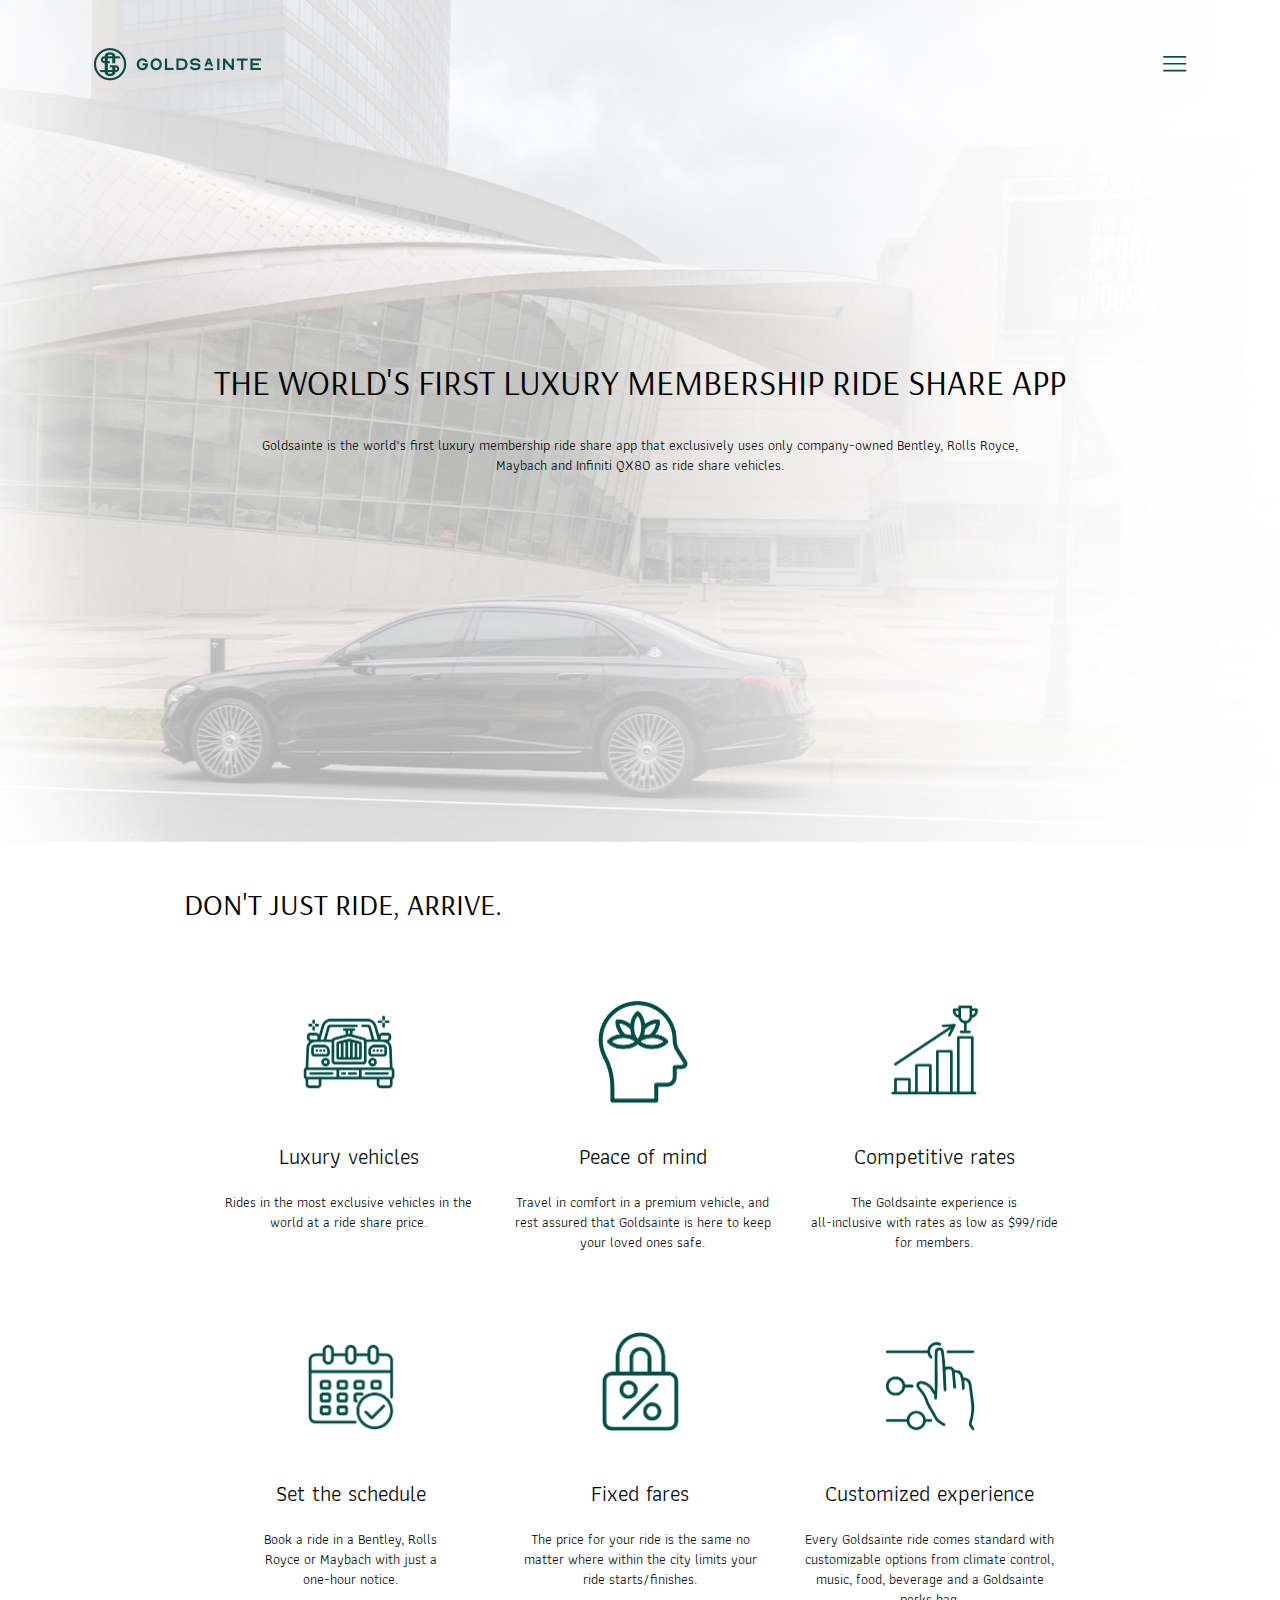
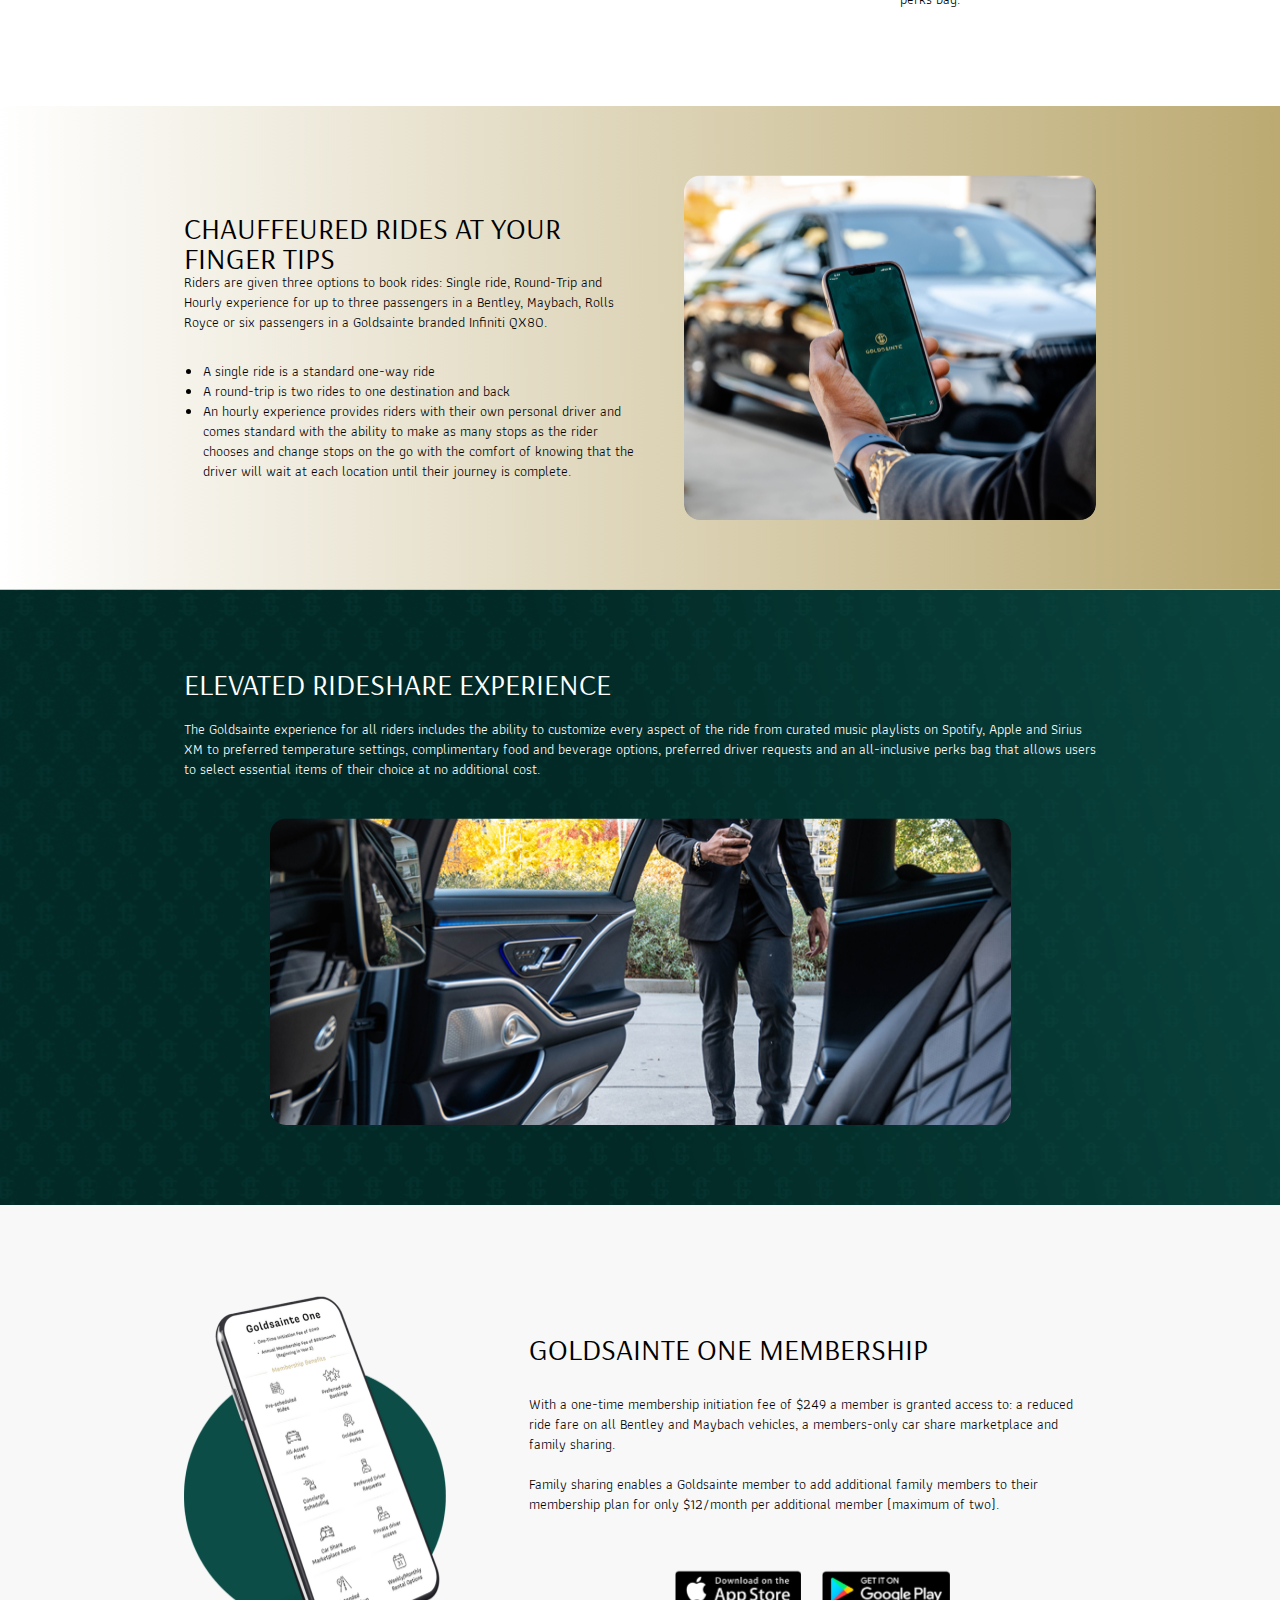
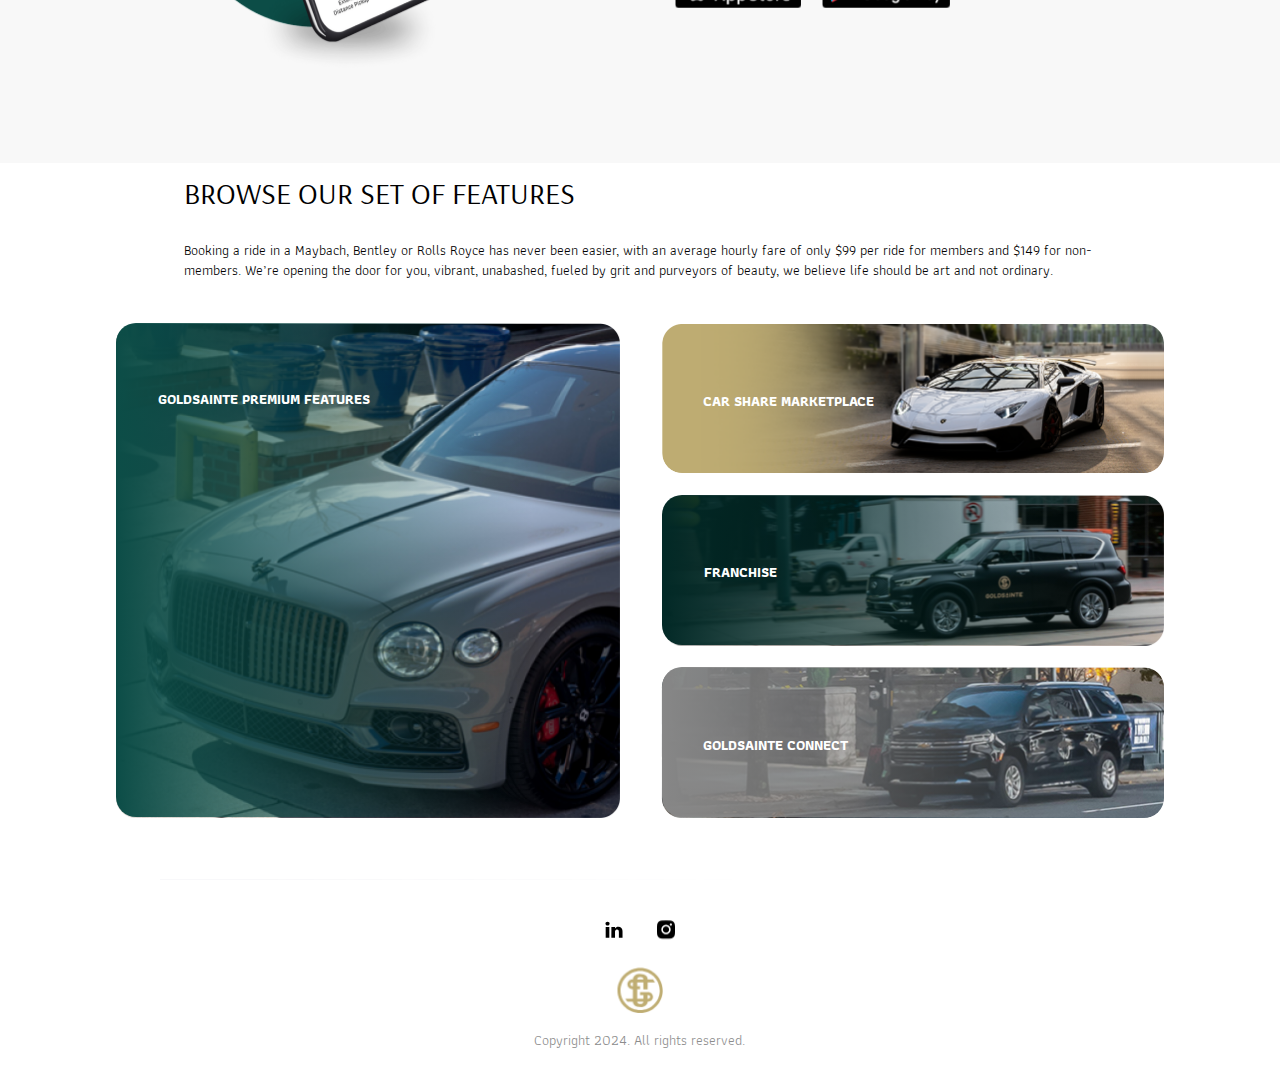
<file: index.html>
<!DOCTYPE html>
<html>
  <head>
    <meta charset="utf-8" />
    <meta name="viewport" content="initial-scale=1, width=device-width" />

    <link rel="stylesheet" href="./global.css" />
    <link rel="stylesheet" href="./index.css" />
    <link
      rel="stylesheet"
      href="https://fonts.googleapis.com/css2?family=Arsenal:wght@400;700&display=swap"
    />
    <link
      rel="stylesheet"
      href="https://fonts.googleapis.com/css2?family=Athiti:wght@400;500;600;700&display=swap"
    />
    <link
      rel="stylesheet"
      href="https://fonts.googleapis.com/css2?family=DM Sans:wght@400&display=swap"
    />

    <style>
      @font-face {
        :font-family: "Covik Sans";
        src: url("/public/Covik-Sans-Regular.otf");
        font-weight: 400;
      }
      @font-face {
        :font-family: "Covik Sans";
        src: url("/public/Covik-Sans-Bold.otf");
        font-weight: 700;
      }
      @font-face {
        :font-family: "Covik Sans";
        src: url("/public/Covik-Sans-Regular.otf");
        font-weight: 900;
      }
      @font-face {
        :font-family: "Chiffon";
        src: url("/public/Chiffon.otf");
        font-weight: 400;
      }
    </style>
  </head>
  <body>
    <div class="index">
      <div class="homehero">
        <img
          class="home-hero-white-icon"
          alt=""
          src="./public/homeherowhite@2x.png"
        />

        <div class="homehero-inner">
          <div class="frame-wrapper">
            <div class="heading-parent">
              <div class="heading">
                THE WORLD'S FIRST LUXURY MEMBERSHIP RIDE SHARE APP
              </div>
              <div class="paragraph">
                Goldsainte is the world’s first luxury membership ride share app
                that exclusively uses only company-owned Bentley, Rolls Royce,
                Maybach and Infiniti QX80 as ride share vehicles.
              </div>
            </div>
          </div>
        </div>
        <div class="home-main-logo-nav">
          <a class="primary-horizontal-logo-gold-1"> </a>
          <button class="hamburger-menu1-wrapper" id="frameButton">
            <img
              class="hamburger-menu1-icon"
              alt=""
              src="./public/hamburgermenu12.svg"
            />
          </button>
        </div>
      </div>
      <div class="home-h1">
        <div class="home-h1-inner">
          <div class="big-number-parent">
            <div class="big-number">
              <p class="dont-just-ride">Don't Just Ride, ARRIVE.</p>
              <p class="blank-line">&nbsp;</p>
              <p class="blank-line">&nbsp;</p>
            </div>
            <div class="luxury-parent">
              <div class="luxury">
                <img
                  class="luxury-rr-icon"
                  alt=""
                  src="./public/luxuryrr@2x.png"
                />

                <div class="big-number1">
                  <p class="luxury-vehicles">Luxury vehicles</p>
                  <p class="rides-in-the">&nbsp;</p>
                  <p class="rides-in-the">
                    Rides in the most exclusive vehicles in the world at a ride
                    share price.
                  </p>
                </div>
              </div>
              <div class="luxury">
                <img
                  class="luxury-rr-icon"
                  alt=""
                  src="./public/peaceofmind@2x.png"
                />

                <div class="big-number1">
                  <p class="luxury-vehicles">Peace of mind</p>
                  <p class="rides-in-the">&nbsp;</p>
                  <p class="rides-in-the">
                    Travel in comfort in a premium vehicle, and rest assured
                    that Goldsainte is here to keep your loved ones safe.
                  </p>
                </div>
              </div>
              <div class="competitive-rates">
                <img
                  class="competitiverates-icon"
                  alt=""
                  src="./public/competitiverates@2x.png"
                />

                <div class="big-number3">
                  <p class="luxury-vehicles">Competitive rates</p>
                  <p class="rides-in-the">&nbsp;</p>
                  <p class="rides-in-the">The Goldsainte experience is</p>
                  <p class="rides-in-the">
                    all-inclusive with rates as low as $99/ride for members.
                  </p>
                </div>
              </div>
              <div class="competitive-rates">
                <img
                  class="competitiverates-icon"
                  alt=""
                  src="./public/set-the-schedule@2x.png"
                />

                <div class="big-number3">
                  <p class="luxury-vehicles">Set the schedule</p>
                  <p class="rides-in-the">&nbsp;</p>
                  <p class="rides-in-the">Book a ride in a Bentley, Rolls</p>
                  <p class="rides-in-the">Royce or Maybach with just a</p>
                  <p class="rides-in-the">one-hour notice.</p>
                </div>
              </div>
              <div class="fixed-fares">
                <img
                  class="fixedfares-icon"
                  alt=""
                  src="./public/fixedfares@2x.png"
                />

                <div class="big-number5">
                  <p class="luxury-vehicles">Fixed fares</p>
                  <p class="rides-in-the">&nbsp;</p>
                  <p class="rides-in-the">
                    The price for your ride is the same no matter where within
                    the city limits your ride starts/finishes.
                  </p>
                </div>
              </div>
              <div class="customized-experience">
                <img
                  class="customizedexperience-icon"
                  alt=""
                  src="./public/customizedexperience@2x.png"
                />

                <div class="big-number3">
                  <p class="luxury-vehicles">Customized experience</p>
                  <p class="rides-in-the">&nbsp;</p>
                  <p class="rides-in-the">
                    Every Goldsainte ride comes standard with customizable
                    options from climate control, music, food, beverage and a
                    Goldsainte perks bag.
                  </p>
                </div>
              </div>
            </div>
          </div>
        </div>
      </div>
      <div class="home-h2">
        <div class="frame-parent">
          <div class="feature-title-parent">
            <div class="feature-title">
              chauffeured Rides at your finger tips
            </div>
            <div class="text">
              Riders are given three options to book rides: Single ride,
              Round-Trip and Hourly experience for up to three passengers in a
              Bentley, Maybach, Rolls Royce or six passengers in a Goldsainte
              branded Infiniti QX80.
            </div>
            <div class="text">
              <ul class="a-single-ride-is-a-standard-on">
                <li class="a-single-ride">
                  A single ride is a standard one-way ride
                </li>
                <li class="a-single-ride">
                  A round-trip is two rides to one destination and back
                </li>
                <li>
                  An hourly experience provides riders with their own personal
                  driver and comes standard with the ability to make as many
                  stops as the rider chooses and change stops on the go with the
                  comfort of knowing that the driver will wait at each location
                  until their journey is complete.
                </li>
              </ul>
            </div>
          </div>
          <img
            class="goldsainte-app-phone-maybach-m-icon"
            alt=""
            src="./public/goldsainteappphonemaybachmanrideshare@2x.png"
          />
        </div>
      </div>
      <div class="home-h3">
        <div class="frame-group">
          <div class="frame-container">
            <div class="feature-title-group">
              <div class="feature-title1">ELEVATED RIDESHARE EXPERIENCE</div>
              <div class="title">
                The Goldsainte experience for all riders includes the ability to
                customize every aspect of the ride from curated music playlists
                on Spotify, Apple and Sirius XM to preferred temperature
                settings, complimentary food and beverage options, preferred
                driver requests and an all-inclusive perks bag that allows users
                to select essential items of their choice at no additional cost.
              </div>
            </div>
            <div class="man-walking-into-mm-car-ridesh-wrapper">
              <img
                class="man-walking-into-mm-car-ridesh-icon"
                alt=""
                src="./public/manwalkingintommcarrideshare@2x.png"
              />
            </div>
          </div>
          <img
            class="video-placeholder-icon"
            alt=""
            src="./public/video-placeholder@2x.png"
          />
        </div>
      </div>
      <div class="home-h4">
        <div class="home-h4-inner">
          <div class="image-8-parent">
            <img class="image-8-icon" alt="" src="./public/image-8@2x.png" />

            <div class="headings-parent">
              <div class="headings">Goldsainte one Membership</div>
              <div class="paragraph1">
                <p class="blank-line">
                  With a one-time membership initiation fee of $249 a member is
                  granted access to: a reduced ride fare on all Bentley and
                  Maybach vehicles, a members-only car share marketplace and
                  family sharing.
                </p>
                <p class="blank-line">&nbsp;</p>
                <p class="blank-line">
                  Family sharing enables a Goldsainte member to add additional
                  family members to their membership plan for only $12/month per
                  additional member (maximum of two).
                </p>
              </div>
              <div class="image-10-parent">
                <a
                  class="image-10"
                  href="https://apps.apple.com/bm/app/goldsainte/id6445999234"
                  target="_blank"
                >
                </a>
                <a
                  class="image-9"
                  href="https://play.google.com/store/apps/datasafety?id=com.goldsainte&hl=en_US&gl=US&pli=1"
                >
                </a>
              </div>
            </div>
          </div>
        </div>
      </div>
      <div class="home-h5">
        <div class="heading-group">
          <div class="heading1">Browse our set of features</div>
          <div class="paragraph2">
            Booking a ride in a Maybach, Bentley or Rolls Royce has never been
            easier, with an average hourly fare of only $99 per ride for members
            and $149 for non-members. We’re opening the door for you, vibrant,
            unabashed, fueled by grit and purveyors of beauty, we believe life
            should be art and not ordinary.
          </div>
        </div>
      </div>
      <div class="home-h6">
        <div class="frameservice-wrapper">
          <div class="frameservice">
            <a class="card-main" id="cardMain">
              <img
                class="image-placeholder-icon"
                alt=""
                src="./public/image-placeholder@2x.png"
              />

              <div class="card-main-child"></div>
              <b class="card-heading">GOLDSAINTE PREMIUM Features</b>
            </a>
            <div class="frame-all-features">
              <div class="card1" id="card1Container">
                <a class="image-placeholder">
                  <img
                    class="goldsainte-luxury-car-share-ma-icon"
                    alt=""
                    src="./public/goldsainteluxurycarsharemarketplace@2x.png"
                  />
                </a>
                <b class="card-heading1">CAR SHARE MARKETPLACE</b>
              </div>
              <div class="card2" id="card2Container">
                <img
                  class="mask-group-icon"
                  alt=""
                  src="./public/mask-group@2x.png"
                />

                <div class="container" id="container"></div>
                <b class="card-heading2">Franchise</b>
              </div>
              <div class="card1" id="card4Container">
                <a class="image-placeholder1">
                  <img
                    class="goldsainte-connect-web-image2-icon"
                    alt=""
                    src="./public/goldsainteconnectwebimage2@2x.png"
                  />

                  <div class="container1" id="container"></div>
                </a>
                <b class="card-heading3">GOLDSAINTE CONNECT</b>
              </div>
            </div>
          </div>
        </div>
      </div>
      <div class="homefooter">
        <div class="homefooter-inner">
          <div class="frame-div">
            <div class="heading-container">
              <b class="heading2">Contact Us</b>
              <div class="paragraph3">
                <span class="you-are-invited"
                  >You are invited to contact us using this form or by email
                  at:</span
                >
                <span class="span"> </span>
                <a
                  class="infogoldsaintecom"
                  href="https://goldsainte69446.activehosted.com/f/1"
                  target="_blank"
                >
                  <span class="infogoldsaintecom1">info@goldsainte.com</span>
                </a>
              </div>
            </div>
            <div class="divider-wrapper">
              <img class="divider-icon" alt="" src="./public/divider.svg" />
            </div>
            <div class="contact-info-parent">
              <div class="contact-info">
                <div class="social-media-container3-wrapper">
                  <div class="social-media-container3">
                    <a
                      class="social-media-icon-squarelinke"
                      href="https://www.linkedin.com/company/goldsainte/mycompany/"
                      id="socialMediaIconSquareLinke"
                    >
                      <img
                        class="social-media-icon-squarelinke-child"
                        alt=""
                        src="./public/group-73.svg"
                      />
                    </a>
                    <img
                      class="social-media-icon-squareinsta"
                      alt=""
                      src="./public/social-media-icon-squareinstagram2@2x.png"
                      id="socialMediaIconSquareInsta"
                    />
                  </div>
                </div>
              </div>
              <img
                class="goldsainte-gold-logo-home-icon"
                alt=""
                src="./public/goldsaintegoldlogohome@2x.png"
              />

              <div class="email">Copyright 2024. All rights reserved.</div>
            </div>
          </div>
        </div>
      </div>
    </div>

    <div id="menuhome" class="popup-overlay" style="display: none">
      <div class="menuhome" data-animate-on-scroll>
        <img
          class="logomark-seal-green-1-icon"
          alt=""
          src="./public/logomarksealgreen-2@2x.png"
        />

        <div class="sections1">
          <a class="about" href="./aboutus.html">about</a>
          <div class="sections-child1"></div>
          <a class="about" href="./membership.html">membership</a>
          <div class="sections-child1"></div>
          <a class="about" href="./partnerwithus.html">partner</a>
          <div class="sections-child1"></div>
          <a class="about" href="./carshare.html">Car Share</a>
          <div class="sections-child1"></div>
          <a class="about" href="./connect.html">connect</a>
          <div class="sections-child1"></div>
          <a class="about" href="./faq.html">faq</a>
          <div class="sections-child1"></div>
          <a class="about" href="./franchisehome.html">Franchise</a>
        </div>
      </div>
    </div>

    <script>
      var scrollAnimElements = document.querySelectorAll("[data-animate-on-scroll]");
      var observer = new IntersectionObserver(
        (entries) => {
          for (const entry of entries) {
            if (entry.isIntersecting || entry.intersectionRatio > 0) {
              const targetElement = entry.target;
              targetElement.classList.add("animate");
              observer.unobserve(targetElement);
            }
          }
        },
        {
          threshold: 0.15,
        }
      );
      
      for (let i = 0; i < scrollAnimElements.length; i++) {
        observer.observe(scrollAnimElements[i]);
      }
      
      var frameButton = document.getElementById("frameButton");
      if (frameButton) {
        frameButton.addEventListener("click", function () {
          var drawerOverlay = document.getElementById("menuhome");
          if (!drawerOverlay) return;
          var drawerOverlayStyle = drawerOverlay.style;
          if (drawerOverlayStyle) {
            drawerOverlayStyle.display = "flex";
            drawerOverlayStyle.zIndex = 99;
            drawerOverlayStyle.backgroundColor = "rgba(113, 113, 113, 0.3)";
            drawerOverlayStyle.alignItems = "flex-start";
            drawerOverlayStyle.justifyContent = "";
          }
          drawerOverlay.setAttribute("closable", "");
      
          var onClick =
            drawerOverlay.onClick ||
            function (e) {
              if (
                e.target === drawerOverlay &&
                drawerOverlay.hasAttribute("closable")
              ) {
                drawerOverlayStyle.display = "none";
              }
            };
          drawerOverlay.addEventListener("click", onClick);
        });
      }
      
      var cardMain = document.getElementById("cardMain");
      if (cardMain) {
        cardMain.addEventListener("click", function (e) {
          window.location.href = "./aboutus.html";
        });
      }
      
      var card1Container = document.getElementById("card1Container");
      if (card1Container) {
        card1Container.addEventListener("click", function (e) {
          window.location.href = "./carshare.html";
        });
      }
      
      var container = document.getElementById("container");
      if (container) {
        container.addEventListener("click", function (e) {
          // Please sync "franchisehome " to the project
        });
      }
      
      var card2Container = document.getElementById("card2Container");
      if (card2Container) {
        card2Container.addEventListener("click", function (e) {
          // Please sync "gsfranchisehome " to the project
        });
      }
      
      var card4Container = document.getElementById("card4Container");
      if (card4Container) {
        card4Container.addEventListener("click", function (e) {
          window.location.href = "./connect.html";
        });
      }
      
      var socialMediaIconSquareLinke = document.getElementById(
        "socialMediaIconSquareLinke"
      );
      if (socialMediaIconSquareLinke) {
        socialMediaIconSquareLinke.addEventListener("click", function () {
          window.open("https://www.linkedin.com/company/goldsainte/mycompany/");
        });
      }
      
      var socialMediaIconSquareInsta = document.getElementById(
        "socialMediaIconSquareInsta"
      );
      if (socialMediaIconSquareInsta) {
        socialMediaIconSquareInsta.addEventListener("click", function () {
          window.open("https://www.instagram.com/goldsainte/");
        });
      }
      </script>
  </body>
</html>
</file>
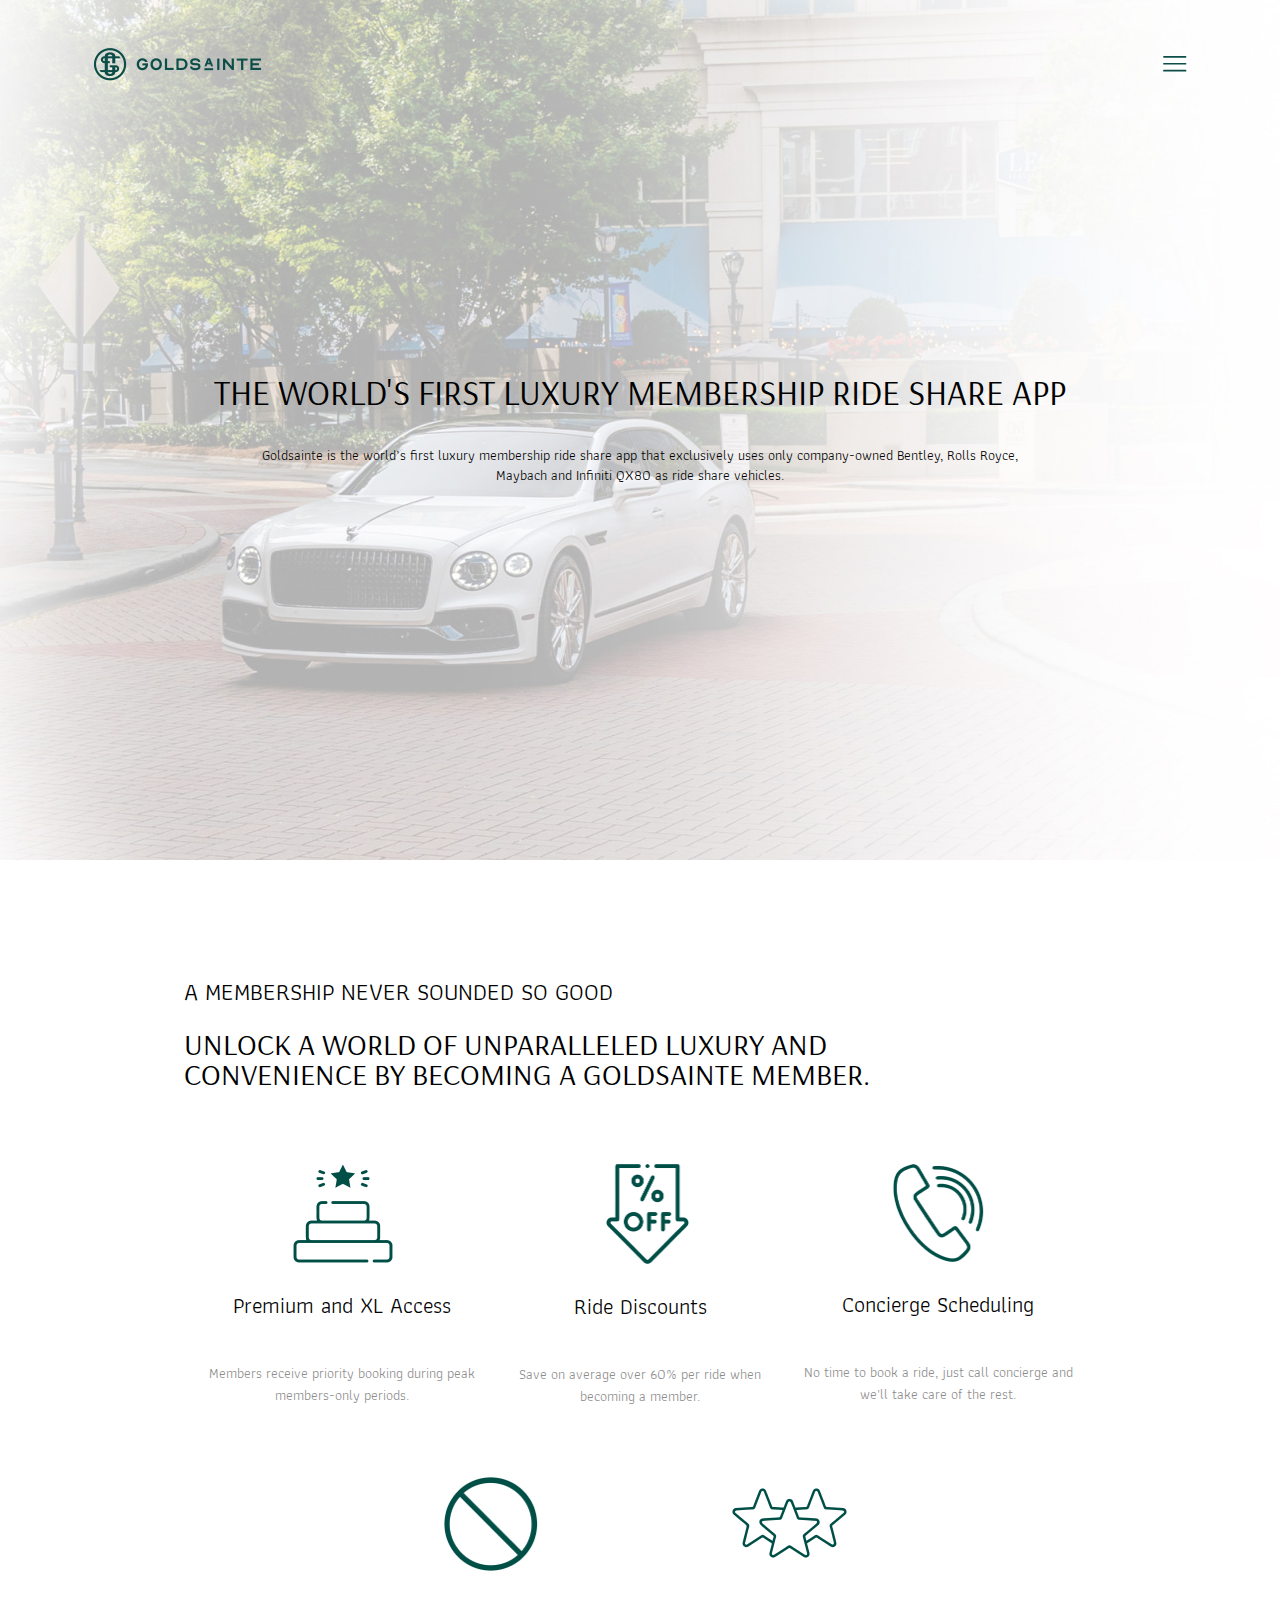
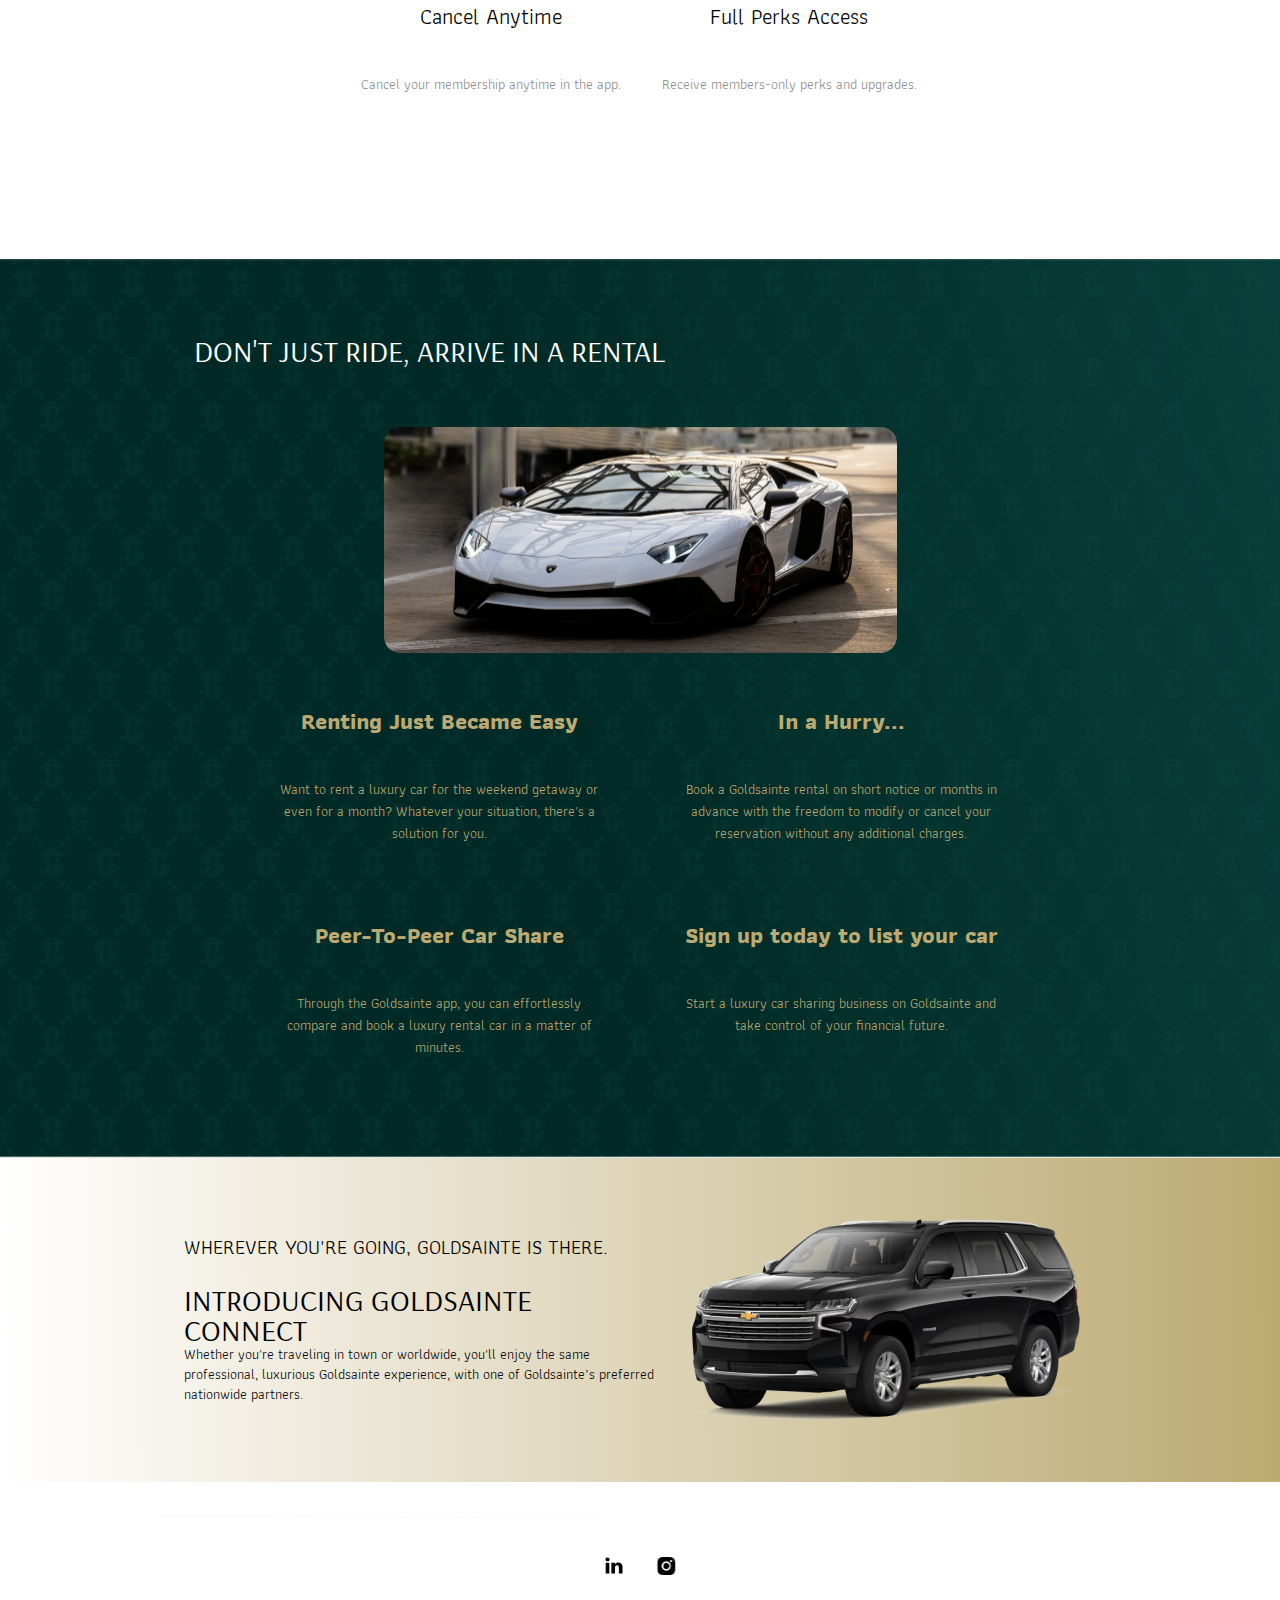
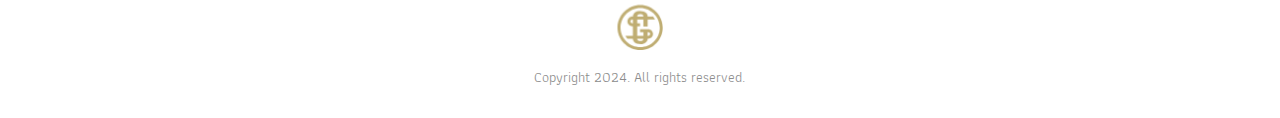
<file: aboutus.html>
<!DOCTYPE html>
<html>
  <head>
    <meta charset="utf-8" />
    <meta name="viewport" content="initial-scale=1, width=device-width" />

    <link rel="stylesheet" href="./global.css" />
    <link rel="stylesheet" href="./aboutus.css" />
    <link
      rel="stylesheet"
      href="https://fonts.googleapis.com/css2?family=Arsenal:wght@400;700&display=swap"
    />
    <link
      rel="stylesheet"
      href="https://fonts.googleapis.com/css2?family=Athiti:wght@400;500;600;700&display=swap"
    />
    <link
      rel="stylesheet"
      href="https://fonts.googleapis.com/css2?family=DM Sans:wght@400&display=swap"
    />

    <style>
      @font-face {
        :font-family: "Covik Sans";
        src: url("/public/Covik-Sans-Regular.otf");
        font-weight: 400;
      }
      @font-face {
        :font-family: "Covik Sans";
        src: url("/public/Covik-Sans-Bold.otf");
        font-weight: 700;
      }
      @font-face {
        :font-family: "Covik Sans";
        src: url("/public/Covik-Sans-Regular.otf");
        font-weight: 900;
      }
      @font-face {
        :font-family: "Chiffon";
        src: url("/public/Chiffon.otf");
        font-weight: 400;
      }
    </style>
  </head>
  <body>
    <div class="aboutus">
      <div class="abouthero">
        <img
          class="about-hero-white-icon"
          alt=""
          src="./public/aboutherowhite@2x.png"
        />

        <div class="abouthero-inner">
          <div class="frame-wrapper29">
            <div class="heading-parent30">
              <div class="heading34">
                THE WORLD'S FIRST LUXURY MEMBERSHIP RIDE SHARE APP
              </div>
              <div class="paragraph66">
                Goldsainte is the world’s first luxury membership ride share app
                that exclusively uses only company-owned Bentley, Rolls Royce,
                Maybach and Infiniti QX80 as ride share vehicles.
              </div>
            </div>
          </div>
        </div>
        <div class="about-us-main-logo-nav">
          <a
            class="primary-horizontal-logo-green-6"
            href="./index.html"
            id="primaryHorizontalLogoGreen"
          >
          </a>
          <button class="hamburger-menu2-wrapper" id="frameButton">
            <img
              class="hamburger-menu2-icon"
              alt=""
              src="./public/hamburgermenu11.svg"
            />
          </button>
        </div>
      </div>
      <div class="about-us-h1">
        <div class="frame-about-us">
          <div class="frame-about-us-inner">
            <div class="frame-parent32">
              <div class="headings-wrapper12">
                <div class="headings15">A MEMBERSHIP NEVER SOUNDED SO GOOD</div>
              </div>
              <div class="headings-wrapper13">
                <div class="headings16">
                  <p class="unlock-a-world">
                    Unlock a world of unparalleled luxury and convenience by
                    becoming a Goldsainte member.
                  </p>
                </div>
              </div>
            </div>
          </div>
          <div class="goldsainte-premium-and-xl-acc-parent">
            <div class="goldsainte-premium-and-xl-acc1">
              <div class="paragraph67">
                <p class="premium-and-xl-access">
                  <span>
                    <span class="premium-and-xl">Premium and XL Access</span>
                  </span>
                </p>
                <p class="unlock-a-world">
                  <span>
                    <span class="blank-line257">&nbsp;</span>
                  </span>
                </p>
                <p class="save-on-average-over-60-per-r">
                  <span>
                    <span class="members-receive-priority"
                      >Members receive priority booking during peak members-only
                      periods.</span
                    >
                  </span>
                </p>
                <p class="blank-line258">&nbsp;</p>
                <p class="blank-line258">&nbsp;</p>
                <p class="blank-line258">&nbsp;</p>
              </div>
              <img class="access-icon1" alt="" src="./public/access@2x.png" />
            </div>
            <div class="ride-discounts">
              <div class="paragraph68">
                <p class="premium-and-xl-access">
                  <span>
                    <span class="blank-line257">
                      <span>Ride Discounts</span>
                    </span>
                  </span>
                </p>
                <p class="unlock-a-world">
                  <span>
                    <span class="blank-line257">
                      <span>&nbsp;</span>
                    </span>
                  </span>
                </p>
                <p class="save-on-average-over-60-per-r">
                  <span>
                    <span class="members-receive-priority"
                      >Save on average over 60% per ride when becoming a
                      member.</span
                    >
                  </span>
                </p>
                <p class="blank-line258">&nbsp;</p>
                <p class="blank-line258">&nbsp;</p>
                <p class="blank-line258">&nbsp;</p>
                <p class="blank-line258">&nbsp;</p>
              </div>
              <img
                class="ridediscounts-icon"
                alt=""
                src="./public/ridediscounts@2x.png"
              />
            </div>
            <div class="concierge-scheduling">
              <div class="paragraph69">
                <p class="premium-and-xl-access">
                  <span>
                    <span class="blank-line257">
                      <span>Concierge Scheduling</span>
                    </span>
                  </span>
                </p>
                <p class="unlock-a-world">
                  <span>
                    <span class="blank-line257">
                      <span>&nbsp;</span>
                    </span>
                  </span>
                </p>
                <p class="save-on-average-over-60-per-r">
                  <span>
                    <span class="members-receive-priority"
                      >No time to book a ride, just call concierge and we'll
                      take care of the rest.</span
                    >
                  </span>
                </p>
                <p class="blank-line258">&nbsp;</p>
                <p class="blank-line258">&nbsp;</p>
                <p class="blank-line258">&nbsp;</p>
                <p class="blank-line258">&nbsp;</p>
              </div>
              <img
                class="conciergescheduling-icon"
                alt=""
                src="./public/conciergescheduling@2x.png"
              />
            </div>
            <div class="ride-discounts">
              <div class="paragraph68">
                <p class="premium-and-xl-access">
                  <span>
                    <span class="blank-line257">
                      <span>Cancel Anytime</span>
                    </span>
                  </span>
                </p>
                <p class="unlock-a-world">
                  <span>
                    <span class="blank-line257">
                      <span>&nbsp;</span>
                    </span>
                  </span>
                </p>
                <p class="save-on-average-over-60-per-r">
                  <span>
                    <span class="members-receive-priority"
                      >Cancel your membership anytime in the app.</span
                    >
                  </span>
                </p>
                <p class="blank-line258">&nbsp;</p>
                <p class="blank-line258">&nbsp;</p>
                <p class="blank-line258">&nbsp;</p>
                <p class="blank-line258">&nbsp;</p>
              </div>
              <img
                class="cancelanytime-icon"
                alt=""
                src="./public/cancelanytime@2x.png"
              />
            </div>
            <div class="ride-discounts">
              <div class="paragraph68">
                <p class="premium-and-xl-access">
                  <span>
                    <span class="blank-line257">
                      <span>Full Perks Access</span>
                    </span>
                  </span>
                </p>
                <p class="unlock-a-world">
                  <span>
                    <span class="blank-line257">
                      <span>&nbsp;</span>
                    </span>
                  </span>
                </p>
                <p class="save-on-average-over-60-per-r">
                  <span>
                    <span class="members-receive-priority"
                      >Receive members-only perks and upgrades.</span
                    >
                  </span>
                </p>
                <p class="blank-line258">&nbsp;</p>
                <p class="blank-line258">&nbsp;</p>
              </div>
              <img
                class="fullperksaccess-icon"
                alt=""
                src="./public/fullperksaccess@2x.png"
              />
            </div>
          </div>
        </div>
      </div>
      <div class="about-us-h2">
        <div class="about-us-h2-inner">
          <div class="frame-parent33">
            <div class="big-number-wrapper1">
              <div class="big-number17">
                Don't Just Ride, Arrive in a RENTAL
              </div>
            </div>
            <div class="white-sportscar-marketpace-wrapper">
              <img
                class="white-sportscar-marketpace-icon"
                alt=""
                src="./public/whitesportscarmarketpace@2x.png"
              />
            </div>
            <div class="frame-parent34">
              <div class="big-number-wrapper2">
                <div class="big-number18">
                  <p class="unlock-a-world">
                    <span class="blank-line257">
                      <b>Renting Just Became Easy</b>
                    </span>
                  </p>
                  <p class="blank-line283">
                    <span>
                      <span class="blank-line257">
                        <span>&nbsp;</span>
                      </span>
                    </span>
                  </p>
                  <p class="save-on-average-over-60-per-r">
                    <span>
                      <span class="members-receive-priority"
                        >Want to rent a luxury car for the weekend getaway or
                        even for a month? Whatever your situation, there's a
                        solution for you.</span
                      >
                    </span>
                  </p>
                </div>
              </div>
              <div class="big-number-wrapper2">
                <div class="big-number18">
                  <p class="unlock-a-world">
                    <span class="blank-line257">
                      <b>In a Hurry...</b>
                    </span>
                  </p>
                  <p class="blank-line283">
                    <span>
                      <span class="blank-line257">
                        <span>&nbsp;</span>
                      </span>
                    </span>
                  </p>
                  <p class="save-on-average-over-60-per-r">
                    <span>
                      <span class="members-receive-priority"
                        >Book a Goldsainte rental on short notice or months in
                        advance with the freedom to modify or cancel your
                        reservation without any additional charges.</span
                      >
                    </span>
                  </p>
                </div>
              </div>
              <div class="big-number-wrapper2">
                <div class="big-number18">
                  <p class="unlock-a-world">
                    <span class="blank-line257">
                      <b>Peer-To-Peer Car Share</b>
                    </span>
                  </p>
                  <p class="blank-line283">
                    <span>
                      <span class="blank-line257">
                        <span>&nbsp;</span>
                      </span>
                    </span>
                  </p>
                  <p class="save-on-average-over-60-per-r">
                    <span>
                      <span class="members-receive-priority"
                        >Through the Goldsainte app, you can effortlessly
                        compare and book a luxury rental car in a matter of
                        minutes.</span
                      >
                    </span>
                  </p>
                </div>
              </div>
              <div class="big-number-wrapper2">
                <div class="big-number18">
                  <p class="unlock-a-world">
                    <span class="blank-line257">
                      <b>Sign up today to list your car</b>
                    </span>
                  </p>
                  <p class="blank-line283">
                    <span>
                      <span class="blank-line257">
                        <span>&nbsp;</span>
                      </span>
                    </span>
                  </p>
                  <p class="save-on-average-over-60-per-r">
                    <span>
                      <span class="members-receive-priority"
                        >Start a luxury car sharing business on Goldsainte and
                        take control of your financial future.</span
                      >
                    </span>
                  </p>
                </div>
              </div>
            </div>
          </div>
        </div>
      </div>
      <div class="about-us-h3">
        <div class="rectangle-parent4">
          <div class="frame-child5"></div>
          <div class="feature-title-parent10">
            <div class="feature-title19">
              <p class="unlock-a-world">
                Wherever You're Going, Goldsainte is there.
              </p>
            </div>
            <div class="text8">Introducing Goldsainte Connect</div>
            <div class="text9">
              Whether you're traveling in town or worldwide, you'll enjoy the
              same professional, luxurious Goldsainte experience, with one of
              Goldsainte’s preferred nationwide partners.
            </div>
          </div>
          <img
            class="black-ride-share-icon"
            alt=""
            src="./public/blackridesharecarshare@2x.png"
          />
        </div>
      </div>
      <div class="aboutus-footer">
        <div class="aboutus-footer-inner">
          <div class="frame-parent35">
            <div class="heading-parent31">
              <b class="heading35">Contact Us</b>
              <div class="paragraph72">
                <span class="you-are-invited8"
                  >You are invited to contact us using this form or by email
                  at:</span
                >
                <span class="span16"> </span>
                <a
                  class="infogoldsaintecom16"
                  href="https://goldsainte69446.activehosted.com/f/1"
                  target="_blank"
                >
                  <span class="infogoldsaintecom17">info@goldsainte.com</span>
                </a>
              </div>
            </div>
            <div class="divider-wrapper9">
              <img class="divider-icon11" alt="" src="./public/divider.svg" />
            </div>
            <div class="contact-info-parent9">
              <div class="contact-info11">
                <div class="social-media-container3-wrapper4">
                  <div class="social-media-container36">
                    <a
                      class="social-media-icon-squarelinke11"
                      href="https://www.linkedin.com/company/goldsainte/mycompany/"
                      id="socialMediaIconSquareLinke"
                    >
                      <img
                        class="social-media-icon-squarelinke-child3"
                        alt=""
                        src="./public/group-731.svg"
                      />
                    </a>
                    <img
                      class="social-media-icon-squareinsta11"
                      alt=""
                      src="./public/social-media-icon-squareinstagram21@2x.png"
                      id="socialMediaIconSquareInsta"
                    />
                  </div>
                </div>
              </div>
              <img
                class="goldsainte-gold-logo-about-us-icon"
                alt=""
                src="./public/goldsaintegoldlogoaboutus@2x.png"
              />

              <div class="email11">Copyright 2024. All rights reserved.</div>
            </div>
          </div>
        </div>
      </div>
    </div>

    <div id="menuhome" class="popup-overlay" style="display: none">
      <div class="menuhome" data-animate-on-scroll>
        <img
          class="logomark-seal-green-1-icon"
          alt=""
          src="./public/logomarksealgreen-2@2x.png"
        />

        <div class="sections1">
          <a class="about" href="./aboutus.html">about</a>
          <div class="sections-child1"></div>
          <a class="about" href="./membership.html">membership</a>
          <div class="sections-child1"></div>
          <a class="about" href="./partnerwithus.html">partner</a>
          <div class="sections-child1"></div>
          <a class="about" href="./carshare.html">Car Share</a>
          <div class="sections-child1"></div>
          <a class="about" href="./connect.html">connect</a>
          <div class="sections-child1"></div>
          <a class="about" href="./faq.html">faq</a>
          <div class="sections-child1"></div>
          <a class="about" href="./franchisehome.html">Franchise</a>
        </div>
      </div>
    </div>

    <script>
      var scrollAnimElements = document.querySelectorAll("[data-animate-on-scroll]");
      var observer = new IntersectionObserver(
        (entries) => {
          for (const entry of entries) {
            if (entry.isIntersecting || entry.intersectionRatio > 0) {
              const targetElement = entry.target;
              targetElement.classList.add("animate");
              observer.unobserve(targetElement);
            }
          }
        },
        {
          threshold: 0.15,
        }
      );
      
      for (let i = 0; i < scrollAnimElements.length; i++) {
        observer.observe(scrollAnimElements[i]);
      }
      
      var primaryHorizontalLogoGreen = document.getElementById(
        "primaryHorizontalLogoGreen"
      );
      if (primaryHorizontalLogoGreen) {
        primaryHorizontalLogoGreen.addEventListener("click", function (e) {
          window.location.href = "./index1.html";
        });
      }
      
      var frameButton = document.getElementById("frameButton");
      if (frameButton) {
        frameButton.addEventListener("click", function () {
          var drawerOverlay = document.getElementById("menuhome");
          if (!drawerOverlay) return;
          var drawerOverlayStyle = drawerOverlay.style;
          if (drawerOverlayStyle) {
            drawerOverlayStyle.display = "flex";
            drawerOverlayStyle.zIndex = 99;
            drawerOverlayStyle.backgroundColor = "rgba(113, 113, 113, 0.3)";
            drawerOverlayStyle.alignItems = "flex-start";
            drawerOverlayStyle.justifyContent = "";
          }
          drawerOverlay.setAttribute("closable", "");
      
          var onClick =
            drawerOverlay.onClick ||
            function (e) {
              if (
                e.target === drawerOverlay &&
                drawerOverlay.hasAttribute("closable")
              ) {
                drawerOverlayStyle.display = "none";
              }
            };
          drawerOverlay.addEventListener("click", onClick);
        });
      }
      
      var socialMediaIconSquareLinke = document.getElementById(
        "socialMediaIconSquareLinke"
      );
      if (socialMediaIconSquareLinke) {
        socialMediaIconSquareLinke.addEventListener("click", function () {
          window.open("https://www.linkedin.com/company/goldsainte/mycompany/");
        });
      }
      
      var socialMediaIconSquareInsta = document.getElementById(
        "socialMediaIconSquareInsta"
      );
      if (socialMediaIconSquareInsta) {
        socialMediaIconSquareInsta.addEventListener("click", function () {
          window.open("https://www.instagram.com/goldsainte/");
        });
      }
      </script>
  </body>
</html>
</file>
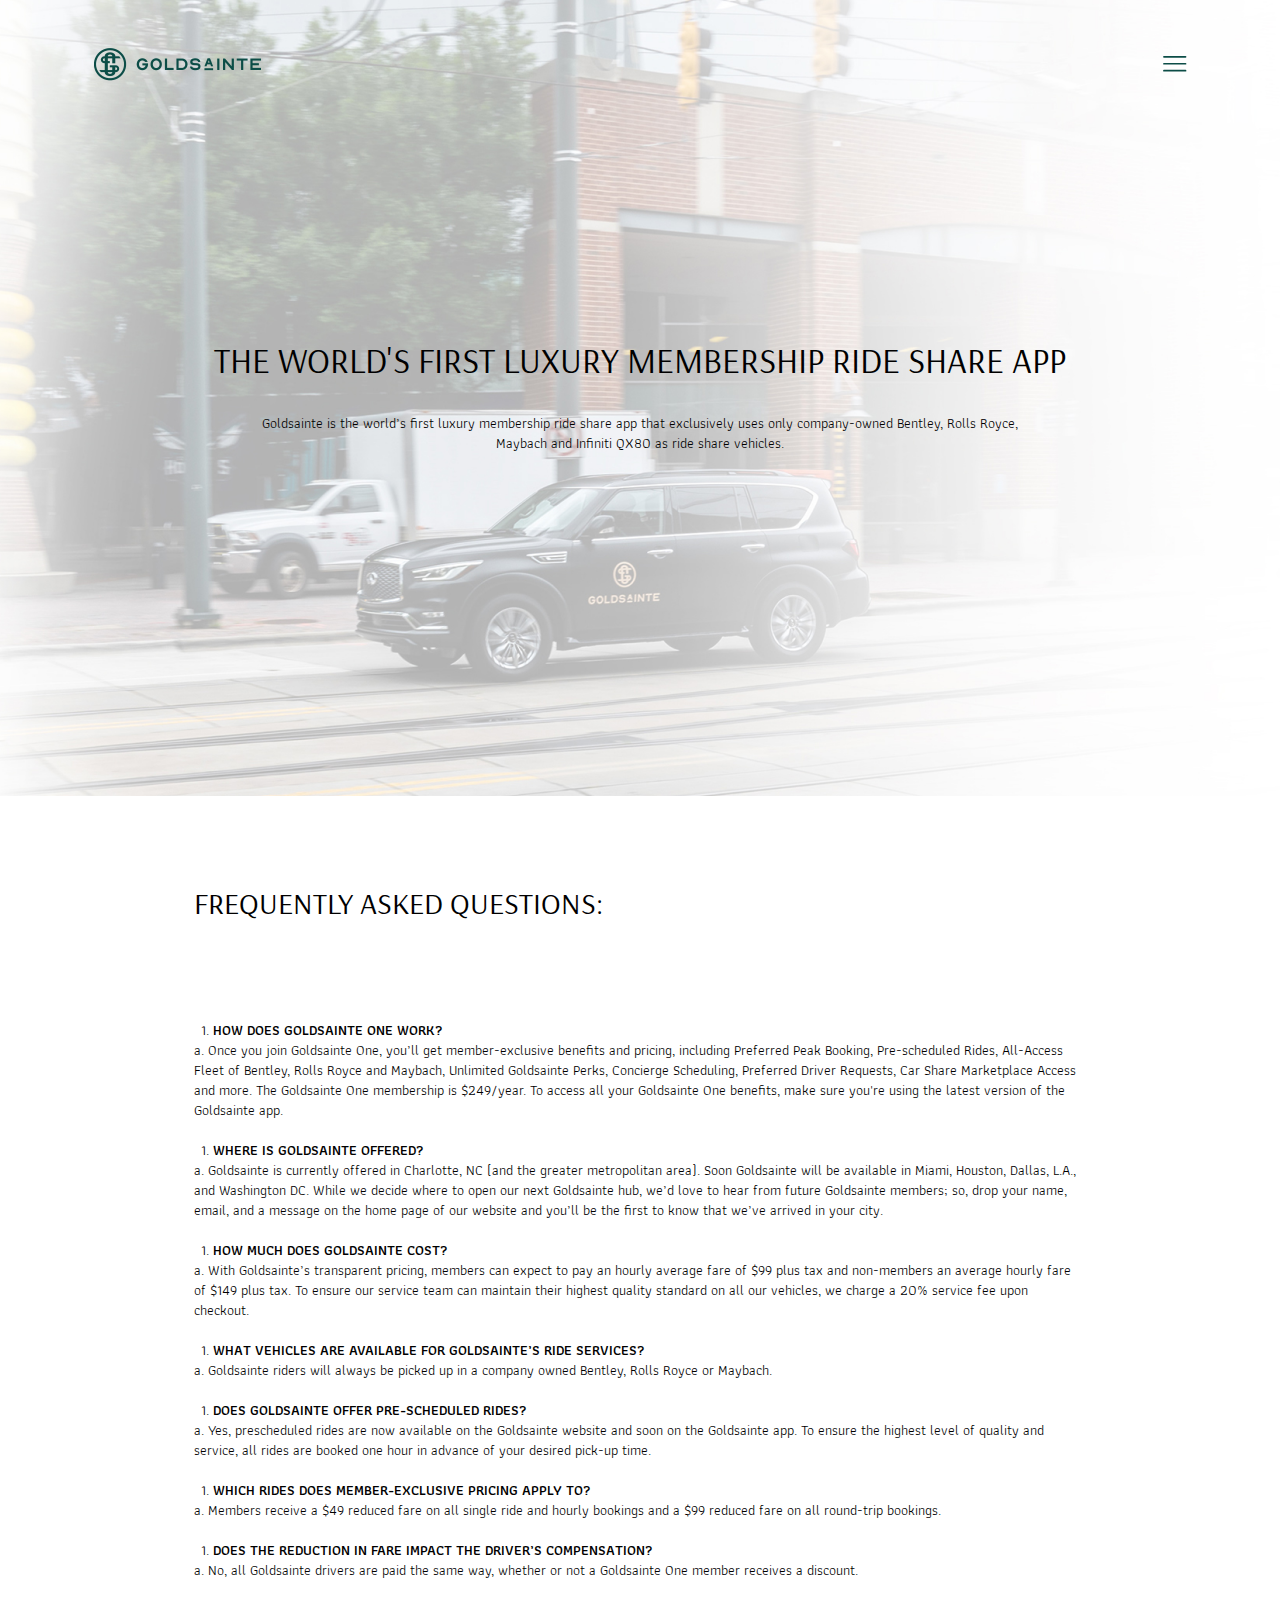
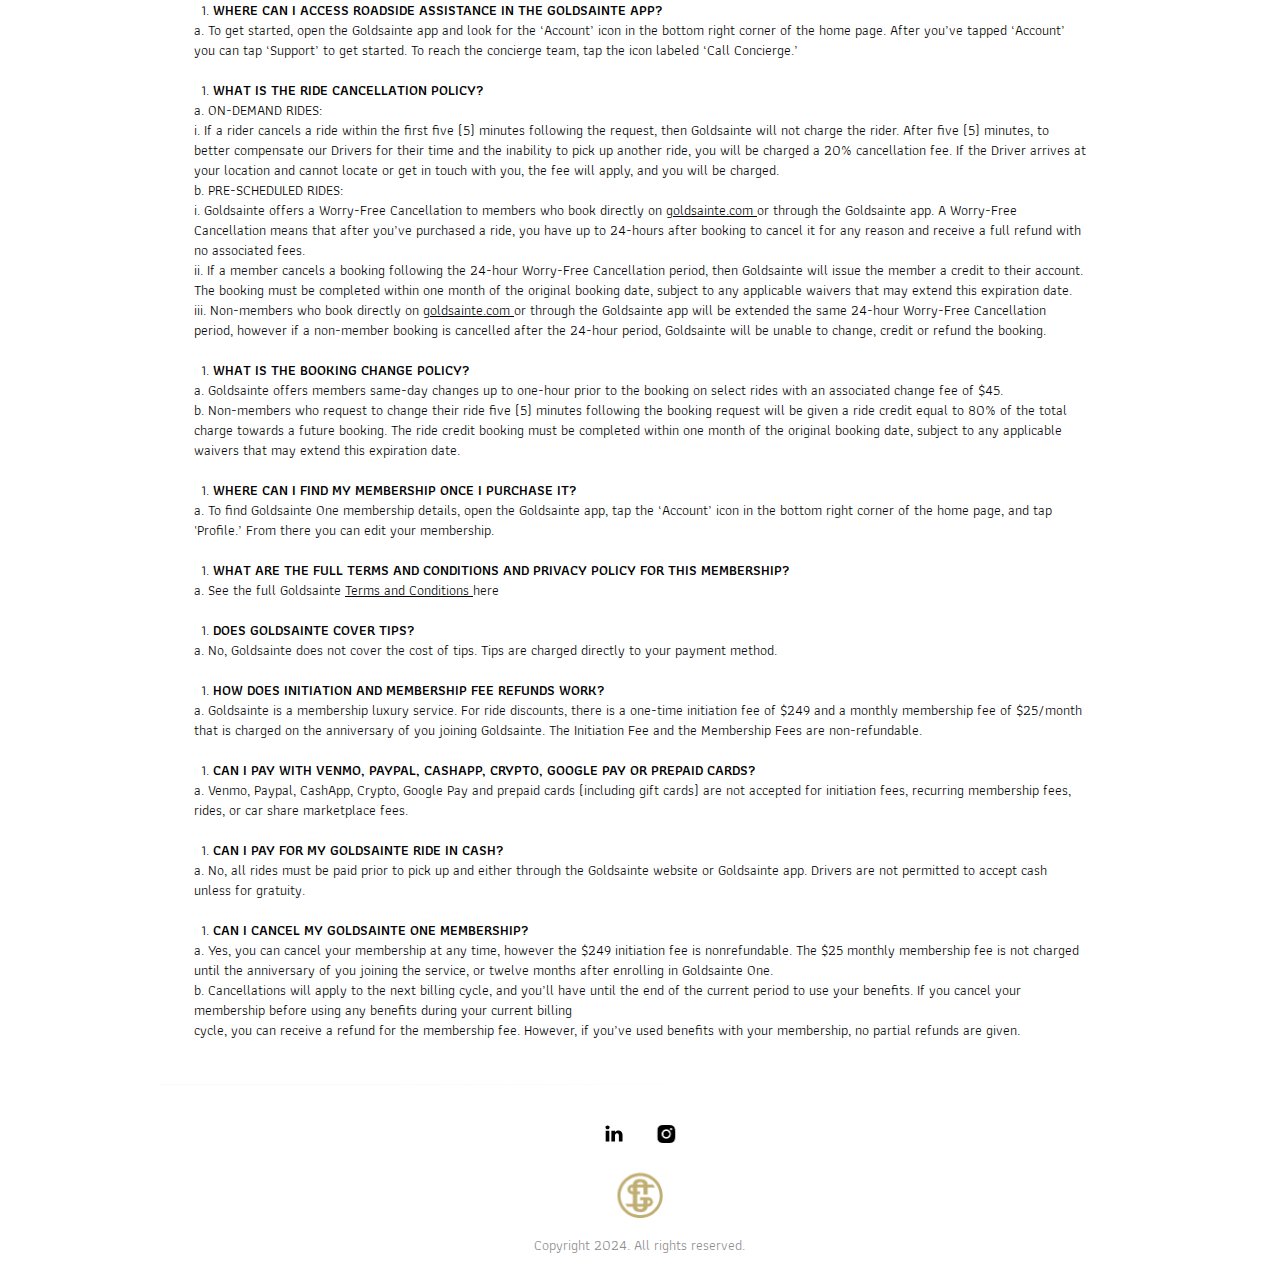
<file: faq.html>
<!DOCTYPE html>
<html>
  <head>
    <meta charset="utf-8" />
    <meta name="viewport" content="initial-scale=1, width=device-width" />

    <link rel="stylesheet" href="./global.css" />
    <link rel="stylesheet" href="./faq.css" />
    <link
      rel="stylesheet"
      href="https://fonts.googleapis.com/css2?family=Arsenal:wght@400;700&display=swap"
    />
    <link
      rel="stylesheet"
      href="https://fonts.googleapis.com/css2?family=Athiti:wght@400;500;600;700&display=swap"
    />
    <link
      rel="stylesheet"
      href="https://fonts.googleapis.com/css2?family=DM Sans:wght@400&display=swap"
    />

    <style>
      @font-face {
        :font-family: "Covik Sans";
        src: url("/public/Covik-Sans-Regular.otf");
        font-weight: 400;
      }
      @font-face {
        :font-family: "Covik Sans";
        src: url("/public/Covik-Sans-Bold.otf");
        font-weight: 700;
      }
      @font-face {
        :font-family: "Covik Sans";
        src: url("/public/Covik-Sans-Regular.otf");
        font-weight: 900;
      }
      @font-face {
        :font-family: "Chiffon";
        src: url("/public/Chiffon.otf");
        font-weight: 400;
      }
    </style>
  </head>
  <body>
    <div class="faq">
      <div class="faq-hero">
        <div class="faq-hero-image-white"></div>
        <div class="faq-hero-child"></div>
        <div class="faq-hero-item"></div>
        <div class="faq-hero-inner">
          <div class="frame-wrapper16">
            <div class="heading-parent12">
              <div class="heading14">
                THE WORLD'S FIRST LUXURY MEMBERSHIP RIDE SHARE APP
              </div>
              <div class="paragraph29">
                Goldsainte is the world’s first luxury membership ride share app
                that exclusively uses only company-owned Bentley, Rolls Royce,
                Maybach and Infiniti QX80 as ride share vehicles.
              </div>
            </div>
          </div>
        </div>
        <div class="faq-main-logo-nav">
          <a
            class="primary-horizontal-logo-gold-f"
            href="./index.html"
            id="primaryHorizontalLogoGoldF"
          >
          </a>
          <button class="hamburger-menu6-wrapper" id="frameButton">
            <img
              class="hamburger-menu6-icon"
              alt=""
              src="./public/hamburgermenu12.svg"
            />
          </button>
        </div>
      </div>
      <div class="faq-h1">
        <div class="frame-parent12">
          <div class="big-number-wrapper">
            <div class="big-number7">FREQUENTLY ASKED QUESTIONS:</div>
          </div>
          <div class="frequently-asked-questions">
            FREQUENTLY ASKED QUESTIONS:
          </div>
        </div>
      </div>
      <div class="faq-h2">
        <div class="frame-parent13">
          <div class="big-number-wrapper">
            <div class="big-number7">FREQUENTLY ASKED QUESTIONS:</div>
          </div>
          <div class="how-does-goldsainte-container">
            <ol class="how-does-goldsainte-one-work">
              <li class="how-does-goldsainte-one-work1">
                <span class="how-does-goldsainte"
                  >HOW DOES GOLDSAINTE ONE WORK?</span
                >
              </li>
            </ol>
            <p class="a-once-you-join-goldsainte-on">
              <span class="a-once-you">
                a. Once you join Goldsainte One, you’ll get member-exclusive
                benefits and pricing, including Preferred Peak Booking,
                Pre-scheduled Rides, All-Access Fleet of Bentley, Rolls Royce
                and Maybach, Unlimited Goldsainte Perks, Concierge Scheduling,
                Preferred Driver Requests, Car Share Marketplace Access and
                more. The Goldsainte One membership is $249/year. To access all
                your Goldsainte One benefits, make sure you're using the latest
                version of the Goldsainte app.</span
              >
            </p>
            <p class="a-once-you-join-goldsainte-on">
              <span class="a-once-you">&nbsp;</span>
            </p>
            <ol class="how-does-goldsainte-one-work">
              <li class="how-does-goldsainte-one-work1">
                <span class="how-does-goldsainte"
                  >WHERE IS GOLDSAINTE OFFERED?</span
                >
              </li>
            </ol>
            <p class="a-once-you-join-goldsainte-on">
              <span class="a-once-you">
                a. Goldsainte is currently offered in Charlotte, NC (and the
                greater metropolitan area). Soon Goldsainte will be available in
                Miami, Houston, Dallas, L.A., and Washington DC. While we decide
                where to open our next Goldsainte hub, we’d love to hear from
                future Goldsainte members; so, drop your name, email, and a
                message on the home page of our website and you’ll be the first
                to know that we’ve arrived in your city.</span
              >
            </p>
            <p class="a-once-you-join-goldsainte-on">
              <span class="a-once-you">&nbsp;</span>
            </p>
            <ol class="how-does-goldsainte-one-work">
              <li class="how-does-goldsainte-one-work1">
                <span class="how-does-goldsainte"
                  >HOW MUCH DOES GOLDSAINTE COST?</span
                >
              </li>
            </ol>
            <p class="a-once-you-join-goldsainte-on">
              <span class="a-once-you">
                a. With Goldsainte’s transparent pricing, members can expect to
                pay an hourly average fare of $99 plus tax and non-members an
                average hourly fare of $149 plus tax. To ensure our service team
                can maintain their highest quality standard on all our vehicles,
                we charge a 20% service fee upon checkout.</span
              >
            </p>
            <p class="a-once-you-join-goldsainte-on">
              <span class="a-once-you">&nbsp;</span>
            </p>
            <ol class="how-does-goldsainte-one-work">
              <li class="how-does-goldsainte-one-work1">
                <span class="how-does-goldsainte"
                  >WHAT VEHICLES ARE AVAILABLE FOR GOLDSAINTE’S RIDE
                  SERVICES?</span
                >
              </li>
            </ol>
            <p class="a-once-you-join-goldsainte-on">
              <span class="a-once-you">
                a. Goldsainte riders will always be picked up in a company owned
                Bentley, Rolls Royce or Maybach.</span
              >
            </p>
            <p class="a-once-you-join-goldsainte-on">
              <span class="a-once-you">&nbsp;</span>
            </p>
            <ol class="how-does-goldsainte-one-work">
              <li class="how-does-goldsainte-one-work1">
                <span class="how-does-goldsainte"
                  >DOES GOLDSAINTE OFFER PRE-SCHEDULED RIDES?</span
                >
              </li>
            </ol>
            <p class="a-once-you-join-goldsainte-on">
              <span class="a-once-you">
                a. Yes, prescheduled rides are now available on the Goldsainte
                website and soon on the Goldsainte app. To ensure the highest
                level of quality and service, all rides are booked one hour in
                advance of your desired pick-up time.</span
              >
            </p>
            <p class="a-once-you-join-goldsainte-on">
              <span class="a-once-you">&nbsp;</span>
            </p>
            <ol class="how-does-goldsainte-one-work">
              <li class="how-does-goldsainte-one-work1">
                <span class="how-does-goldsainte"
                  >WHICH RIDES DOES MEMBER-EXCLUSIVE PRICING APPLY TO?</span
                >
              </li>
            </ol>
            <p class="a-once-you-join-goldsainte-on">
              <span class="a-once-you">
                a. Members receive a $49 reduced fare on all single ride and
                hourly bookings and a $99 reduced fare on all round-trip
                bookings.</span
              >
            </p>
            <p class="a-once-you-join-goldsainte-on">
              <span class="a-once-you">&nbsp;</span>
            </p>
            <ol class="how-does-goldsainte-one-work">
              <li class="how-does-goldsainte-one-work1">
                <span class="how-does-goldsainte"
                  >DOES THE REDUCTION IN FARE IMPACT THE DRIVER’S
                  COMPENSATION?</span
                >
              </li>
            </ol>
            <p class="a-once-you-join-goldsainte-on">
              <span class="a-once-you">
                a. No, all Goldsainte drivers are paid the same way, whether or
                not a Goldsainte One member receives a discount.</span
              >
            </p>
            <p class="a-once-you-join-goldsainte-on">
              <span class="a-once-you">&nbsp;</span>
            </p>
            <ol class="how-does-goldsainte-one-work">
              <li class="how-does-goldsainte-one-work1">
                <span class="how-does-goldsainte"
                  >WHERE CAN I ACCESS ROADSIDE ASSISTANCE IN THE GOLDSAINTE
                  APP?</span
                >
              </li>
            </ol>
            <p class="a-once-you-join-goldsainte-on">
              <span class="a-once-you">
                a. To get started, open the Goldsainte app and look for the
                ‘Account’ icon in the bottom right corner of the home page.
                After you’ve tapped ‘Account’ you can tap ‘Support’ to get
                started. To reach the concierge team, tap the icon labeled ‘Call
                Concierge.’</span
              >
            </p>
            <p class="a-once-you-join-goldsainte-on">
              <span class="a-once-you">&nbsp;</span>
            </p>
            <ol class="how-does-goldsainte-one-work">
              <li class="how-does-goldsainte-one-work1">
                <span class="how-does-goldsainte"
                  >WHAT IS THE RIDE CANCELLATION POLICY?</span
                >
              </li>
            </ol>
            <p class="a-once-you-join-goldsainte-on">
              <span> a. ON-DEMAND RIDES:</span>
            </p>
            <p class="a-once-you-join-goldsainte-on">
              <span>
                i. If a rider cancels a ride within the first five (5) minutes
                following the request, then Goldsainte will not charge the
                rider. After five (5) minutes, to better compensate our Drivers
                for their time and the inability to pick up another ride, you
                will be charged a 20% cancellation fee. If the Driver arrives at
                your location and cannot locate or get in touch with you, the
                fee will apply, and you will be charged.</span
              >
            </p>
            <p class="a-once-you-join-goldsainte-on">
              <span> b. PRE-SCHEDULED RIDES:</span>
            </p>
            <p class="a-once-you-join-goldsainte-on">
              <span>
                i. Goldsainte offers a Worry-Free Cancellation to members who
                book directly on
              </span>
              <a
                class="goldsaintecom"
                href="http://goldsainte.com/"
                target="_blank"
              >
                <span>
                  <span class="goldsaintecom1">goldsainte.com</span>
                </span>
              </a>
              <span>
                or through the Goldsainte app. A Worry-Free Cancellation means
                that after you’ve purchased a ride, you have up to 24-hours
                after booking to cancel it for any reason and receive a full
                refund with no associated fees.
              </span>
            </p>
            <p class="a-once-you-join-goldsainte-on">
              <span>
                ii. If a member cancels a booking following the 24-hour
                Worry-Free Cancellation period, then Goldsainte will issue the
                member a credit to their account. The booking must be completed
                within one month of the original booking date, subject to any
                applicable waivers that may extend this expiration date.
              </span>
            </p>
            <p class="a-once-you-join-goldsainte-on">
              <span> iii. Non-members who book directly on </span>
              <a
                class="goldsaintecom"
                href="http://goldsainte.com/"
                target="_blank"
              >
                <span>
                  <span class="goldsaintecom1">goldsainte.com</span>
                </span>
              </a>
              <span>
                or through the Goldsainte app will be extended the same 24-hour
                Worry-Free Cancellation period, however if a non-member booking
                is cancelled after the 24-hour period, Goldsainte will be unable
                to change, credit or refund the booking.
              </span>
            </p>
            <p class="a-once-you-join-goldsainte-on">
              <span>&nbsp; </span>
            </p>
            <ol class="how-does-goldsainte-one-work">
              <li class="how-does-goldsainte-one-work1">
                <span class="how-does-goldsainte"
                  >WHAT IS THE BOOKING CHANGE POLICY?</span
                >
              </li>
            </ol>
            <p class="a-once-you-join-goldsainte-on">
              <span class="a-once-you">
                a. Goldsainte offers members same-day changes up to one-hour
                prior to the booking on select rides with an associated change
                fee of $45.</span
              >
            </p>
            <p class="a-once-you-join-goldsainte-on">
              <span class="a-once-you">
                b. Non-members who request to change their ride five (5) minutes
                following the booking request will be given a ride credit equal
                to 80% of the total charge towards a future booking. The ride
                credit booking must be completed within one month of the
                original booking date, subject to any applicable waivers that
                may extend this expiration date.</span
              >
            </p>
            <p class="a-once-you-join-goldsainte-on">
              <span class="a-once-you">&nbsp;</span>
            </p>
            <ol class="how-does-goldsainte-one-work">
              <li class="how-does-goldsainte-one-work1">
                <span class="how-does-goldsainte"
                  >WHERE CAN I FIND MY MEMBERSHIP ONCE I PURCHASE IT?</span
                >
              </li>
            </ol>
            <p class="a-once-you-join-goldsainte-on">
              <span class="a-once-you">
                a. To find Goldsainte One membership details, open the
                Goldsainte app, tap the ‘Account’ icon in the bottom right
                corner of the home page, and tap 'Profile.’ From there you can
                edit your membership.</span
              >
            </p>
            <p class="a-once-you-join-goldsainte-on">
              <span class="a-once-you">&nbsp;</span>
            </p>
            <ol class="how-does-goldsainte-one-work">
              <li class="how-does-goldsainte-one-work1">
                <span class="how-does-goldsainte"
                  >WHAT ARE THE FULL TERMS AND CONDITIONS AND PRIVACY POLICY FOR
                  THIS MEMBERSHIP?</span
                >
              </li>
            </ol>
            <p class="a-once-you-join-goldsainte-on">
              <span> a. See the full Goldsainte </span>
              <a
                class="goldsaintecom"
                href="https://www.goldsainte.com/terms-and-conditions"
                target="_blank"
              >
                <span>
                  <span class="goldsaintecom1">Terms and Conditions</span>
                </span>
              </a>
              <span> here</span>
            </p>
            <p class="a-once-you-join-goldsainte-on">
              <span>&nbsp;</span>
            </p>
            <ol class="how-does-goldsainte-one-work">
              <li class="how-does-goldsainte-one-work1">
                <span class="how-does-goldsainte"
                  >DOES GOLDSAINTE COVER TIPS?</span
                >
              </li>
            </ol>
            <p class="a-once-you-join-goldsainte-on">
              <span class="a-once-you">
                a. No, Goldsainte does not cover the cost of tips. Tips are
                charged directly to your payment method.</span
              >
            </p>
            <p class="a-once-you-join-goldsainte-on">
              <span class="a-once-you">&nbsp;</span>
            </p>
            <ol class="how-does-goldsainte-one-work">
              <li class="how-does-goldsainte-one-work1">
                <span class="how-does-goldsainte"
                  >HOW DOES INITIATION AND MEMBERSHIP FEE REFUNDS WORK?</span
                >
              </li>
            </ol>
            <p class="a-once-you-join-goldsainte-on">
              <span class="a-once-you">
                a. Goldsainte is a membership luxury service. For ride
                discounts, there is a one-time initiation fee of $249 and a
                monthly membership fee of $25/month that is charged on the
                anniversary of you joining Goldsainte. The Initiation Fee and
                the Membership Fees are non-refundable.</span
              >
            </p>
            <p class="a-once-you-join-goldsainte-on">
              <span class="a-once-you">&nbsp;</span>
            </p>
            <ol class="how-does-goldsainte-one-work">
              <li class="how-does-goldsainte-one-work1">
                <span class="how-does-goldsainte"
                  >CAN I PAY WITH VENMO, PAYPAL, CASHAPP, CRYPTO, GOOGLE PAY OR
                  PREPAID CARDS?</span
                >
              </li>
            </ol>
            <p class="a-once-you-join-goldsainte-on">
              <span class="a-once-you">
                a. Venmo, Paypal, CashApp, Crypto, Google Pay and prepaid cards
                (including gift cards) are not accepted for initiation fees,
                recurring membership fees, rides, or car share marketplace
                fees.</span
              >
            </p>
            <p class="a-once-you-join-goldsainte-on">
              <span class="a-once-you">&nbsp;</span>
            </p>
            <ol class="how-does-goldsainte-one-work">
              <li class="how-does-goldsainte-one-work1">
                <span class="how-does-goldsainte"
                  >CAN I PAY FOR MY GOLDSAINTE RIDE IN CASH?</span
                >
              </li>
            </ol>
            <p class="a-once-you-join-goldsainte-on">
              <span class="a-once-you">
                a. No, all rides must be paid prior to pick up and either
                through the Goldsainte website or Goldsainte app. Drivers are
                not permitted to accept cash unless for gratuity.</span
              >
            </p>
            <p class="a-once-you-join-goldsainte-on">
              <span class="a-once-you">&nbsp;</span>
            </p>
            <ol class="how-does-goldsainte-one-work">
              <li class="how-does-goldsainte-one-work1">
                <span class="how-does-goldsainte"
                  >CAN I CANCEL MY GOLDSAINTE ONE MEMBERSHIP?</span
                >
              </li>
            </ol>
            <p class="a-once-you-join-goldsainte-on">
              <span class="a-once-you">
                a. Yes, you can cancel your membership at any time, however the
                $249 initiation fee is nonrefundable. The $25 monthly membership
                fee is not charged until the anniversary of you joining the
                service, or twelve months after enrolling in Goldsainte
                One.</span
              >
            </p>
            <p class="a-once-you-join-goldsainte-on">
              <span class="a-once-you">
                b. Cancellations will apply to the next billing cycle, and
                you’ll have until the end of the current period to use your
                benefits. If you cancel your membership before using any
                benefits during your current billing
              </span>
            </p>
            <p class="a-once-you-join-goldsainte-on">
              <span class="a-once-you">
                cycle, you can receive a refund for the membership fee. However,
                if you’ve used benefits with your membership, no partial refunds
                are given.</span
              >
            </p>
          </div>
        </div>
      </div>
      <div class="faqfooter">
        <div class="faqfooter-inner">
          <div class="frame-parent14">
            <div class="heading-parent13">
              <b class="heading15">Contact Us</b>
              <div class="paragraph30">
                <span class="you-are-invited3"
                  >You are invited to contact us using this form or by email
                  at:</span
                >
                <span class="span5"> </span>
                <a
                  class="goldsaintecom"
                  href="https://goldsainte69446.activehosted.com/f/1"
                  target="_blank"
                >
                  <span class="goldsaintecom1">info@goldsainte.com</span>
                </a>
              </div>
            </div>
            <div class="divider-wrapper3">
              <img class="divider-icon5" alt="" src="./public/divider.svg" />
            </div>
            <div class="contact-info-parent3">
              <div class="contact-info5">
                <div class="social-media-container3-wrapper1">
                  <div class="social-media-container33">
                    <a
                      class="social-media-icon-squarelinke5"
                      href="https://www.linkedin.com/company/goldsainte/mycompany/"
                      id="socialMediaIconSquareLinke"
                    >
                      <img
                        class="group-icon"
                        alt=""
                        src="./public/group-731.svg"
                      />
                    </a>
                    <img
                      class="social-media-icon-squareinsta5"
                      alt=""
                      src="./public/social-media-icon-squareinstagram21@2x.png"
                      id="socialMediaIconSquareInsta"
                    />
                  </div>
                </div>
              </div>
              <img
                class="goldsainte-gold-logo-faq-icon"
                alt=""
                src="./public/goldsaintegoldlogoaboutus@2x.png"
              />

              <div class="email5">Copyright 2024. All rights reserved.</div>
            </div>
          </div>
        </div>
      </div>
    </div>

    <div id="menuhome" class="popup-overlay" style="display: none">
      <div class="menuhome" data-animate-on-scroll>
        <img
          class="logomark-seal-green-1-icon"
          alt=""
          src="./public/logomarksealgreen-2@2x.png"
        />

        <div class="sections1">
          <a class="about" href="./aboutus.html">about</a>
          <div class="sections-child1"></div>
          <a class="about" href="./membership.html">membership</a>
          <div class="sections-child1"></div>
          <a class="about" href="./partnerwithus.html">partner</a>
          <div class="sections-child1"></div>
          <a class="about" href="./carshare.html">Car Share</a>
          <div class="sections-child1"></div>
          <a class="about" href="./connect.html">connect</a>
          <div class="sections-child1"></div>
          <a class="about" href="./faq.html">faq</a>
          <div class="sections-child1"></div>
          <a class="about" href="./franchisehome.html">Franchise</a>
        </div>
      </div>
    </div>

    <script>
      var scrollAnimElements = document.querySelectorAll("[data-animate-on-scroll]");
      var observer = new IntersectionObserver(
        (entries) => {
          for (const entry of entries) {
            if (entry.isIntersecting || entry.intersectionRatio > 0) {
              const targetElement = entry.target;
              targetElement.classList.add("animate");
              observer.unobserve(targetElement);
            }
          }
        },
        {
          threshold: 0.15,
        }
      );
      
      for (let i = 0; i < scrollAnimElements.length; i++) {
        observer.observe(scrollAnimElements[i]);
      }
      
      var primaryHorizontalLogoGoldF = document.getElementById(
        "primaryHorizontalLogoGoldF"
      );
      if (primaryHorizontalLogoGoldF) {
        primaryHorizontalLogoGoldF.addEventListener("click", function (e) {
          window.location.href = "./index1.html";
        });
      }
      
      var frameButton = document.getElementById("frameButton");
      if (frameButton) {
        frameButton.addEventListener("click", function () {
          var drawerOverlay = document.getElementById("menuhome");
          if (!drawerOverlay) return;
          var drawerOverlayStyle = drawerOverlay.style;
          if (drawerOverlayStyle) {
            drawerOverlayStyle.display = "flex";
            drawerOverlayStyle.zIndex = 99;
            drawerOverlayStyle.backgroundColor = "rgba(113, 113, 113, 0.3)";
            drawerOverlayStyle.alignItems = "flex-start";
            drawerOverlayStyle.justifyContent = "";
          }
          drawerOverlay.setAttribute("closable", "");
      
          var onClick =
            drawerOverlay.onClick ||
            function (e) {
              if (
                e.target === drawerOverlay &&
                drawerOverlay.hasAttribute("closable")
              ) {
                drawerOverlayStyle.display = "none";
              }
            };
          drawerOverlay.addEventListener("click", onClick);
        });
      }
      
      var socialMediaIconSquareLinke = document.getElementById(
        "socialMediaIconSquareLinke"
      );
      if (socialMediaIconSquareLinke) {
        socialMediaIconSquareLinke.addEventListener("click", function () {
          window.open("https://www.linkedin.com/company/goldsainte/mycompany/");
        });
      }
      
      var socialMediaIconSquareInsta = document.getElementById(
        "socialMediaIconSquareInsta"
      );
      if (socialMediaIconSquareInsta) {
        socialMediaIconSquareInsta.addEventListener("click", function () {
          window.open("https://www.instagram.com/goldsainte/");
        });
      }
      </script>
  </body>
</html>
</file>
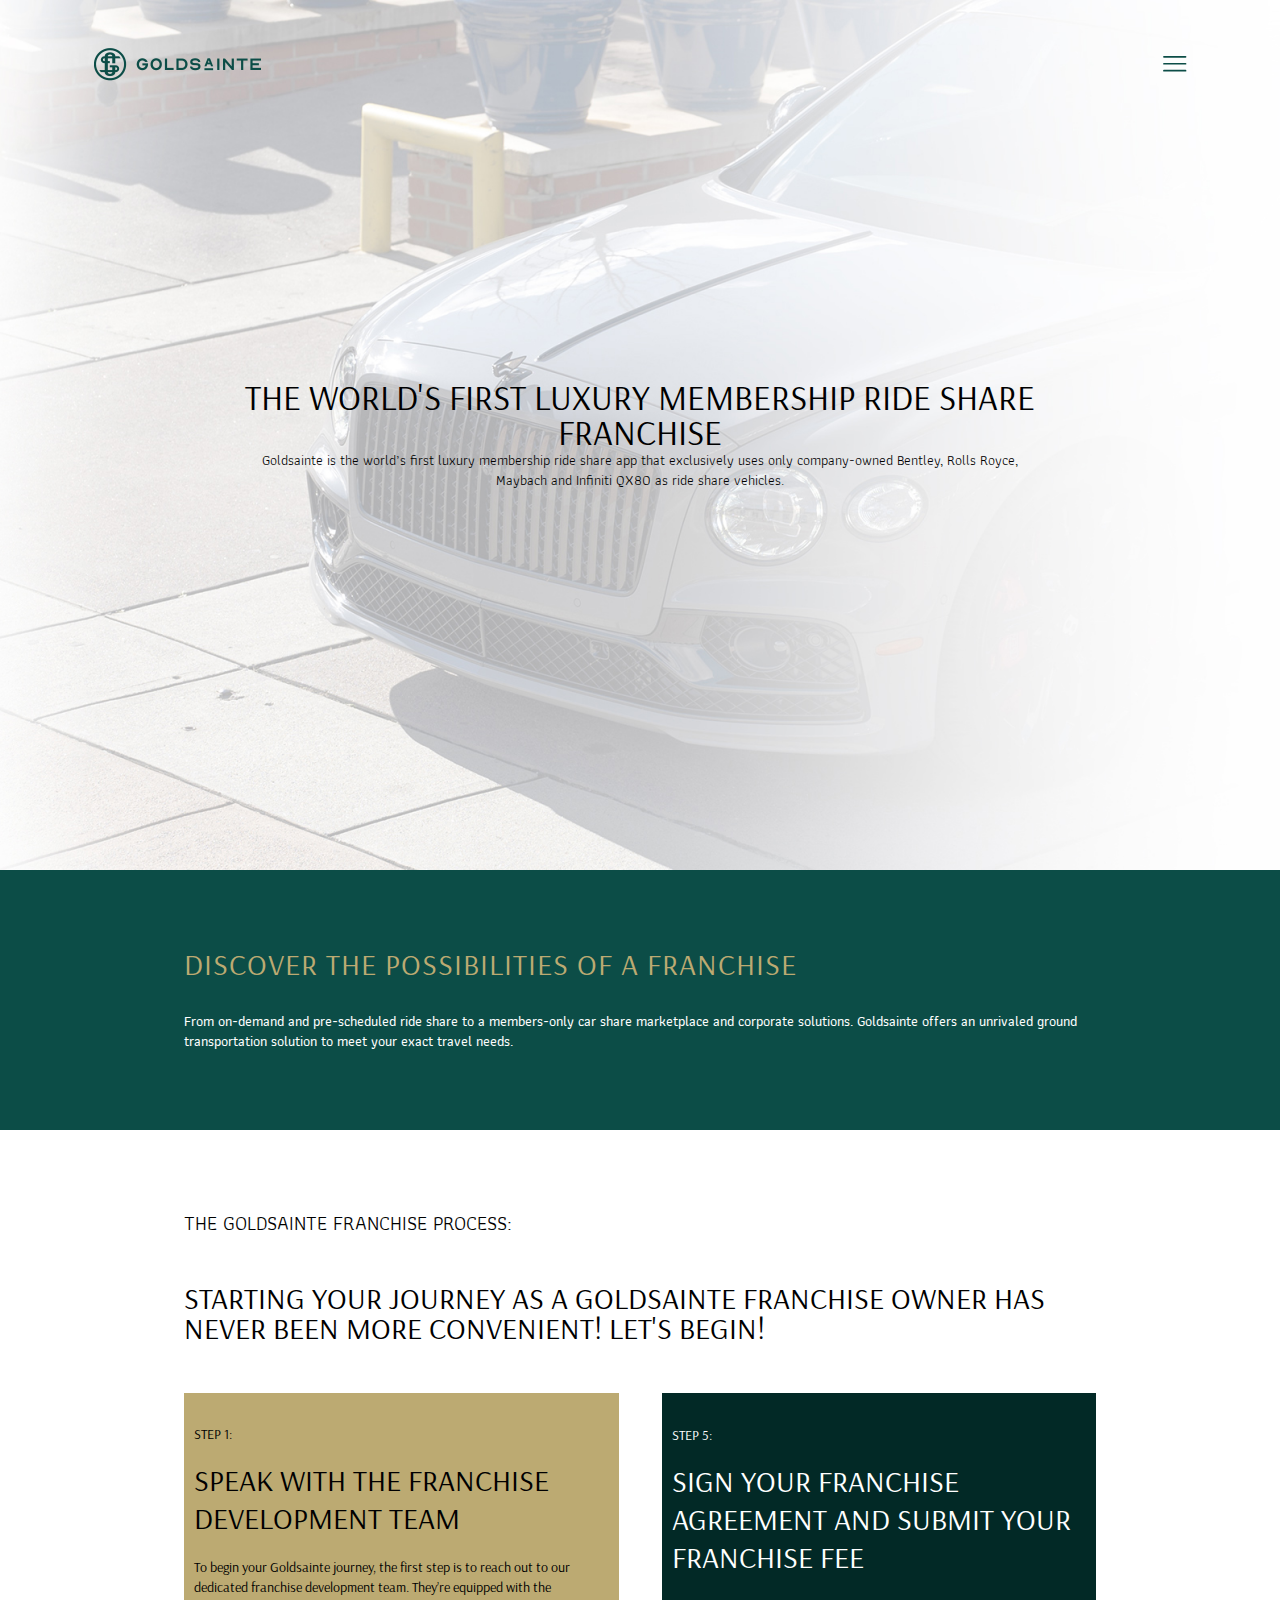
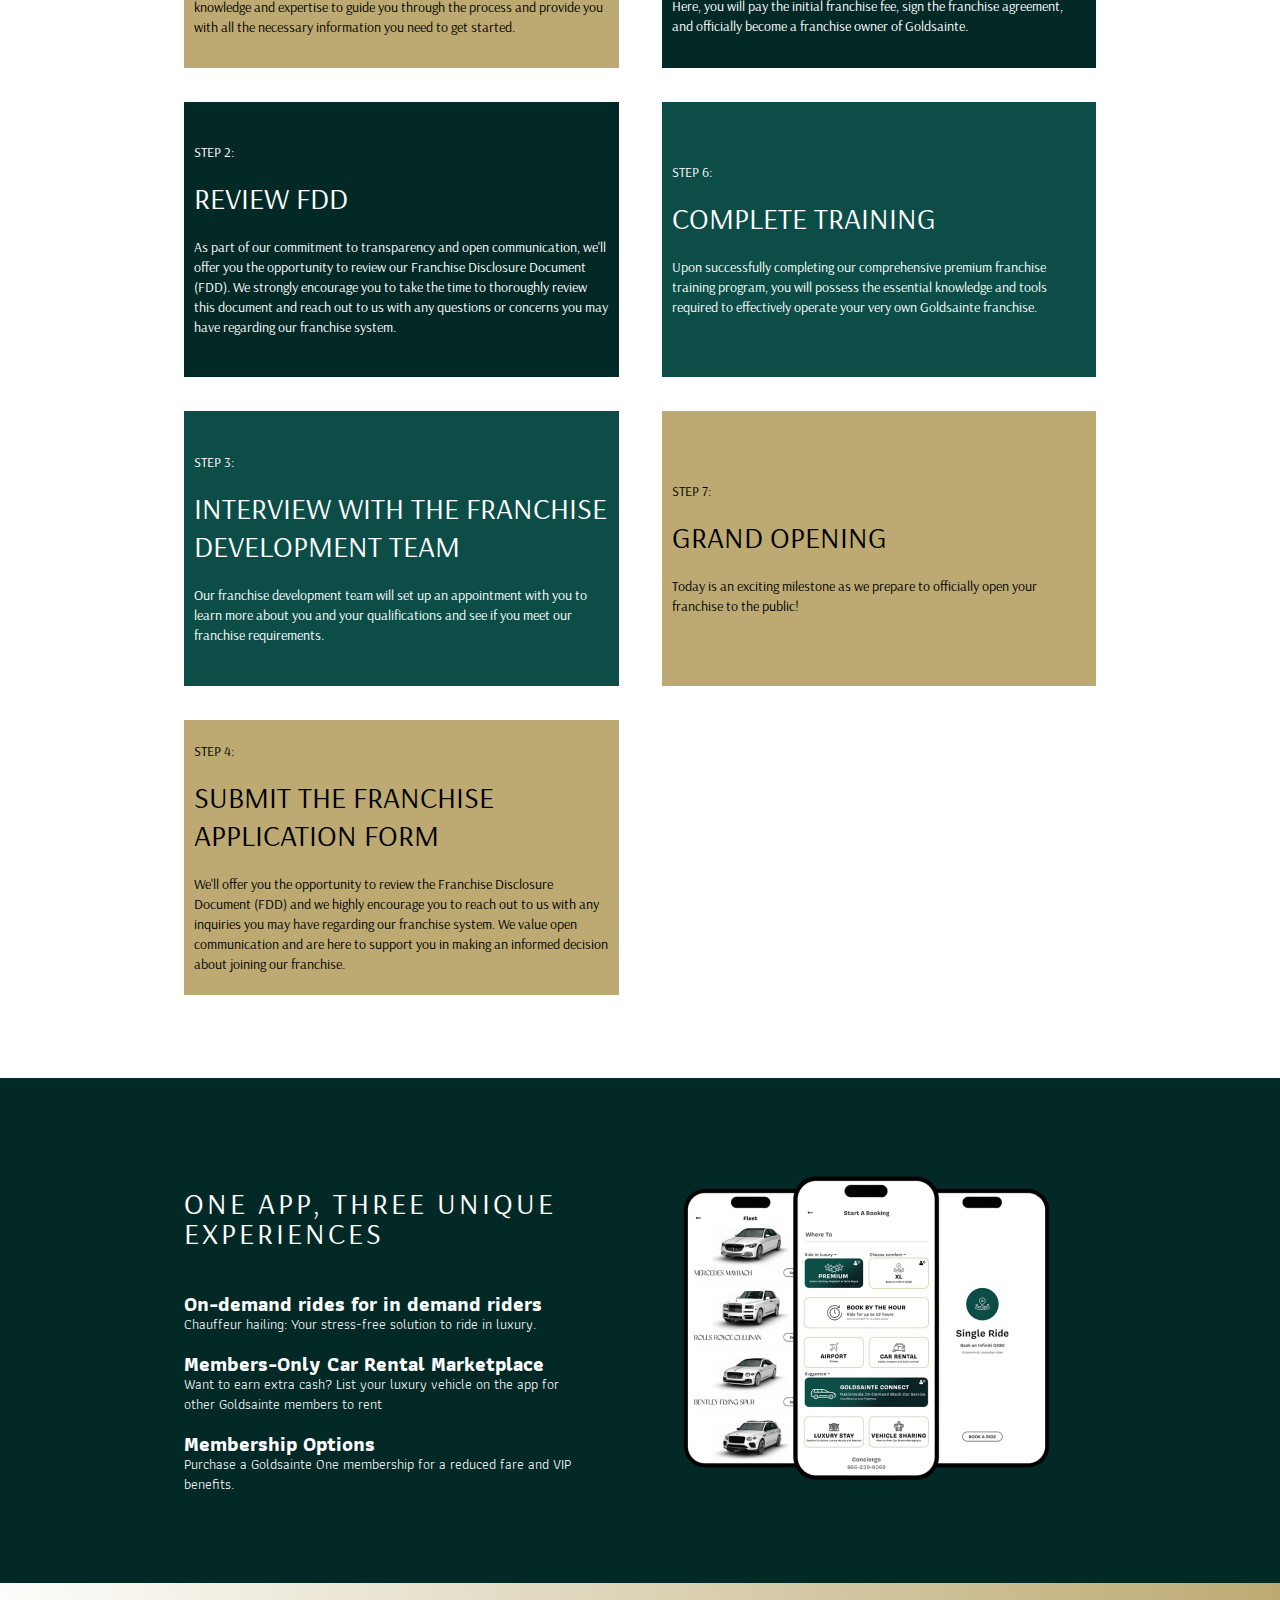
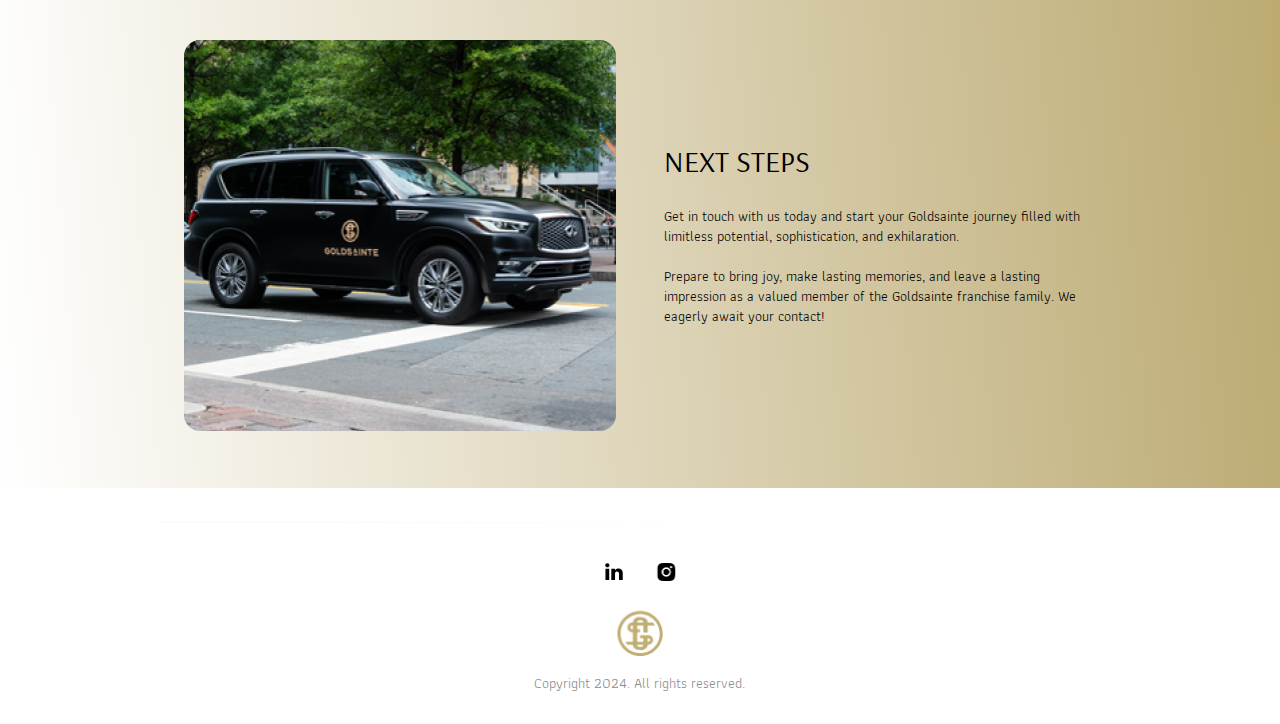
<file: franchisehome.html>
<!DOCTYPE html>
<html>
  <head>
    <meta charset="utf-8" />
    <meta name="viewport" content="initial-scale=1, width=device-width" />

    <link rel="stylesheet" href="./global.css" />
    <link rel="stylesheet" href="./franchisehome.css" />
    <link
      rel="stylesheet"
      href="https://fonts.googleapis.com/css2?family=Arsenal:wght@400;700&display=swap"
    />
    <link
      rel="stylesheet"
      href="https://fonts.googleapis.com/css2?family=Athiti:wght@400;500;600;700&display=swap"
    />
    <link
      rel="stylesheet"
      href="https://fonts.googleapis.com/css2?family=DM Sans:wght@400&display=swap"
    />

    <style>
      @font-face {
        :font-family: "Covik Sans";
        src: url("/public/Covik-Sans-Regular.otf");
        font-weight: 400;
      }
      @font-face {
        :font-family: "Covik Sans";
        src: url("/public/Covik-Sans-Bold.otf");
        font-weight: 700;
      }
      @font-face {
        :font-family: "Covik Sans";
        src: url("/public/Covik-Sans-Regular.otf");
        font-weight: 900;
      }
      @font-face {
        :font-family: "Chiffon";
        src: url("/public/Chiffon.otf");
        font-weight: 400;
      }
    </style>
  </head>
  <body>
    <div class="franchisehome">
      <div class="franchise-home-hero">
        <img
          class="franchise-home-hero-white-icon"
          alt=""
          src="./public/franchisehomeherowhite@2x.png"
        />

        <div class="franchise-home-hero-child"></div>
        <div class="franchise-home-hero-item"></div>
        <div class="franchise-home-hero-inner">
          <div class="frame-wrapper28">
            <div class="heading-parent27">
              <div class="heading31">
                THE WORLD'S FIRST LUXURY MEMBERSHIP RIDE SHARE FRANCHISE
              </div>
              <div class="paragraph56">
                Goldsainte is the world’s first luxury membership ride share app
                that exclusively uses only company-owned Bentley, Rolls Royce,
                Maybach and Infiniti QX80 as ride share vehicles.
              </div>
            </div>
          </div>
        </div>
        <div class="franchise-home-main-logo-nav">
          <a
            class="primary-horizontal-logo-gold-f1"
            href="./index.html"
            id="primaryHorizontalLogoGoldF"
          >
          </a>
          <button class="hamburger-menu8-wrapper" id="frameButton">
            <img
              class="hamburger-menu8-icon"
              alt=""
              src="./public/hamburgermenu12.svg"
            />
          </button>
        </div>
      </div>
      <div class="franchise-home-h1">
        <div class="heading-parent28">
          <div class="heading32">DISCOVER THE POSSIBILITIES of a franchise</div>
          <div class="paragraph57">
            From on-demand and pre-scheduled ride share to a members-only car
            share marketplace and corporate solutions. Goldsainte offers an
            unrivaled ground transportation solution to meet your exact travel
            needs.
          </div>
        </div>
      </div>
      <div class="franchise-home-h4">
        <div class="frame-parent29">
          <div class="headings-wrapper10">
            <div class="headings13">THE GOLDSAINTE FRANCHISE PROCESS:</div>
          </div>
          <div class="headings-wrapper11">
            <div class="headings14">
              Starting your journey as a Goldsainte Franchise Owner has never
              been more convenient! Let's begin!
            </div>
          </div>
          <div class="steps1-parent">
            <div class="steps1">
              <div class="speak">
                <div class="paragraph58">
                  <p class="chauffeur-hailing-your">
                    <span class="step-11">
                      <span class="step-12">Step 1:</span>
                    </span>
                  </p>
                  <p class="chauffeur-hailing-your">
                    <span class="step-11">
                      <span class="step-12">&nbsp;</span>
                    </span>
                  </p>
                  <p class="speak-with-the-franchise-devel">
                    <span class="step-11">
                      <span class="speak-with-the"
                        >Speak with the franchise development team</span
                      >
                    </span>
                  </p>
                  <p class="to-begin-your">&nbsp;</p>
                  <p class="to-begin-your">
                    To begin your Goldsainte journey, the first step is to reach
                    out to our dedicated franchise development team. They’re
                    equipped with the knowledge and expertise to guide you
                    through the process and provide you with all the necessary
                    information you need to get started.
                  </p>
                </div>
              </div>
              <div class="review-fdd">
                <div class="paragraph58">
                  <p class="chauffeur-hailing-your">
                    <span class="step-11">
                      <span class="step-12">Step 2:</span>
                    </span>
                  </p>
                  <p class="chauffeur-hailing-your">
                    <span class="step-11">
                      <span class="step-12">&nbsp;</span>
                    </span>
                  </p>
                  <p class="speak-with-the-franchise-devel">
                    <span class="step-11">
                      <span class="speak-with-the">Review FDD</span>
                    </span>
                  </p>
                  <p class="to-begin-your">&nbsp;</p>
                  <p class="to-begin-your">
                    As part of our commitment to transparency and open
                    communication, we'll offer you the opportunity to review our
                    Franchise Disclosure Document (FDD). We strongly encourage
                    you to take the time to thoroughly review this document and
                    reach out to us with any questions or concerns you may have
                    regarding our franchise system.
                  </p>
                </div>
              </div>
              <div class="interview">
                <div class="paragraph58">
                  <p class="chauffeur-hailing-your">
                    <span class="step-11">
                      <span class="step-12">Step 3:</span>
                    </span>
                  </p>
                  <p class="chauffeur-hailing-your">
                    <span class="step-11">
                      <span class="step-12">&nbsp;</span>
                    </span>
                  </p>
                  <p class="speak-with-the-franchise-devel">
                    <span class="step-11">
                      <span class="speak-with-the"
                        >Interview with the franchise development team</span
                      >
                    </span>
                  </p>
                  <p class="to-begin-your">&nbsp;</p>
                  <p class="to-begin-your">
                    Our franchise development team will set up an appointment
                    with you to learn more about you and your qualifications and
                    see if you meet our franchise requirements.
                  </p>
                </div>
              </div>
              <div class="speak">
                <div class="paragraph58">
                  <p class="chauffeur-hailing-your">
                    <span class="step-11">
                      <span class="step-12">Step 4:</span>
                    </span>
                  </p>
                  <p class="chauffeur-hailing-your">
                    <span class="step-11">
                      <span class="step-12">&nbsp;</span>
                    </span>
                  </p>
                  <p class="speak-with-the-franchise-devel">
                    <span class="step-11">
                      <span class="speak-with-the"
                        >Submit the franchise application form</span
                      >
                    </span>
                  </p>
                  <p class="to-begin-your">&nbsp;</p>
                  <p class="to-begin-your">
                    We'll offer you the opportunity to review the Franchise
                    Disclosure Document (FDD) and we highly encourage you to
                    reach out to us with any inquiries you may have regarding
                    our franchise system. We value open communication and are
                    here to support you in making an informed decision about
                    joining our franchise.
                  </p>
                </div>
              </div>
            </div>
            <div class="steps2">
              <div class="sign">
                <div class="paragraph58">
                  <p class="chauffeur-hailing-your">
                    <span class="step-11">
                      <span class="step-12">Step 5:</span>
                    </span>
                  </p>
                  <p class="chauffeur-hailing-your">
                    <span class="step-11">
                      <span class="step-12">&nbsp;</span>
                    </span>
                  </p>
                  <p class="speak-with-the-franchise-devel">
                    <span class="step-11">
                      <span class="speak-with-the"
                        >Sign your franchise agreement and submit your franchise
                        fee</span
                      >
                    </span>
                  </p>
                  <p class="to-begin-your">&nbsp;</p>
                  <p class="to-begin-your">
                    Here, you will pay the initial franchise fee, sign the
                    franchise agreement, and officially become a franchise owner
                    of Goldsainte.
                  </p>
                </div>
              </div>
              <div class="complete-training">
                <div class="paragraph58">
                  <p class="chauffeur-hailing-your">
                    <span class="step-11">
                      <span class="step-12">Step 6:</span>
                    </span>
                  </p>
                  <p class="chauffeur-hailing-your">
                    <span class="step-11">
                      <span class="step-12">&nbsp;</span>
                    </span>
                  </p>
                  <p class="speak-with-the-franchise-devel">
                    <span class="step-11">
                      <span class="speak-with-the">Complete Training</span>
                    </span>
                  </p>
                  <p class="to-begin-your">&nbsp;</p>
                  <p class="to-begin-your">
                    Upon successfully completing our comprehensive premium
                    franchise training program, you will possess the essential
                    knowledge and tools required to effectively operate your
                    very own Goldsainte franchise.
                  </p>
                </div>
              </div>
              <div class="grand-opening">
                <div class="paragraph58">
                  <p class="chauffeur-hailing-your">
                    <span class="step-11">
                      <span class="step-12">Step 7:</span>
                    </span>
                  </p>
                  <p class="chauffeur-hailing-your">
                    <span class="step-11">
                      <span class="step-12">&nbsp;</span>
                    </span>
                  </p>
                  <p class="speak-with-the-franchise-devel">
                    <span class="step-11">
                      <span class="speak-with-the">Grand Opening</span>
                    </span>
                  </p>
                  <p class="to-begin-your">&nbsp;</p>
                  <p class="to-begin-your">
                    Today is an exciting milestone as we prepare to officially
                    open your franchise to the public!
                  </p>
                </div>
              </div>
            </div>
          </div>
        </div>
      </div>
      <div class="franchise-home-h5">
        <div class="frame-three-experiences">
          <div class="frame-three-experiences-child"></div>
          <div class="frame-parent30">
            <div class="feature-title-frame">
              <div class="feature-title17">
                ONE APP, THREE unique experiences
              </div>
            </div>
            <a
              class="title16"
              href="https://goldsainte69446.activehosted.com/f/13"
              target="_blank"
            >
              <p class="on-demand-rides-for-in-demand">
                <b>On-demand rides for in demand riders</b>
              </p>
              <p class="chauffeur-hailing-your">
                Chauffeur hailing: Your stress-free solution to ride in luxury.
              </p>
              <p class="chauffeur-hailing-your">&nbsp;</p>
              <p class="on-demand-rides-for-in-demand">
                <b>Members-Only Car Rental Marketplace</b>
              </p>
              <p class="chauffeur-hailing-your">
                Want to earn extra cash? List your luxury vehicle on the app for
                other Goldsainte members to rent
              </p>
              <p class="chauffeur-hailing-your">&nbsp;</p>
              <p class="on-demand-rides-for-in-demand">
                <b>Membership Options</b>
              </p>
              <p class="chauffeur-hailing-your">
                Purchase a Goldsainte One membership for a reduced fare and VIP
                benefits.
              </p>
            </a>
          </div>
          <img
            class="three-phones-goldsainte-app-icon"
            alt=""
            src="./public/threephonesgoldsainteapp@2x.png"
          />
        </div>
      </div>
      <div class="franchise-home-h6">
        <div class="frame-three-experiences">
          <div class="frame-three-experiences-child"></div>
          <img
            class="qx80-charlotte-city-pickup-icon"
            alt=""
            src="./public/qx80charlottecitypickup@2x.png"
          />

          <div class="frame-parent31">
            <div class="feature-title-wrapper1">
              <div class="feature-title18">NEXT STEPS</div>
            </div>
            <a
              class="title17"
              href="https://goldsainte69446.activehosted.com/f/13"
              target="_blank"
            >
              <p class="chauffeur-hailing-your">
                Get in touch with us today and start your Goldsainte journey
                filled with limitless potential, sophistication, and
                exhilaration.
              </p>
              <p class="chauffeur-hailing-your">&nbsp;</p>
              <p class="chauffeur-hailing-your">
                Prepare to bring joy, make lasting memories, and leave a lasting
                impression as a valued member of the Goldsainte franchise
                family. We eagerly await your contact!
              </p>
            </a>
          </div>
        </div>
      </div>

      <div class="_form_13"></div><script src="https://goldsainte69446.activehosted.com/f/embed.php?id=13" charset="utf-8"></script>
      <div class="franchise-home-footer">
        <div class="frame-frame-399501-wrapper">
          <div class="frame-frame-399501">
            <div class="heading-parent29">
              <b class="heading33">Request Franchise Information</b>
              <div class="paragraph65">
                <span class="click4">Click</span>
                <span class="span15"> </span>
                <a
                  class="here8"
                  href="https://goldsainte69446.activehosted.com/f/13"
                  target="_blank"
                >
                  <span class="here9">here</span>
                </a>
              </div>
            </div>
            <div class="divider-wrapper8">
              <img class="divider-icon10" alt="" src="./public/divider.svg" />
            </div>
            <div class="contact-info-parent8">
              <div class="contact-info10">
                <div class="social-media-container-wrapper2">
                  <div class="social-media-container5">
                    <img
                      class="social-media-icon-squarelinke10"
                      alt=""
                      src="./public/social-media-icon-squareinstagram1.svg"
                      id="socialMediaIconSquareLinke"
                    />

                    <img
                      class="social-media-icon-squareinsta10"
                      alt=""
                      src="./public/social-media-icon-squareinstagram21@2x.png"
                      id="socialMediaIconSquareInsta"
                    />
                  </div>
                </div>
              </div>
              <img
                class="goldsainte-gold-logo-franchise-icon3"
                alt=""
                src="./public/goldsaintegoldlogoaboutus@2x.png"
              />

              <div class="email10">Copyright 2024. All rights reserved.</div>
            </div>
          </div>
        </div>
      </div>
    </div>

    <div id="menufranchise" class="popup-overlay" style="display: none">
      <div class="menufranchise" data-animate-on-scroll>
        <img
          class="logomark-seal-green-2-icon"
          alt=""
          src="./public/logomarksealgreen-2@2x.png"
        />

        <div class="sections">
          <a class="franchise-home" href="./franchisehome.html"
            >FRANCHISE home
          </a>
          <div class="sections-child"></div>
          <a class="franchise-home" href="./franchisemodel.html"
            >FRANCHISE MODEL
          </a>
          <div class="sections-child"></div>
          <a class="franchise-home" href="./whychooseus.html">why choose us</a>
          <div class="sections-child"></div>
          <a class="franchise-home" href="./territoriesavailable.html"
            >Territories Available</a
          >
          <div class="sections-child"></div>
          <a class="franchise-home" href="./franchiseinvestment.html"
            >INVESTMENT</a
          >
        </div>
      </div>
    </div>

    <script>
      var scrollAnimElements = document.querySelectorAll("[data-animate-on-scroll]");
      var observer = new IntersectionObserver(
        (entries) => {
          for (const entry of entries) {
            if (entry.isIntersecting || entry.intersectionRatio > 0) {
              const targetElement = entry.target;
              targetElement.classList.add("animate");
              observer.unobserve(targetElement);
            }
          }
        },
        {
          threshold: 0.15,
        }
      );
      
      for (let i = 0; i < scrollAnimElements.length; i++) {
        observer.observe(scrollAnimElements[i]);
      }
      
      var primaryHorizontalLogoGoldF = document.getElementById(
        "primaryHorizontalLogoGoldF"
      );
      if (primaryHorizontalLogoGoldF) {
        primaryHorizontalLogoGoldF.addEventListener("click", function (e) {
          window.location.href = "./index1.html";
        });
      }
      
      var frameButton = document.getElementById("frameButton");
      if (frameButton) {
        frameButton.addEventListener("click", function () {
          var drawerOverlay = document.getElementById("menufranchise");
          if (!drawerOverlay) return;
          var drawerOverlayStyle = drawerOverlay.style;
          if (drawerOverlayStyle) {
            drawerOverlayStyle.display = "flex";
            drawerOverlayStyle.zIndex = 99;
            drawerOverlayStyle.backgroundColor = "rgba(113, 113, 113, 0.3)";
            drawerOverlayStyle.alignItems = "flex-start";
            drawerOverlayStyle.justifyContent = "";
          }
          drawerOverlay.setAttribute("closable", "");
      
          var onClick =
            drawerOverlay.onClick ||
            function (e) {
              if (
                e.target === drawerOverlay &&
                drawerOverlay.hasAttribute("closable")
              ) {
                drawerOverlayStyle.display = "none";
              }
            };
          drawerOverlay.addEventListener("click", onClick);
        });
      }
      
      var socialMediaIconSquareLinke = document.getElementById(
        "socialMediaIconSquareLinke"
      );
      if (socialMediaIconSquareLinke) {
        socialMediaIconSquareLinke.addEventListener("click", function () {
          window.open("https://www.linkedin.com/company/goldsainte/mycompany/");
        });
      }
      
      var socialMediaIconSquareInsta = document.getElementById(
        "socialMediaIconSquareInsta"
      );
      if (socialMediaIconSquareInsta) {
        socialMediaIconSquareInsta.addEventListener("click", function () {
          window.open("https://www.instagram.com/goldsainte/");
        });
      }
      </script>
  </body>
</html>
</file>
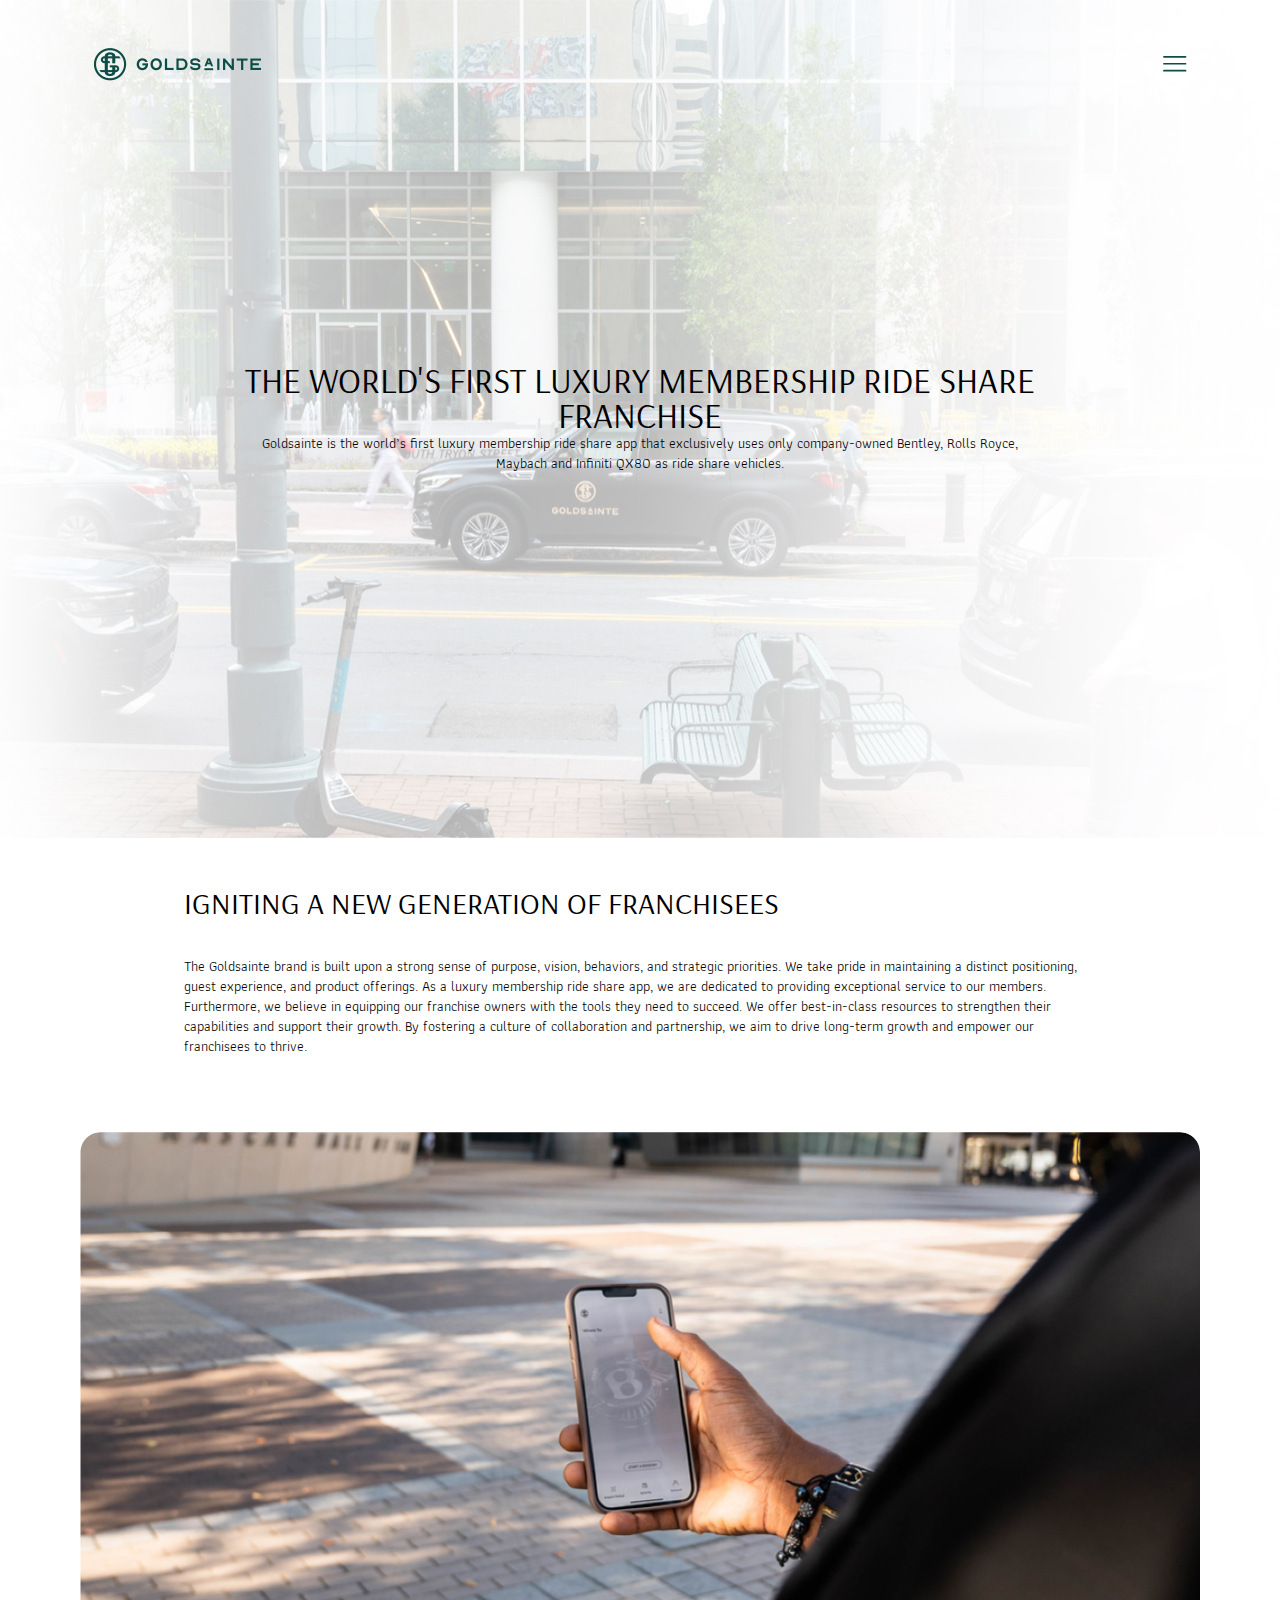
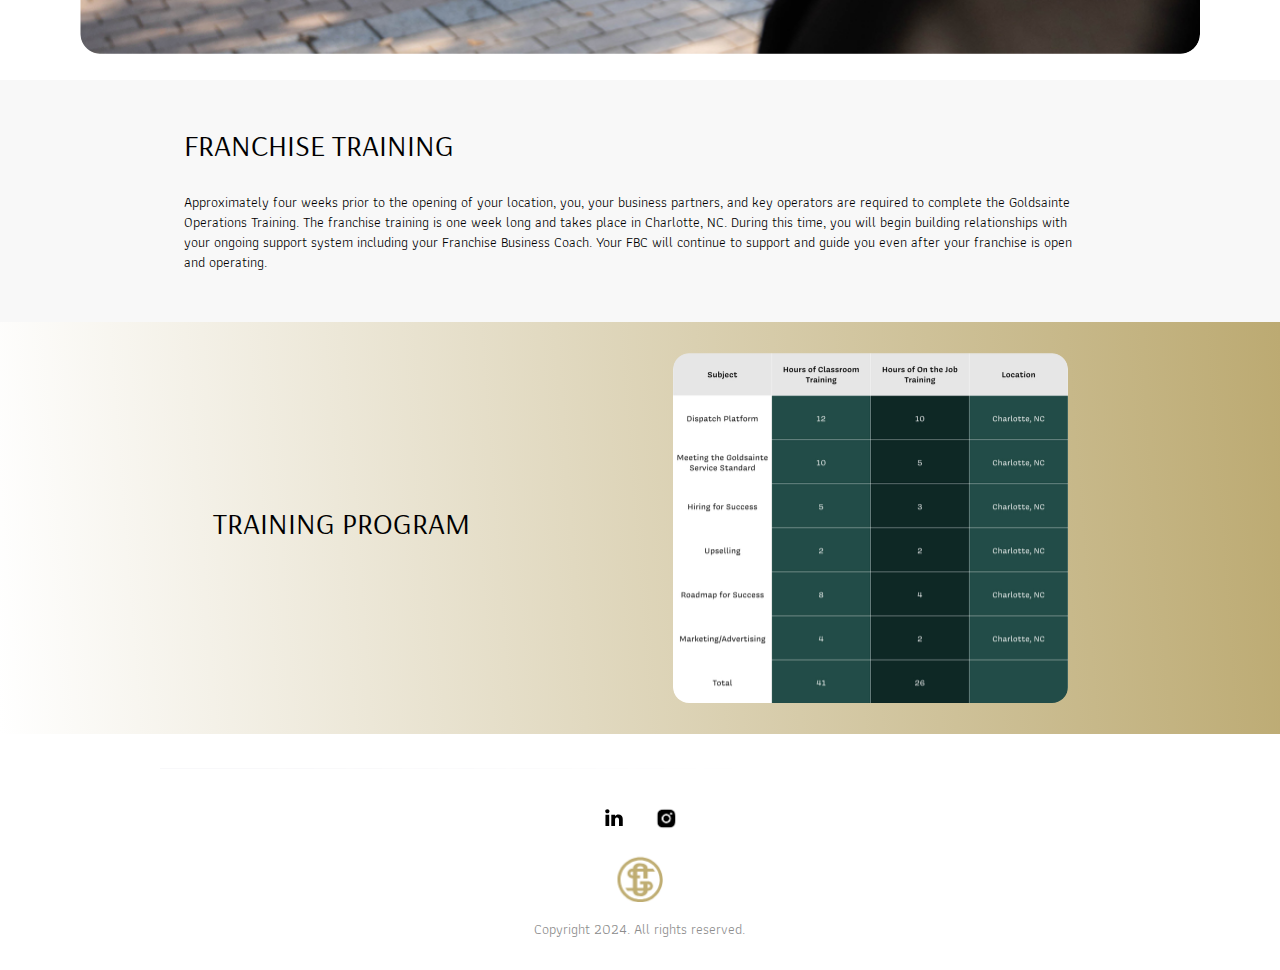
<file: franchisemodel.html>
<!DOCTYPE html>
<html>
  <head>
    <meta charset="utf-8" />
    <meta name="viewport" content="initial-scale=1, width=device-width" />

    <link rel="stylesheet" href="./global.css" />
    <link rel="stylesheet" href="./franchisemodel.css" />
    <link
      rel="stylesheet"
      href="https://fonts.googleapis.com/css2?family=Arsenal:wght@400;700&display=swap"
    />
    <link
      rel="stylesheet"
      href="https://fonts.googleapis.com/css2?family=Athiti:wght@400;500;600;700&display=swap"
    />
    <link
      rel="stylesheet"
      href="https://fonts.googleapis.com/css2?family=DM Sans:wght@400&display=swap"
    />

    <style>
      @font-face {
        :font-family: "Covik Sans";
        src: url("/public/Covik-Sans-Regular.otf");
        font-weight: 400;
      }
      @font-face {
        :font-family: "Covik Sans";
        src: url("/public/Covik-Sans-Bold.otf");
        font-weight: 700;
      }
      @font-face {
        :font-family: "Covik Sans";
        src: url("/public/Covik-Sans-Regular.otf");
        font-weight: 900;
      }
      @font-face {
        :font-family: "Chiffon";
        src: url("/public/Chiffon.otf");
        font-weight: 400;
      }
    </style>
  </head>
  <body>
    <div class="franchisemodel">
      <div class="franchisemodelhero">
        <img
          class="franchisemodelhero-white1-icon"
          alt=""
          src="./public/franchisemodelherowhite1@2x.png"
        />

        <div class="franchisemodelhero-child"></div>
        <div class="franchisemodelhero-item"></div>
        <div class="franchisemodelhero-inner">
          <div class="frame-wrapper1">
            <div class="heading-parent1">
              <div class="heading3">
                THE WORLD'S FIRST LUXURY MEMBERSHIP RIDE SHARE FRANCHISE
              </div>
              <div class="paragraph4">
                Goldsainte is the world’s first luxury membership ride share app
                that exclusively uses only company-owned Bentley, Rolls Royce,
                Maybach and Infiniti QX80 as ride share vehicles.
              </div>
            </div>
          </div>
        </div>
        <div class="franchise-model-main-logo-nav">
          <a
            class="primary-horizontal-logo-gold-m"
            href="./index.html"
            id="primaryHorizontalLogoGoldM"
          >
          </a>
          <button class="button" id="button">
            <img
              class="hamburger-menu9-icon"
              alt=""
              src="./public/hamburgermenu12.svg"
            />
          </button>
        </div>
      </div>
      <div class="franchisemodel-h1">
        <div class="heading-parent2">
          <div class="heading4">IGNITING A NEW GENERATION OF FRANCHISEES</div>
          <div class="paragraph5">
            The Goldsainte brand is built upon a strong sense of purpose,
            vision, behaviors, and strategic priorities. We take pride in
            maintaining a distinct positioning, guest experience, and product
            offerings. As a luxury membership ride share app, we are dedicated
            to providing exceptional service to our members. Furthermore, we
            believe in equipping our franchise owners with the tools they need
            to succeed. We offer best-in-class resources to strengthen their
            capabilities and support their growth. By fostering a culture of
            collaboration and partnership, we aim to drive long-term growth and
            empower our franchisees to thrive.
          </div>
        </div>
      </div>
      <div class="franchisemodel-h2">
        <div class="image-placeholder2">
          <img
            class="man-holding-phone-city-pickup-icon"
            alt=""
            src="./public/manholdingphonecitypickup@2x.png"
          />
        </div>
      </div>
      <div class="franchisemodel-h3">
        <div class="heading-parent3">
          <div class="heading5">Franchise Training</div>
          <div class="paragraph6">
            Approximately four weeks prior to the opening of your location, you,
            your business partners, and key operators are required to complete
            the Goldsainte Operations Training. The franchise training is one
            week long and takes place in Charlotte, NC. During this time, you
            will begin building relationships with your ongoing support system
            including your Franchise Business Coach. Your FBC will continue to
            support and guide you even after your franchise is open and
            operating.
          </div>
        </div>
      </div>
      <div class="franchisemodel-h4">
        <div class="div">
          <div class="child"></div>
          <div class="inner">
            <div class="feature-title-wrapper">
              <div class="feature-title2">Training Program</div>
            </div>
          </div>
          <img class="graph1-icon" alt="" src="./public/graph1@2x.png" />
        </div>
      </div>
      <div class="franchisemodel-footer">
        <div class="franchisemodel-footer-inner">
          <div class="frame-parent1">
            <div class="heading-parent4">
              <b class="heading6">Request Franchise Information</b>
              <div class="paragraph7">
                <span class="click">Click</span>
                <span class="span1"> </span>
                <a
                  class="here"
                  href="https://goldsainte69446.activehosted.com/f/13"
                  target="_blank"
                >
                  <span class="here1">here</span>
                </a>
              </div>
            </div>
            <div class="divider-container">
              <img class="divider-icon1" alt="" src="./public/divider.svg" />
            </div>
            <div class="contact-info-group">
              <div class="contact-info1">
                <div class="social-media-container-wrapper">
                  <div class="social-media-container">
                    <img
                      class="social-media-icon-squarelinke1"
                      alt=""
                      src="./public/social-media-icon-squareinstagram1.svg"
                      id="socialMediaIconSquareLinke"
                    />

                    <img
                      class="social-media-icon-squareinsta1"
                      alt=""
                      src="./public/social-media-icon-squareinstagram8@2x.png"
                      id="socialMediaIconSquareInsta"
                    />
                  </div>
                </div>
              </div>
              <img
                class="goldsainte-gold-logo-franchise-icon"
                alt=""
                src="./public/goldsaintegoldlogofranchisemodel@2x.png"
              />

              <div class="email1">Copyright 2024. All rights reserved.</div>
            </div>
          </div>
        </div>
      </div>
    </div>

    <div id="menufranchise" class="popup-overlay" style="display: none">
      <div class="menufranchise" data-animate-on-scroll>
        <img
          class="logomark-seal-green-2-icon"
          alt=""
          src="./public/logomarksealgreen-2@2x.png"
        />

        <div class="sections">
          <a class="franchise-home" href="./franchisehome.html"
            >FRANCHISE home
          </a>
          <div class="sections-child"></div>
          <a class="franchise-home" href="./franchisemodel.html"
            >FRANCHISE MODEL
          </a>
          <div class="sections-child"></div>
          <a class="franchise-home" href="./whychooseus.html">why choose us</a>
          <div class="sections-child"></div>
          <a class="franchise-home" href="./territoriesavailable.html"
            >Territories Available</a
          >
          <div class="sections-child"></div>
          <a class="franchise-home" href="./franchiseinvestment.html"
            >INVESTMENT</a
          >
        </div>
      </div>
    </div>

    <script>
      var scrollAnimElements = document.querySelectorAll("[data-animate-on-scroll]");
      var observer = new IntersectionObserver(
        (entries) => {
          for (const entry of entries) {
            if (entry.isIntersecting || entry.intersectionRatio > 0) {
              const targetElement = entry.target;
              targetElement.classList.add("animate");
              observer.unobserve(targetElement);
            }
          }
        },
        {
          threshold: 0.15,
        }
      );
      
      for (let i = 0; i < scrollAnimElements.length; i++) {
        observer.observe(scrollAnimElements[i]);
      }
      
      var primaryHorizontalLogoGoldM = document.getElementById(
        "primaryHorizontalLogoGoldM"
      );
      if (primaryHorizontalLogoGoldM) {
        primaryHorizontalLogoGoldM.addEventListener("click", function (e) {
          window.location.href = "./index1.html";
        });
      }
      
      var button = document.getElementById("button");
      if (button) {
        button.addEventListener("click", function () {
          var drawerOverlay = document.getElementById("menufranchise");
          if (!drawerOverlay) return;
          var drawerOverlayStyle = drawerOverlay.style;
          if (drawerOverlayStyle) {
            drawerOverlayStyle.display = "flex";
            drawerOverlayStyle.zIndex = 99;
            drawerOverlayStyle.backgroundColor = "rgba(113, 113, 113, 0.3)";
            drawerOverlayStyle.alignItems = "flex-start";
            drawerOverlayStyle.justifyContent = "";
          }
          drawerOverlay.setAttribute("closable", "");
      
          var onClick =
            drawerOverlay.onClick ||
            function (e) {
              if (
                e.target === drawerOverlay &&
                drawerOverlay.hasAttribute("closable")
              ) {
                drawerOverlayStyle.display = "none";
              }
            };
          drawerOverlay.addEventListener("click", onClick);
        });
      }
      
      var socialMediaIconSquareLinke = document.getElementById(
        "socialMediaIconSquareLinke"
      );
      if (socialMediaIconSquareLinke) {
        socialMediaIconSquareLinke.addEventListener("click", function () {
          window.open("https://www.linkedin.com/company/goldsainte/mycompany/");
        });
      }
      
      var socialMediaIconSquareInsta = document.getElementById(
        "socialMediaIconSquareInsta"
      );
      if (socialMediaIconSquareInsta) {
        socialMediaIconSquareInsta.addEventListener("click", function () {
          window.open("https://www.instagram.com/goldsainte/");
        });
      }
      </script>
  </body>
</html>
</file>
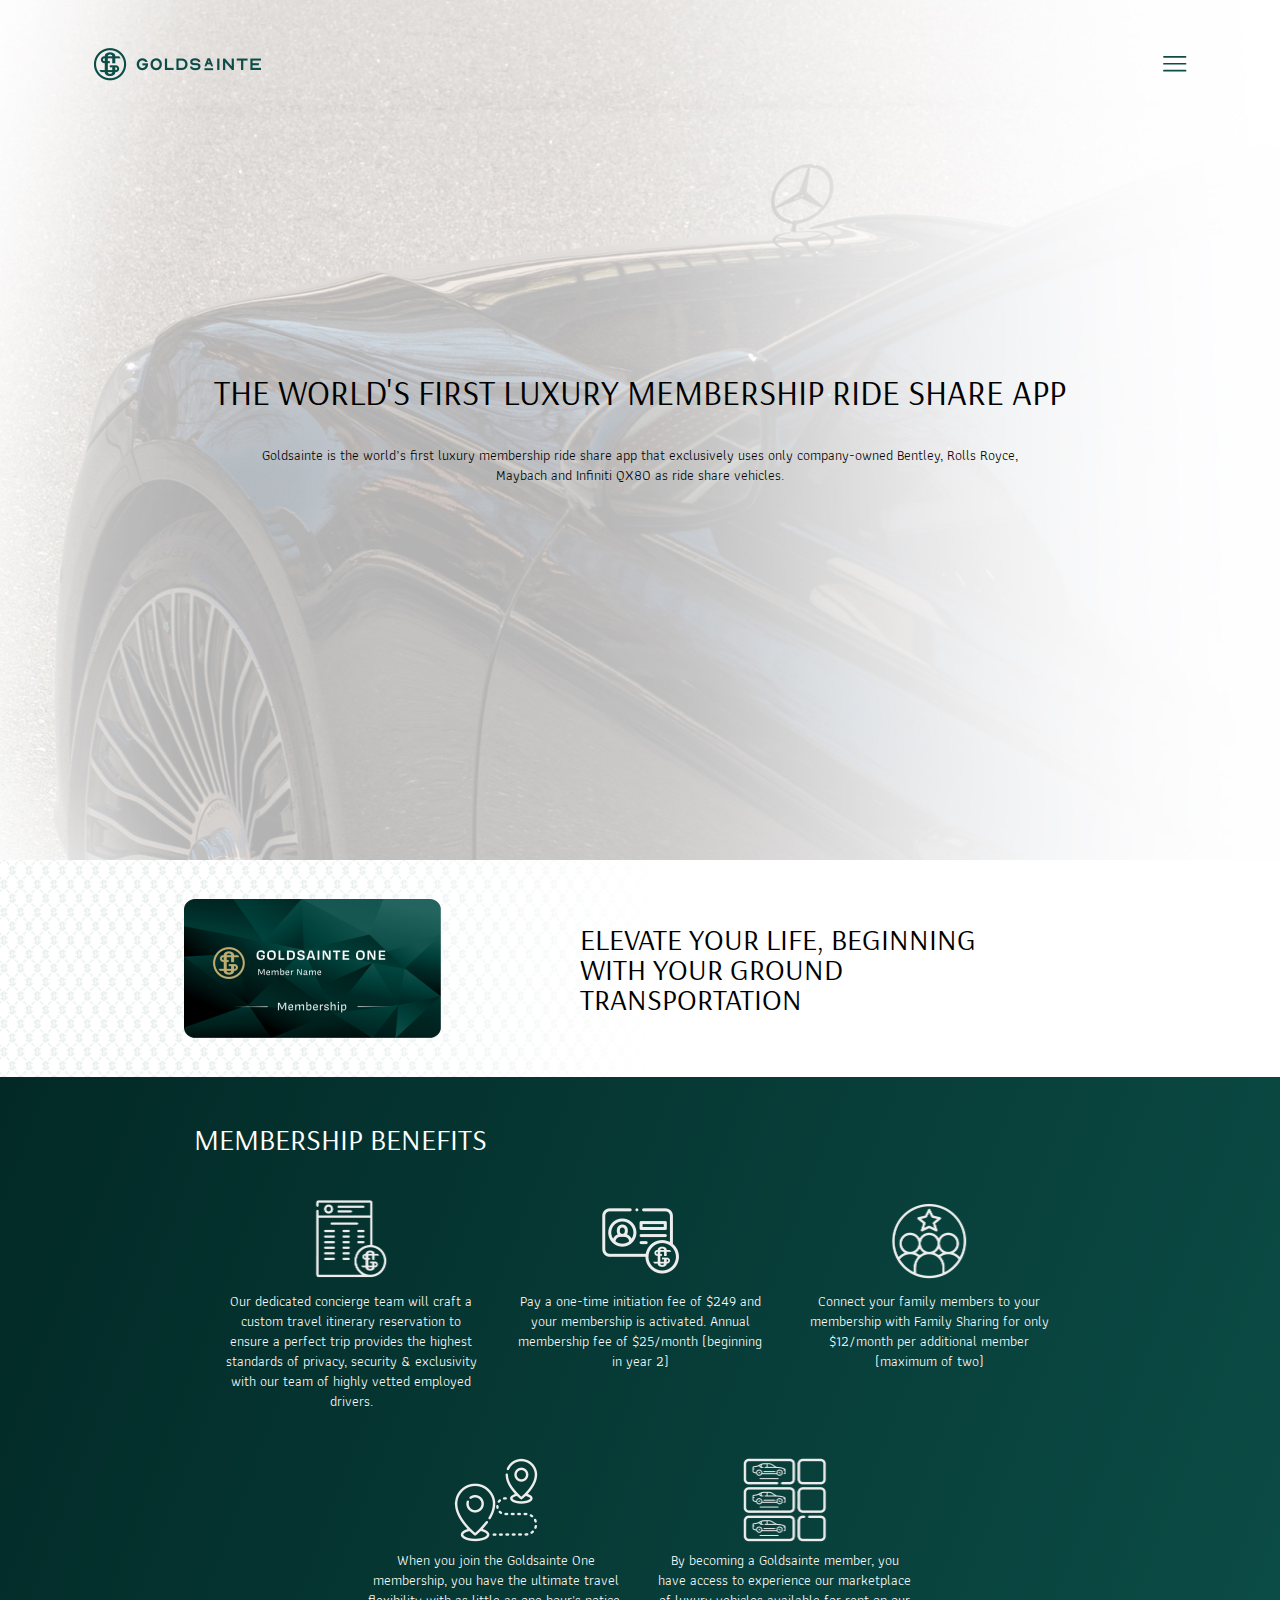
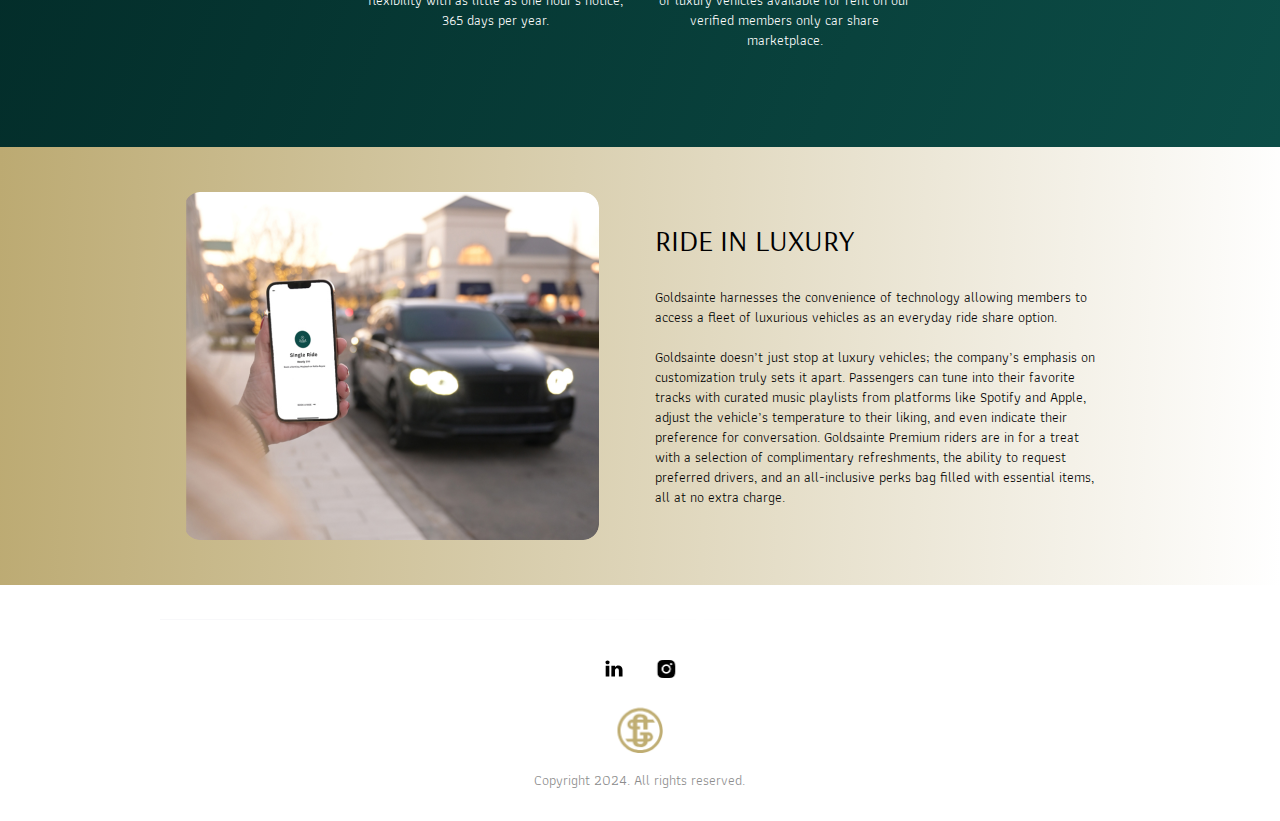
<file: membership.html>
<!DOCTYPE html>
<html>
  <head>
    <meta charset="utf-8" />
    <meta name="viewport" content="initial-scale=1, width=device-width" />

    <link rel="stylesheet" href="./global.css" />
    <link rel="stylesheet" href="./membership.css" />
    <link
      rel="stylesheet"
      href="https://fonts.googleapis.com/css2?family=Arsenal:wght@400;700&display=swap"
    />
    <link
      rel="stylesheet"
      href="https://fonts.googleapis.com/css2?family=Athiti:wght@400;500;600;700&display=swap"
    />
    <link
      rel="stylesheet"
      href="https://fonts.googleapis.com/css2?family=DM Sans:wght@400&display=swap"
    />

    <style>
      @font-face {
        :font-family: "Covik Sans";
        src: url("/public/Covik-Sans-Regular.otf");
        font-weight: 400;
      }
      @font-face {
        :font-family: "Covik Sans";
        src: url("/public/Covik-Sans-Bold.otf");
        font-weight: 700;
      }
      @font-face {
        :font-family: "Covik Sans";
        src: url("/public/Covik-Sans-Regular.otf");
        font-weight: 900;
      }
      @font-face {
        :font-family: "Chiffon";
        src: url("/public/Chiffon.otf");
        font-weight: 400;
      }
    </style>
  </head>
  <body>
    <div class="membership">
      <div class="membership-hero">
        <img
          class="membershiphero-white-hero-icon"
          alt=""
          src="./public/membershipherowhitehero@2x.png"
        />

        <div class="membership-hero-inner">
          <div class="frame-wrapper9">
            <div class="heading-parent10">
              <div class="heading12">
                THE WORLD'S FIRST LUXURY MEMBERSHIP RIDE SHARE APP
              </div>
              <div class="paragraph22">
                Goldsainte is the world’s first luxury membership ride share app
                that exclusively uses only company-owned Bentley, Rolls Royce,
                Maybach and Infiniti QX80 as ride share vehicles.
              </div>
            </div>
          </div>
        </div>
        <div class="membership-main-logo-nav">
          <a
            class="primary-horizontal-logo-green-1"
            href="./index.html"
            id="primaryHorizontalLogoGreen"
          >
          </a>
          <button class="hamburger-menu15-wrapper" id="frameButton">
            <img
              class="hamburger-menu15-icon"
              alt=""
              src="./public/hamburgermenu12.svg"
            />
          </button>
        </div>
      </div>
      <div class="membership-h1">
        <div class="rectangle-parent1">
          <div class="rectangle-div"></div>
          <img
            class="holdingphoneoutside02-1-icon"
            alt=""
            src="./public/holdingphoneoutside02-1@2x.png"
          />

          <img
            class="goldsainte-membership-card-icon"
            alt=""
            src="./public/goldsaintemembershipcard@2x.png"
          />

          <div class="title-wrapper">
            <div class="title5">
              ELEVATE YOUR LIFE, BEGINNING WITH YOUR GROUND TRANSPORTATION
            </div>
          </div>
          <div class="feature-title-parent6">
            <div class="feature-title9">RIDE IN LUXURY</div>
            <div class="title6">
              Goldsainte harnesses the convenience of technology allowing
              members to access a fleet of luxurious vehicles as an everyday
              ride share option.
            </div>
          </div>
        </div>
      </div>
      <div class="membership-h2">
        <div class="frame-parent10">
          <div class="headings-wrapper3">
            <div class="headings6">
              <p class="membership-benefits">MEMBERSHIP BENEFITS</p>
              <p class="membership-benefits">&nbsp;</p>
              <p class="membership-benefits">&nbsp;</p>
            </div>
          </div>
          <div class="frame-wrapper10">
            <div class="headings-wrapper4">
              <div class="headings7">Why Ride with Goldsainte Connect?</div>
            </div>
          </div>
          <div class="group-parent1">
            <div class="frame-wrapper11">
              <div class="goldsainte-travel-itinerary-parent">
                <img
                  class="goldsainte-travel-itinerary-icon"
                  alt=""
                  src="./public/goldsaintetravelitinerary@2x.png"
                />

                <div class="paragraph23">
                  <p class="our-dedicated-concierge">
                    Our dedicated concierge team will craft a custom travel
                    itinerary reservation to ensure a perfect trip provides the
                    highest standards of privacy, security & exclusivity with
                    our team of highly vetted employed drivers.
                  </p>
                  <p class="blank-line71">&nbsp;</p>
                  <p class="blank-line71">&nbsp;</p>
                  <p class="blank-line71">&nbsp;</p>
                  <p class="blank-line71">&nbsp;</p>
                </div>
              </div>
            </div>
            <div class="frame-wrapper12">
              <div class="goldsainte-travel-itinerary-parent">
                <img
                  class="goldsainte-activated-car-share-icon"
                  alt=""
                  src="./public/goldsainteactivatedcarsharemember@2x.png"
                />

                <div class="paragraph24">
                  <p class="pay-a-one-time">
                    Pay a one-time initiation fee of $249 and your membership is
                    activated. Annual membership fee of $25/month (beginning in
                    year 2)
                  </p>
                  <p class="blank-line71">&nbsp;</p>
                  <p class="blank-line71">&nbsp;</p>
                  <p class="blank-line71">&nbsp;</p>
                  <p class="blank-line71">&nbsp;</p>
                </div>
              </div>
            </div>
            <div class="frame-wrapper12">
              <div class="goldsainte-travel-itinerary-parent">
                <img
                  class="goldsainte-travel-itinerary-icon"
                  alt=""
                  src="./public/goldsaintefamilysharingcarsharemember@2x.png"
                />

                <div class="paragraph25">
                  <p class="pay-a-one-time">
                    Connect your family members to your membership with Family
                    Sharing for only $12/month per additional member (maximum of
                    two)
                  </p>
                  <p class="blank-line71">&nbsp;</p>
                  <p class="blank-line71">&nbsp;</p>
                  <p class="blank-line71">&nbsp;</p>
                  <p class="blank-line71">&nbsp;</p>
                </div>
              </div>
            </div>
            <div class="frame-wrapper14">
              <div class="goldsainte-travel-car-share-me-parent">
                <img
                  class="goldsainte-travel-car-share-me-icon"
                  alt=""
                  src="./public/goldsaintetravelcarsharemember@2x.png"
                />

                <div class="paragraph25">
                  <p class="pay-a-one-time">
                    When you join the Goldsainte One membership, you have the
                    ultimate travel flexibility with as little as one hour's
                    notice, 365 days per year.
                  </p>
                  <p class="blank-line71">&nbsp;</p>
                  <p class="blank-line71">&nbsp;</p>
                  <p class="blank-line71">&nbsp;</p>
                  <p class="blank-line71">&nbsp;</p>
                </div>
              </div>
            </div>
            <div class="frame-wrapper14">
              <div class="goldsainte-travel-car-share-me-parent">
                <img
                  class="goldsainte-activated-car-share-icon"
                  alt=""
                  src="./public/goldsaintebusinesscarsharemember@2x.png"
                />

                <div class="paragraph27">
                  <p class="pay-a-one-time">
                    By becoming a Goldsainte member, you have access to
                    experience our marketplace of luxury vehicles available for
                    rent on our verified members only car share marketplace.
                  </p>
                  <p class="blank-line71">&nbsp;</p>
                  <p class="blank-line71">&nbsp;</p>
                  <p class="blank-line71">&nbsp;</p>
                  <p class="blank-line71">&nbsp;</p>
                </div>
              </div>
            </div>
          </div>
        </div>
      </div>
      <div class="membership-h3">
        <div class="rectangle-parent2">
          <div class="rectangle-div"></div>
          <img
            class="women-phone-pickup-icon"
            alt=""
            src="./public/womenphonepickup@2x.png"
          />

          <div class="feature-title-parent7">
            <div class="feature-title10">RIDE IN LUXURY</div>
            <div class="text5">
              <p class="membership-benefits">
                Goldsainte harnesses the convenience of technology allowing
                members to access a fleet of luxurious vehicles as an everyday
                ride share option.
              </p>
              <p class="membership-benefits">&nbsp;</p>
              <p class="membership-benefits">
                Goldsainte doesn’t just stop at luxury vehicles; the company’s
                emphasis on customization truly sets it apart. Passengers can
                tune into their favorite tracks with curated music playlists
                from platforms like Spotify and Apple, adjust the vehicle’s
                temperature to their liking, and even indicate their preference
                for conversation. Goldsainte Premium riders are in for a treat
                with a selection of complimentary refreshments, the ability to
                request preferred drivers, and an all-inclusive perks bag filled
                with essential items, all at no extra charge. 
              </p>
            </div>
          </div>
        </div>
      </div>
      <div class="membershipfooter">
        <div class="membershipfooter-inner">
          <div class="frame-parent11">
            <div class="heading-parent11">
              <b class="heading13">Contact Us</b>
              <div class="paragraph28">
                <span class="you-are-invited2"
                  >You are invited to contact us using this form or by email
                  at:</span
                >
                <span class="span4"> </span>
                <a
                  class="infogoldsaintecom4"
                  href="https://goldsainte69446.activehosted.com/f/1"
                  target="_blank"
                >
                  <span class="infogoldsaintecom5">info@goldsainte.com</span>
                </a>
              </div>
            </div>
            <div class="divider-wrapper2">
              <img class="divider-icon4" alt="" src="./public/divider.svg" />
            </div>
            <div class="contact-info-parent2">
              <div class="contact-info4">
                <div class="social-media-container3-frame">
                  <div class="social-media-container32">
                    <a
                      class="social-media-icon-squarelinke4"
                      href="https://www.linkedin.com/company/goldsainte/mycompany/"
                      id="socialMediaIconSquareLinke"
                    >
                      <img
                        class="social-media-icon-squarelinke-inner"
                        alt=""
                        src="./public/group-731.svg"
                      />
                    </a>
                    <img
                      class="social-media-icon-squareinsta4"
                      alt=""
                      src="./public/social-media-icon-squareinstagram21@2x.png"
                      id="socialMediaIconSquareInsta"
                    />
                  </div>
                </div>
              </div>
              <img
                class="goldsainte-gold-logo-membershi-icon"
                alt=""
                src="./public/goldsaintegoldlogoaboutus@2x.png"
              />

              <div class="email4">Copyright 2024. All rights reserved.</div>
            </div>
          </div>
        </div>
      </div>
    </div>

    <div id="menuhome" class="popup-overlay" style="display: none">
      <div class="menuhome" data-animate-on-scroll>
        <img
          class="logomark-seal-green-1-icon"
          alt=""
          src="./public/logomarksealgreen-2@2x.png"
        />

        <div class="sections1">
          <a class="about" href="./aboutus.html">about</a>
          <div class="sections-child1"></div>
          <a class="about" href="./membership.html">membership</a>
          <div class="sections-child1"></div>
          <a class="about" href="./partnerwithus.html">partner</a>
          <div class="sections-child1"></div>
          <a class="about" href="./carshare.html">Car Share</a>
          <div class="sections-child1"></div>
          <a class="about" href="./connect.html">connect</a>
          <div class="sections-child1"></div>
          <a class="about" href="./faq.html">faq</a>
          <div class="sections-child1"></div>
          <a class="about" href="./franchisehome.html">Franchise</a>
        </div>
      </div>
    </div>

    <script>
      var scrollAnimElements = document.querySelectorAll("[data-animate-on-scroll]");
      var observer = new IntersectionObserver(
        (entries) => {
          for (const entry of entries) {
            if (entry.isIntersecting || entry.intersectionRatio > 0) {
              const targetElement = entry.target;
              targetElement.classList.add("animate");
              observer.unobserve(targetElement);
            }
          }
        },
        {
          threshold: 0.15,
        }
      );
      
      for (let i = 0; i < scrollAnimElements.length; i++) {
        observer.observe(scrollAnimElements[i]);
      }
      
      var primaryHorizontalLogoGreen = document.getElementById(
        "primaryHorizontalLogoGreen"
      );
      if (primaryHorizontalLogoGreen) {
        primaryHorizontalLogoGreen.addEventListener("click", function (e) {
          window.location.href = "./index1.html";
        });
      }
      
      var frameButton = document.getElementById("frameButton");
      if (frameButton) {
        frameButton.addEventListener("click", function () {
          var drawerOverlay = document.getElementById("menuhome");
          if (!drawerOverlay) return;
          var drawerOverlayStyle = drawerOverlay.style;
          if (drawerOverlayStyle) {
            drawerOverlayStyle.display = "flex";
            drawerOverlayStyle.zIndex = 99;
            drawerOverlayStyle.backgroundColor = "rgba(113, 113, 113, 0.3)";
            drawerOverlayStyle.alignItems = "flex-start";
            drawerOverlayStyle.justifyContent = "";
          }
          drawerOverlay.setAttribute("closable", "");
      
          var onClick =
            drawerOverlay.onClick ||
            function (e) {
              if (
                e.target === drawerOverlay &&
                drawerOverlay.hasAttribute("closable")
              ) {
                drawerOverlayStyle.display = "none";
              }
            };
          drawerOverlay.addEventListener("click", onClick);
        });
      }
      
      var socialMediaIconSquareLinke = document.getElementById(
        "socialMediaIconSquareLinke"
      );
      if (socialMediaIconSquareLinke) {
        socialMediaIconSquareLinke.addEventListener("click", function () {
          window.open("https://www.linkedin.com/company/goldsainte/mycompany/");
        });
      }
      
      var socialMediaIconSquareInsta = document.getElementById(
        "socialMediaIconSquareInsta"
      );
      if (socialMediaIconSquareInsta) {
        socialMediaIconSquareInsta.addEventListener("click", function () {
          window.open("https://www.instagram.com/goldsainte/");
        });
      }
      </script>
  </body>
</html>
</file>
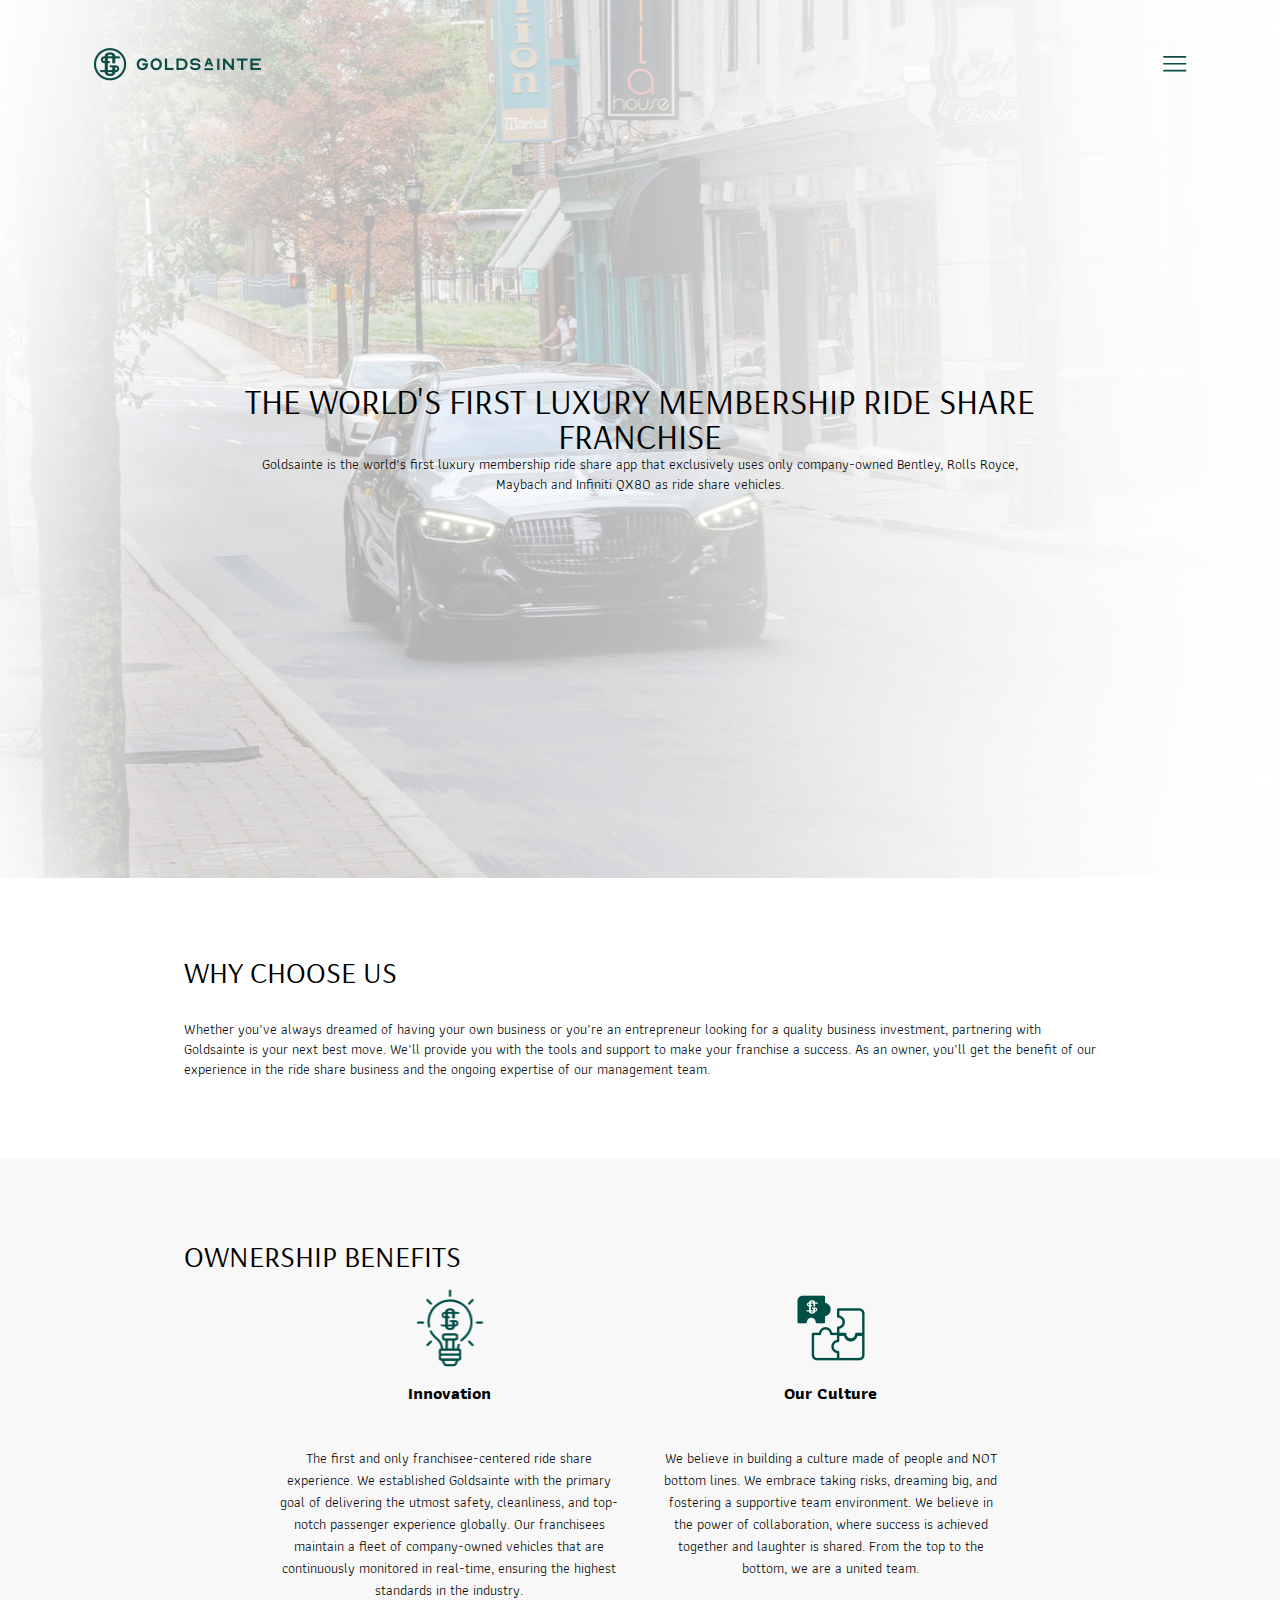
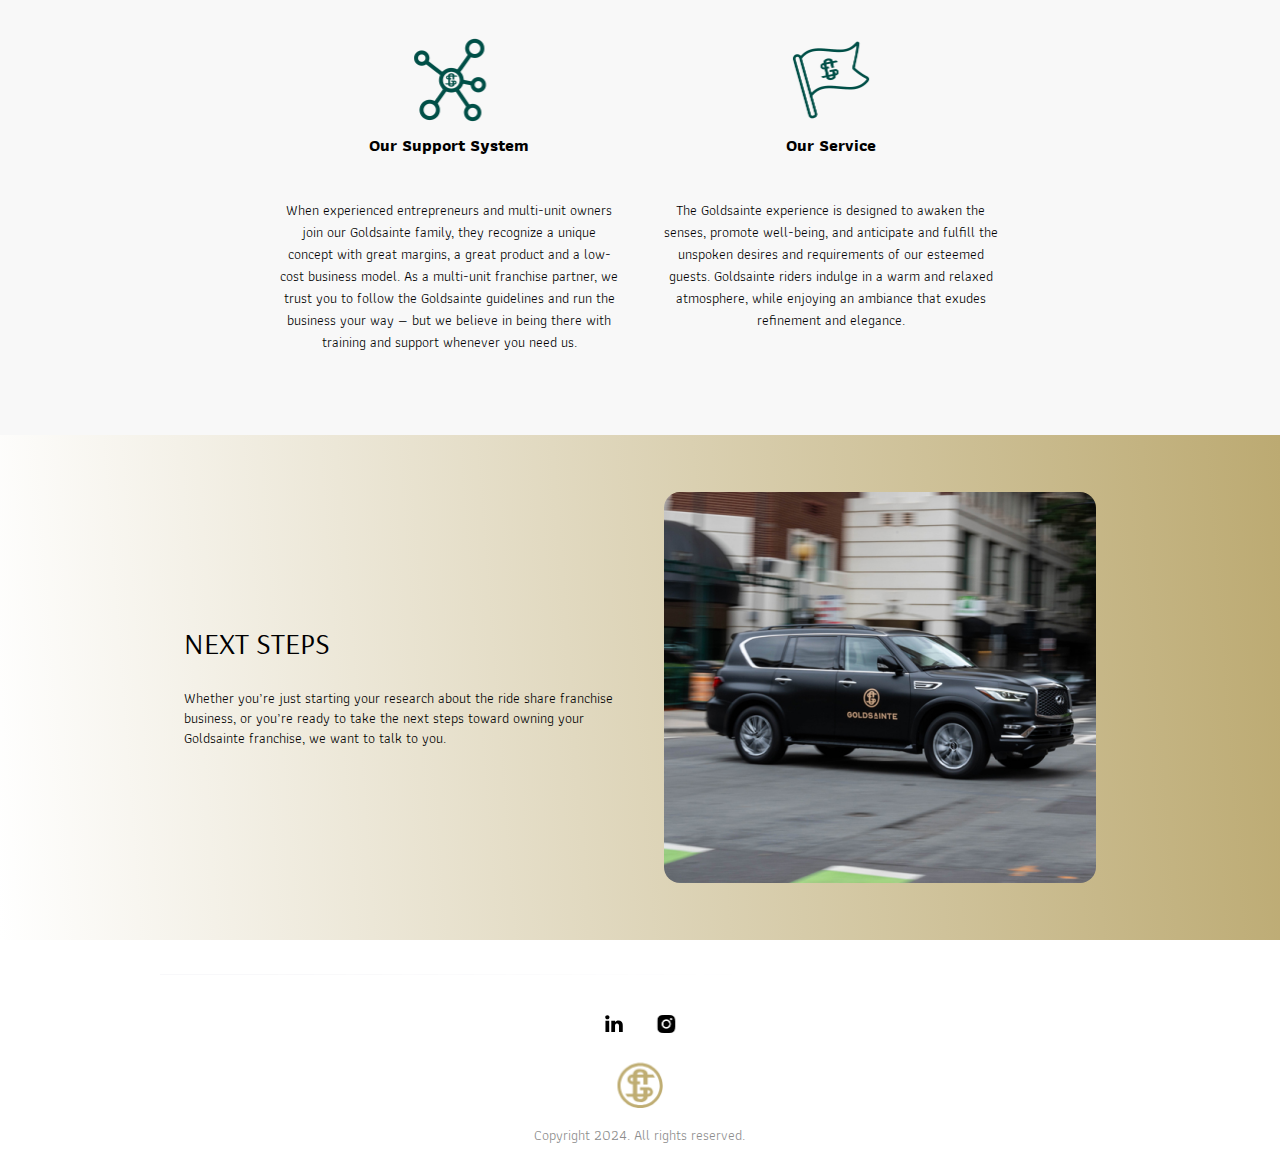
<file: whychooseus.html>
<!DOCTYPE html>
<html>
  <head>
    <meta charset="utf-8" />
    <meta name="viewport" content="initial-scale=1, width=device-width" />

    <link rel="stylesheet" href="./global.css" />
    <link rel="stylesheet" href="./whychooseus.css" />
    <link
      rel="stylesheet"
      href="https://fonts.googleapis.com/css2?family=Arsenal:wght@400;700&display=swap"
    />
    <link
      rel="stylesheet"
      href="https://fonts.googleapis.com/css2?family=Athiti:wght@400;500;600;700&display=swap"
    />
    <link
      rel="stylesheet"
      href="https://fonts.googleapis.com/css2?family=DM Sans:wght@400&display=swap"
    />

    <style>
      @font-face {
        :font-family: "Covik Sans";
        src: url("/public/Covik-Sans-Regular.otf");
        font-weight: 400;
      }
      @font-face {
        :font-family: "Covik Sans";
        src: url("/public/Covik-Sans-Bold.otf");
        font-weight: 700;
      }
      @font-face {
        :font-family: "Covik Sans";
        src: url("/public/Covik-Sans-Regular.otf");
        font-weight: 900;
      }
      @font-face {
        :font-family: "Chiffon";
        src: url("/public/Chiffon.otf");
        font-weight: 400;
      }
    </style>
  </head>
  <body>
    <div class="whychooseus">
      <div class="whychooseus-hero">
        <img
          class="whychooseushero-white-icon"
          alt=""
          src="./public/whychooseusherowhite@2x.png"
        />

        <div class="whychooseus-hero-child"></div>
        <div class="whychooseus-hero-item"></div>
        <div class="whychooseus-hero-inner">
          <div class="frame-wrapper2">
            <div class="heading-parent5">
              <div class="heading7">
                THE WORLD'S FIRST LUXURY MEMBERSHIP RIDE SHARE FRANCHISE
              </div>
              <div class="paragraph8">
                Goldsainte is the world’s first luxury membership ride share app
                that exclusively uses only company-owned Bentley, Rolls Royce,
                Maybach and Infiniti QX80 as ride share vehicles.
              </div>
            </div>
          </div>
        </div>
        <div class="why-choose-us-main-logo-nav">
          <a
            class="whychooseus-horizontal-logo-go"
            href="./index.html"
            id="whychooseusHorizontalLogoGo"
          >
          </a>
          <button class="hamburger-menu10-wrapper" id="frameButton">
            <img
              class="hamburger-menu10-icon"
              alt=""
              src="./public/hamburgermenu12.svg"
            />
          </button>
        </div>
      </div>
      <div class="franchisewhychooseus-h1">
        <div class="heading-parent6">
          <div class="heading8">WHY CHOOSE US</div>
          <div class="paragraph9">
            Whether you’ve always dreamed of having your own business or you’re
            an entrepreneur looking for a quality business investment,
            partnering with Goldsainte is your next best move. We’ll provide you
            with the tools and support to make your franchise a success. As an
            owner, you’ll get the benefit of our experience in the ride share
            business and the ongoing expertise of our management team.
          </div>
        </div>
      </div>
      <div class="franchisewhychooseus-h2">
        <div class="frame-parent2">
          <div class="headings-wrapper">
            <div class="headings1">
              <p class="ownership-benefits">OWNERSHIP BENEFITS</p>
              <p class="ownership-benefits">&nbsp;</p>
            </div>
          </div>
          <div class="frame-wrapper3">
            <div class="headings-container">
              <div class="headings2">Why Ride with Goldsainte Connect?</div>
            </div>
          </div>
          <div class="group-parent">
            <div class="group-div">
              <div class="lightbulb-parent">
                <img
                  class="lightbulb-icon"
                  alt=""
                  src="./public/lightbulb@2x.png"
                />

                <div class="paragraph10">
                  <p class="ownership-benefits">
                    <span class="innovation1">
                      <b>Innovation</b>
                    </span>
                  </p>
                  <p class="blank-line10">
                    <span>
                      <span class="innovation1">
                        <span>&nbsp;</span>
                      </span>
                    </span>
                  </p>
                  <p class="the-first-and-only-franchisee-">
                    <span>
                      <span class="the-first-and"
                        >The first and only franchisee-centered ride share
                        experience. We established Goldsainte with the primary
                        goal of delivering the utmost safety, cleanliness, and
                        top-notch passenger experience globally. Our franchisees
                        maintain a fleet of company-owned vehicles that are
                        continuously monitored in real-time, ensuring the
                        highest standards in the industry.</span
                      >
                    </span>
                  </p>
                </div>
              </div>
            </div>
            <div class="frame-wrapper4">
              <div class="puzzle-parent">
                <img
                  class="lightbulb-icon"
                  alt=""
                  src="./public/puzzle@2x.png"
                />

                <div class="paragraph11">
                  <p class="ownership-benefits">
                    <span class="innovation1">
                      <b>Our Culture</b>
                    </span>
                  </p>
                  <p class="blank-line10">
                    <span>
                      <span class="innovation1">
                        <span>&nbsp;</span>
                      </span>
                    </span>
                  </p>
                  <p class="the-first-and-only-franchisee-">
                    <span>
                      <span class="the-first-and"
                        >We believe in building a culture made of people and NOT
                        bottom lines. We embrace taking risks, dreaming big, and
                        fostering a supportive team environment. We believe in
                        the power of collaboration, where success is achieved
                        together and laughter is shared. From the top to the
                        bottom, we are a united team.</span
                      >
                    </span>
                  </p>
                </div>
              </div>
            </div>
            <div class="frame-wrapper4">
              <div class="puzzle-parent">
                <img
                  class="lightbulb-icon"
                  alt=""
                  src="./public/network@2x.png"
                />

                <div class="paragraph10">
                  <p class="ownership-benefits">
                    <span class="innovation1">
                      <b>Our Support System</b>
                    </span>
                  </p>
                  <p class="blank-line10">
                    <span>
                      <span class="innovation1">
                        <span>&nbsp;</span>
                      </span>
                    </span>
                  </p>
                  <p class="the-first-and-only-franchisee-">
                    <span>
                      <span class="the-first-and"
                        >When experienced entrepreneurs and multi-unit owners
                        join our Goldsainte family, they recognize a unique
                        concept with great margins, a great product and a
                        low-cost business model. As a multi-unit franchise
                        partner, we trust you to follow the Goldsainte
                        guidelines and run the business your way — but we
                        believe in being there with training and support
                        whenever you need us.</span
                      >
                    </span>
                  </p>
                </div>
              </div>
            </div>
            <div class="frame-wrapper4">
              <div class="puzzle-parent">
                <img class="lightbulb-icon" alt="" src="./public/flag@2x.png" />

                <div class="paragraph10">
                  <p class="ownership-benefits">
                    <span class="innovation1">
                      <b>Our Service</b>
                    </span>
                  </p>
                  <p class="blank-line10">
                    <span>
                      <span class="innovation1">
                        <span>&nbsp;</span>
                      </span>
                    </span>
                  </p>
                  <p class="the-first-and-only-franchisee-">
                    <span>
                      <span class="the-first-and"
                        >The Goldsainte experience is designed to awaken the
                        senses, promote well-being, and anticipate and fulfill
                        the unspoken desires and requirements of our esteemed
                        guests. Goldsainte riders indulge in a warm and relaxed
                        atmosphere, while enjoying an ambiance that exudes
                        refinement and elegance.</span
                      >
                    </span>
                  </p>
                </div>
              </div>
            </div>
          </div>
        </div>
      </div>
      <div class="franchisewhychooseus-h4">
        <div class="rectangle-parent">
          <div class="frame-child"></div>
          <div class="frame-parent3">
            <div class="feature-title-container">
              <div class="feature-title3">NEXT STEPS</div>
            </div>
            <div class="title1">
              Whether you’re just starting your research about the ride share
              franchise business, or you’re ready to take the next steps toward
              owning your Goldsainte franchise, we want to talk to you.
            </div>
          </div>
          <img
            class="pickup-qx80-city-rideshare-app-icon"
            alt=""
            src="./public/jaredricexce530fbhrkunsplash-1111@2x.png"
          />
        </div>
      </div>
      <div class="franchisewhychooseus-footer">
        <div class="franchisewhychooseus-footer-inner">
          <div class="frame-parent4">
            <div class="heading-parent7">
              <b class="heading9">Request Franchise Information</b>
              <div class="paragraph14">
                <span class="click1">Click</span>
                <span class="span2"> </span>
                <a
                  class="here2"
                  href="https://goldsainte69446.activehosted.com/f/13"
                  target="_blank"
                >
                  <span class="here3">here</span>
                </a>
              </div>
            </div>
            <div class="divider-frame">
              <img class="divider-icon2" alt="" src="./public/divider.svg" />
            </div>
            <div class="contact-info-container">
              <div class="contact-info2">
                <div class="social-media-container-container">
                  <div class="social-media-container1">
                    <img
                      class="social-media-icon-squarelinke2"
                      alt=""
                      src="./public/social-media-icon-squareinstagram1.svg"
                      id="socialMediaIconSquareLinke"
                    />

                    <img
                      class="social-media-icon-squareinsta2"
                      alt=""
                      src="./public/social-media-icon-squareinstagram21@2x.png"
                      id="socialMediaIconSquareInsta"
                    />
                  </div>
                </div>
              </div>
              <img
                class="goldsainte-gold-logo-franchise-icon1"
                alt=""
                src="./public/goldsaintegoldlogoaboutus@2x.png"
              />

              <div class="email2">Copyright 2024. All rights reserved.</div>
            </div>
          </div>
        </div>
      </div>
    </div>

    <div id="menufranchise" class="popup-overlay" style="display: none">
      <div class="menufranchise" data-animate-on-scroll>
        <img
          class="logomark-seal-green-2-icon"
          alt=""
          src="./public/logomarksealgreen-2@2x.png"
        />

        <div class="sections">
          <a class="franchise-home" href="./franchisehome.html"
            >FRANCHISE home
          </a>
          <div class="sections-child"></div>
          <a class="franchise-home" href="./franchisemodel.html"
            >FRANCHISE MODEL
          </a>
          <div class="sections-child"></div>
          <a class="franchise-home" href="./whychooseus.html">why choose us</a>
          <div class="sections-child"></div>
          <a class="franchise-home" href="./territoriesavailable.html"
            >Territories Available</a
          >
          <div class="sections-child"></div>
          <a class="franchise-home" href="./franchiseinvestment.html"
            >INVESTMENT</a
          >
        </div>
      </div>
    </div>

    <script>
      var scrollAnimElements = document.querySelectorAll("[data-animate-on-scroll]");
      var observer = new IntersectionObserver(
        (entries) => {
          for (const entry of entries) {
            if (entry.isIntersecting || entry.intersectionRatio > 0) {
              const targetElement = entry.target;
              targetElement.classList.add("animate");
              observer.unobserve(targetElement);
            }
          }
        },
        {
          threshold: 0.15,
        }
      );
      
      for (let i = 0; i < scrollAnimElements.length; i++) {
        observer.observe(scrollAnimElements[i]);
      }
      
      var whychooseusHorizontalLogoGo = document.getElementById(
        "whychooseusHorizontalLogoGo"
      );
      if (whychooseusHorizontalLogoGo) {
        whychooseusHorizontalLogoGo.addEventListener("click", function (e) {
          window.location.href = "./index1.html";
        });
      }
      
      var frameButton = document.getElementById("frameButton");
      if (frameButton) {
        frameButton.addEventListener("click", function () {
          var drawerOverlay = document.getElementById("menufranchise");
          if (!drawerOverlay) return;
          var drawerOverlayStyle = drawerOverlay.style;
          if (drawerOverlayStyle) {
            drawerOverlayStyle.display = "flex";
            drawerOverlayStyle.zIndex = 99;
            drawerOverlayStyle.backgroundColor = "rgba(113, 113, 113, 0.3)";
            drawerOverlayStyle.alignItems = "flex-start";
            drawerOverlayStyle.justifyContent = "";
          }
          drawerOverlay.setAttribute("closable", "");
      
          var onClick =
            drawerOverlay.onClick ||
            function (e) {
              if (
                e.target === drawerOverlay &&
                drawerOverlay.hasAttribute("closable")
              ) {
                drawerOverlayStyle.display = "none";
              }
            };
          drawerOverlay.addEventListener("click", onClick);
        });
      }
      
      var socialMediaIconSquareLinke = document.getElementById(
        "socialMediaIconSquareLinke"
      );
      if (socialMediaIconSquareLinke) {
        socialMediaIconSquareLinke.addEventListener("click", function () {
          window.open("https://www.linkedin.com/company/goldsainte/mycompany/");
        });
      }
      
      var socialMediaIconSquareInsta = document.getElementById(
        "socialMediaIconSquareInsta"
      );
      if (socialMediaIconSquareInsta) {
        socialMediaIconSquareInsta.addEventListener("click", function () {
          window.open("https://www.instagram.com/goldsainte/");
        });
      }
      </script>
  </body>
</html>
</file>
<file: global.css>
body {
  margin: 0;
  line-height: normal;
}

.popup-overlay {
  display: flex;
  flex-direction: column;
  position: fixed;
  inset: 0;
}

:root {
  /* fonts */
  --font-athiti: Athiti;
  --font-arsenal: Arsenal;
  --font-chiffon: Chiffon;
  --font-covik-sans: "Covik Sans";
  --body-default: "DM Sans";

  /* font sizes */
  --font-size-sm: 14px;
  --font-size-xl: 20px;
  --font-size-11xl: 30px;
  --font-size-3xl: 22px;
  --font-size-16xl: 35px;
  --font-size-6xl: 25px;
  --font-size-5xl: 24px;
  --font-size-mid: 17px;
  --font-size-29xl: 48px;
  --font-size-31xl: 50px;
  --body-default-size: 18px;
  --font-size-25xl: 44px;
  --font-size-21xl: 40px;
  --font-size-base: 16px;
  --font-size-4xl: 23px;

  /* Colors */
  --neutral-colors-white: #fff;
  --color-gray-100: #8c8c8c;
  --color-gray-200: rgba(0, 0, 0, 0.1);
  --color-gray-300: rgba(255, 255, 255, 0.64);
  --color-darkslategray-100: #0c4d47;
  --color-darkslategray-200: #022926;
  --color-lightslategray: #9795b5;
  --color-black: #000;
  --color-whitesmoke: #f8f8f8;
  --color-tan: #bcaa72;

  /* Gaps */
  --gap-3xs: 10px;
  --gap-xl: 20px;
  --gap-0: 0px;
  --gap-4xl: 23px;
  --gap-13xl: 32px;
  --gap-11xl: 30px;
  --gap-20xl: 39px;
  --gap-10xl: 29px;
  --gap-16xl: 35px;
  --gap-9xl: 28px;
  --gap-5xl: 24px;
  --gap-15xl: 34px;
  --gap-29xl: 48px;
  --gap-11xs: 2px;
  --gap-lgi: 19px;

  /* Paddings */
  --padding-165xl: 184px;
  --padding-21xl: 40px;
  --padding-2xs: 11px;
  --padding-3xs: 10px;
  --padding-mini: 15px;
  --padding-xl: 20px;
  --padding-7xl: 26px;
  --padding-50xl: 69px;
  --padding-lgi: 19px;
  --padding-18xl: 37px;
  --padding-51xl: 70px;
  --padding-31xl: 50px;
  --padding-38xl: 57px;
  --padding-54xl: 73px;
  --padding-154xl: 173px;
  --padding-60xl: 79px;
  --padding-11xl: 30px;
  --padding-17xl: 36px;
  --padding-52xl: 71px;
  --padding-15xl: 34px;
  --padding-61xl: 80px;

  /* Border radiuses */
  --br-xl: 20px;
  --br-base: 16px;
  --br-6xl: 25px;
  --br-mini: 15px;
}
</file>
<file: index.css>
@keyframes slide-in-left {
  0% {
    transform: translateX(-200px);
    opacity: 0;
  }
  to {
    transform: translateX(0);
    opacity: 1;
  }
}
.home-hero-white-icon {
  width: 1496.6px;
  position: relative;
  height: 841.8px;
  object-fit: cover;
  z-index: 0;
}
.heading,
.paragraph {
  position: relative;
  display: inline-block;
  min-width: 300px;
}
.heading {
  align-self: stretch;
  height: 35px;
  line-height: 35px;
  text-transform: uppercase;
}
.paragraph {
  width: 100%;
  font-size: var(--font-size-sm);
  line-height: 20px;
  font-family: var(--font-athiti);
  max-width: 800px;
}
.heading-parent {
  align-self: stretch;
  flex-direction: column;
  gap: 35px 0;
  min-width: 300px;
}
.frame-wrapper,
.heading-parent,
.homehero-inner {
  display: flex;
  align-items: center;
  justify-content: center;
}
.frame-wrapper {
  flex: 1;
  flex-direction: column;
}
.homehero-inner {
  width: calc(100% - 368px);
  margin: 0 !important;
  position: absolute;
  top: calc(50% - 55.4px);
  right: 184px;
  left: 184px;
  flex-direction: row;
  flex-wrap: wrap;
  z-index: 1;
}
.primary-horizontal-logo-gold-1 {
  text-decoration: none;
  width: 167px;
  position: relative;
  height: 34px;
  background-image: url(./public/primaryhorizontallogogoldfaq5@3x.png);
  background-size: cover;
  background-repeat: no-repeat;
  background-position: top;
}
.hamburger-menu1-icon {
  height: 16.4px;
  width: 25.4px;
  position: relative;
}
.hamburger-menu1-wrapper {
  cursor: pointer;
  border: 0;
  padding: var(--padding-3xs);
  background-color: transparent;
  width: 45.4px;
  height: 36.4px;
  display: flex;
  flex-direction: row;
  align-items: flex-start;
  justify-content: space-between;
  box-sizing: border-box;
}
.home-main-logo-nav,
.homehero {
  display: flex;
  align-items: center;
}
.home-main-logo-nav {
  width: calc(100% - 177px);
  margin: 0 !important;
  position: absolute;
  top: 46px;
  right: 83px;
  left: 94px;
  flex-direction: row;
  justify-content: space-between;
  z-index: 2;
}
.homehero {
  align-self: stretch;
  background-color: var(--neutral-colors-white);
  overflow: hidden;
  flex-direction: column;
  justify-content: flex-start;
  position: relative;
  gap: 10px 0;
  text-align: center;
  font-size: var(--font-size-16xl);
}
.dont-just-ride {
  margin: 0;
  text-transform: uppercase;
}
.blank-line {
  margin: 0;
}
.big-number {
  align-self: stretch;
  height: 27px;
  position: relative;
  line-height: 30px;
  display: inline-block;
  flex-shrink: 0;
  min-width: 350px;
}
.luxury-rr-icon {
  width: 118px;
  position: relative;
  height: 133px;
  object-fit: cover;
}
.luxury-vehicles {
  margin: 0;
  font-size: var(--font-size-3xl);
  line-height: 30px;
}
.rides-in-the {
  margin: 0;
  line-height: 20px;
}
.big-number1 {
  width: 256px;
  flex: 1;
  position: relative;
  display: inline-block;
}
.luxury {
  height: 337px;
  display: flex;
  flex-direction: column;
  align-items: center;
  justify-content: center;
  gap: 24px 0;
}
.competitiverates-icon {
  width: 131px;
  position: relative;
  height: 129px;
  object-fit: cover;
}
.big-number3 {
  width: 251px;
  flex: 1;
  position: relative;
  display: inline-block;
}
.competitive-rates {
  height: 337px;
  display: flex;
  flex-direction: column;
  align-items: center;
  justify-content: center;
  gap: 28px 0;
}
.fixedfares-icon {
  width: 152px;
  position: relative;
  height: 122px;
  object-fit: cover;
}
.big-number5 {
  width: 252px;
  flex: 1;
  position: relative;
  display: inline-block;
}
.fixed-fares {
  height: 337px;
  display: flex;
  flex-direction: column;
  align-items: center;
  justify-content: center;
  gap: 35px 0;
}
.customizedexperience-icon {
  width: 128px;
  position: relative;
  height: 127px;
  object-fit: cover;
}
.customized-experience {
  height: 337px;
  display: flex;
  flex-direction: column;
  align-items: center;
  justify-content: center;
  gap: 30px 0;
}
.luxury-parent {
  align-self: stretch;
  display: flex;
  flex-direction: row;
  flex-wrap: wrap;
  align-items: flex-start;
  justify-content: center;
  gap: 0 38px;
  text-align: center;
  font-size: var(--font-size-sm);
  font-family: var(--font-athiti);
}
.big-number-parent,
.home-h1,
.home-h1-inner {
  align-self: stretch;
  display: flex;
  flex-direction: column;
  align-items: flex-start;
  justify-content: flex-start;
}
.big-number-parent {
  gap: 69px 0;
}
.home-h1,
.home-h1-inner {
  padding: var(--padding-3xs) 0;
}
.home-h1 {
  background-color: var(--neutral-colors-white);
  overflow: hidden;
  align-items: center;
  padding: var(--padding-18xl) var(--padding-165xl);
}
.feature-title {
  width: 100%;
  height: 30px;
  position: relative;
  font-size: var(--font-size-11xl);
  line-height: 30px;
  text-transform: uppercase;
  font-family: var(--font-arsenal);
  display: inline-block;
  min-width: 300px;
  max-width: 700px;
}
.text {
  align-self: stretch;
  position: relative;
  line-height: 20px;
}
.a-single-ride {
  margin-bottom: 0;
}
.a-single-ride-is-a-standard-on {
  margin: 0;
  font-family: inherit;
  font-size: inherit;
  padding-left: var(--padding-lgi);
}
.feature-title-parent {
  flex: 1;
  display: flex;
  flex-direction: column;
  align-items: flex-start;
  justify-content: center;
  padding: var(--padding-mini) 0;
  box-sizing: border-box;
  gap: 29px 0;
  min-width: 300px;
}
.goldsainte-app-phone-maybach-m-icon {
  width: 412px;
  position: relative;
  border-radius: var(--br-base);
  height: 345px;
  object-fit: cover;
  min-width: 400px;
}
.frame-parent,
.home-h2 {
  align-self: stretch;
  display: flex;
  align-items: center;
  justify-content: center;
}
.frame-parent {
  flex-direction: row;
  flex-wrap: wrap;
  gap: 0 48px;
}
.home-h2 {
  background: linear-gradient(89.45deg, #fff, #bcaa72);
  overflow: hidden;
  flex-direction: column;
  padding: var(--padding-50xl) var(--padding-165xl);
  font-size: var(--font-size-sm);
  font-family: var(--font-athiti);
}
.feature-title1,
.title {
  align-self: stretch;
  position: relative;
}
.feature-title1 {
  height: 30px;
  line-height: 30px;
  text-transform: uppercase;
  display: inline-block;
}
.title {
  font-size: var(--font-size-sm);
  line-height: 20px;
  font-family: var(--font-athiti);
}
.feature-title-group {
  align-self: stretch;
  display: flex;
  flex-direction: column;
  align-items: center;
  justify-content: center;
  gap: var(--gap-xl);
  min-width: 300px;
}
.man-walking-into-mm-car-ridesh-icon {
  width: 741px;
  position: relative;
  border-radius: var(--br-base);
  height: 307px;
  object-fit: cover;
}
.frame-container,
.man-walking-into-mm-car-ridesh-wrapper {
  align-self: stretch;
  display: flex;
  flex-direction: column;
  align-items: center;
}
.man-walking-into-mm-car-ridesh-wrapper {
  border-radius: var(--br-base);
  justify-content: flex-end;
  min-width: 350px;
}
.frame-container {
  height: 683px;
  justify-content: center;
  gap: 39px 0;
}
.video-placeholder-icon {
  width: 451.3px;
  position: relative;
  height: 334.1px;
  object-fit: contain;
  display: none;
}
.frame-group,
.home-h3 {
  align-self: stretch;
  display: flex;
  flex-direction: column;
  align-items: center;
  justify-content: center;
}
.frame-group {
  height: 616px;
  gap: 50px;
}
.home-h3 {
  overflow: hidden;
  padding: 0 var(--padding-165xl);
  background-image: url(./public/home-h3@3x.png);
  background-size: cover;
  background-repeat: no-repeat;
  background-position: top;
  color: var(--neutral-colors-white);
}
.image-8-icon {
  width: 262px;
  position: relative;
  height: 376px;
  object-fit: cover;
}
.headings,
.paragraph1 {
  align-self: stretch;
  position: relative;
}
.headings {
  height: 30px;
  line-height: 30px;
  text-transform: uppercase;
  display: inline-block;
  min-width: 350px;
}
.paragraph1 {
  font-size: var(--font-size-sm);
  line-height: 20px;
  font-family: var(--font-athiti);
}
.image-10,
.image-9 {
  text-decoration: none;
  width: 126px;
  position: relative;
  height: 38px;
  background-image: url(./public/image-10@3x.png);
  background-size: cover;
  background-repeat: no-repeat;
  background-position: top;
}
.image-9 {
  width: 128px;
  background-image: url(./public/image-9@3x.png);
}
.image-10-parent {
  display: flex;
  flex-direction: row;
  align-items: flex-start;
  justify-content: flex-start;
  padding: var(--padding-7xl) 0;
  gap: 0 21px;
}
.headings-parent,
.image-8-parent {
  flex: 1;
  display: flex;
  align-items: center;
}
.headings-parent {
  flex-direction: column;
  justify-content: flex-end;
  gap: 30px 0;
  min-width: 300px;
}
.image-8-parent {
  flex-direction: row;
  flex-wrap: wrap;
  justify-content: center;
  gap: 83px;
}
.home-h4,
.home-h4-inner {
  align-self: stretch;
  display: flex;
  align-items: center;
}
.home-h4-inner {
  flex-direction: row;
  flex-wrap: wrap;
  justify-content: space-between;
  padding: var(--padding-3xs) 0;
}
.home-h4 {
  background-color: var(--color-whitesmoke);
  overflow: hidden;
  flex-direction: column;
  justify-content: center;
  padding: 81px var(--padding-165xl);
}
.heading1,
.paragraph2 {
  align-self: stretch;
  position: relative;
  display: inline-block;
  min-width: 300px;
}
.heading1 {
  height: 30px;
  line-height: 30px;
  text-transform: uppercase;
}
.paragraph2 {
  font-size: var(--font-size-sm);
  line-height: 20px;
  font-family: var(--font-athiti);
}
.heading-group,
.home-h5 {
  align-self: stretch;
  display: flex;
  flex-direction: column;
  align-items: center;
  justify-content: center;
}
.heading-group {
  gap: 32px 0;
  min-width: 300px;
}
.home-h5 {
  background-color: var(--neutral-colors-white);
  overflow: hidden;
  padding: var(--padding-mini) var(--padding-165xl);
}
.image-placeholder-icon {
  position: absolute;
  top: 0;
  left: 0;
  width: 504.8px;
  height: 495.2px;
  object-fit: cover;
}
.card-main-child {
  position: absolute;
  top: 0;
  left: 0;
  border-radius: var(--br-xl);
  background: linear-gradient(90deg, #0c4d47, rgba(12, 77, 71, 0));
  width: 416.3px;
  height: 494.7px;
}
.card-heading {
  position: absolute;
  top: 65.9px;
  left: 42.8px;
  line-height: 20px;
  text-transform: uppercase;
  display: inline-block;
  width: 223px;
  height: 20px;
}
.card-main {
  text-decoration: none;
  width: 504.9px;
  position: relative;
  height: 495.2px;
  cursor: pointer;
  color: inherit;
}
.goldsainte-luxury-car-share-ma-icon {
  position: absolute;
  top: 0;
  left: 0;
  border-radius: var(--br-xl);
  width: 502.3px;
  height: 149.7px;
  object-fit: cover;
}
.image-placeholder {
  text-decoration: none;
  width: 502.3px;
  position: relative;
  height: 149.7px;
  z-index: 0;
}
.card-heading1 {
  width: 185px;
  position: absolute;
  margin: 0 !important;
  top: calc(50% - 7.25px);
  left: 41.7px;
  line-height: 20px;
  display: inline-block;
  height: 15px;
  flex-shrink: 0;
  z-index: 1;
}
.card1 {
  display: flex;
  flex-direction: column;
  align-items: flex-start;
  justify-content: flex-start;
  position: relative;
  gap: 10px 0;
  cursor: pointer;
}
.mask-group-icon {
  width: 502.3px;
  position: absolute;
  margin: 0 !important;
  top: 0;
  left: 0.6px;
  height: 150.9px;
  object-fit: cover;
  z-index: 0;
}
.container {
  width: 502.8px;
  position: relative;
  border-radius: var(--br-xl);
  background: linear-gradient(90deg, #022926, rgba(140, 140, 140, 0));
  height: 150px;
  cursor: pointer;
  z-index: 1;
}
.card-heading2 {
  width: 157px;
  position: absolute;
  margin: 0 !important;
  top: calc(50% - 7.5px);
  left: 42px;
  line-height: 20px;
  text-transform: uppercase;
  display: inline-block;
  z-index: 2;
}
.card2 {
  display: flex;
  flex-direction: column;
  align-items: center;
  justify-content: flex-start;
  position: relative;
  gap: 10px 0;
  cursor: pointer;
}
.container1,
.goldsainte-connect-web-image2-icon {
  position: absolute;
  top: 0;
  border-radius: var(--br-xl);
}
.goldsainte-connect-web-image2-icon {
  left: 0;
  width: 503px;
  height: 151px;
  object-fit: cover;
}
.container1 {
  left: 0.1px;
  background: linear-gradient(90deg, #878787, rgba(140, 140, 140, 0));
  width: 502.8px;
  height: 150px;
  cursor: pointer;
}
.image-placeholder1 {
  text-decoration: none;
  width: 503px;
  position: relative;
  height: 151px;
  z-index: 0;
}
.card-heading3 {
  width: 185px;
  position: absolute;
  margin: 0 !important;
  top: calc(50% - 6.9px);
  left: 41.7px;
  line-height: 20px;
  display: inline-block;
  height: 15px;
  flex-shrink: 0;
  z-index: 1;
}
.frame-all-features {
  display: flex;
  flex-direction: column;
  align-items: center;
  justify-content: flex-start;
  gap: 22px 0;
}
.frameservice,
.frameservice-wrapper,
.home-h6 {
  align-self: stretch;
  display: flex;
  align-items: center;
  justify-content: center;
}
.frameservice {
  flex-direction: row;
  flex-wrap: wrap;
  gap: 41px;
}
.frameservice-wrapper,
.home-h6 {
  flex-direction: column;
}
.home-h6 {
  background-color: var(--neutral-colors-white);
  overflow: hidden;
  padding: 28px 0;
  font-size: var(--font-size-sm);
  color: var(--neutral-colors-white);
  font-family: var(--font-athiti);
}
.heading2 {
  align-self: stretch;
  height: 20px;
  position: relative;
  line-height: 20px;
  display: inline-block;
  min-width: 300px;
}
.you-are-invited {
  color: var(--color-gray-100);
}
.span {
  color: var(--color-lightslategray);
}
.infogoldsaintecom1 {
  text-decoration: underline;
}
.infogoldsaintecom {
  color: inherit;
}
.paragraph3 {
  align-self: stretch;
  position: relative;
  font-size: var(--font-size-sm);
  line-height: 14px;
  display: inline-block;
  min-width: 300px;
}
.heading-container {
  width: 1121px;
  display: none;
  flex-direction: column;
  align-items: center;
  justify-content: flex-start;
  gap: 23px 0;
}
.divider-icon {
  width: 1920px;
  position: relative;
  height: 1px;
  opacity: 0.35;
}
.divider-wrapper {
  display: flex;
  flex-direction: column;
  align-items: flex-start;
  justify-content: flex-start;
  padding: var(--padding-3xs);
}
.social-media-icon-squarelinke-child {
  position: absolute;
  height: 47.5%;
  width: 50%;
  top: 26.11%;
  right: 25%;
  bottom: 26.39%;
  left: 25%;
  max-width: 100%;
  overflow: hidden;
  max-height: 100%;
}
.social-media-icon-squarelinke {
  text-decoration: none;
  width: 36px;
  position: relative;
  height: 36px;
  cursor: pointer;
}
.social-media-icon-squareinsta {
  width: 36px;
  position: relative;
  height: 36px;
  object-fit: cover;
  cursor: pointer;
}
.social-media-container3 {
  position: absolute;
  top: 0;
  left: calc(50% - 44px);
  display: flex;
  flex-direction: row;
  align-items: flex-start;
  justify-content: flex-start;
  gap: 0 16px;
}
.social-media-container3-wrapper {
  position: absolute;
  top: 0;
  left: calc(50% - 44px);
  width: 88px;
  height: 36px;
}
.contact-info {
  width: 88px;
  position: relative;
  height: 36px;
}
.goldsainte-gold-logo-home-icon {
  width: 46px;
  position: relative;
  height: 46px;
  object-fit: cover;
}
.email {
  width: 533.9px;
  position: relative;
  line-height: 14px;
  display: inline-block;
}
.contact-info-parent,
.frame-div {
  display: flex;
  flex-direction: column;
  align-items: center;
}
.contact-info-parent {
  align-self: stretch;
  justify-content: flex-start;
  padding: var(--padding-2xs) 0;
  gap: 20px 0;
  font-size: var(--font-size-sm);
  color: var(--color-gray-100);
}
.frame-div {
  gap: 10px 0;
}
.frame-div,
.homefooter-inner {
  align-self: stretch;
  height: 189px;
  justify-content: flex-start;
}
.homefooter,
.homefooter-inner,
.index {
  display: flex;
  flex-direction: column;
  align-items: center;
}
.homefooter {
  align-self: stretch;
  height: 236px;
  background-color: var(--neutral-colors-white);
  overflow: hidden;
  flex-shrink: 0;
  justify-content: center;
  padding: 0 var(--padding-165xl);
  box-sizing: border-box;
  text-align: center;
  font-size: var(--font-size-xl);
  color: var(--color-darkslategray-100);
  font-family: var(--font-athiti);
}
.index {
  width: 100%;
  position: relative;
  justify-content: flex-start;
  text-align: left;
  font-size: var(--font-size-11xl);
  color: var(--color-black);
  font-family: var(--font-arsenal);
}
@media screen and (max-width: 1200px) {
  .heading {
    font-size: var(--font-size-16xl);
    line-height: 35px;
  }
  .hamburger-menu1-icon {
    display: flex;
  }
  .big-number {
    font-family: var(--font-arsenal);
  }
  .home-h1 {
    padding-left: var(--padding-21xl);
    padding-right: var(--padding-21xl);
    box-sizing: border-box;
  }
  .feature-title {
    font-size: var(--font-size-11xl);
    line-height: 30px;
  }
  .home-h3 {
    padding-left: var(--padding-165xl);
    box-sizing: border-box;
  }
  .headings {
    font-size: var(--font-size-11xl);
    line-height: 30px;
  }
  .home-h6 {
    padding-left: 0;
    padding-right: 0;
    box-sizing: border-box;
  }
}
@media screen and (max-width: 960px) {
  .heading {
    font-size: var(--font-size-6xl);
    line-height: 25px;
  }
  .paragraph {
    font-size: var(--font-size-sm);
    line-height: 16px;
  }
  .big-number {
    font-size: var(--font-size-xl);
    line-height: 20px;
  }
  .home-h1 {
    padding-left: var(--padding-21xl);
    padding-right: var(--padding-21xl);
    box-sizing: border-box;
  }
  .feature-title,
  .feature-title1 {
    font-size: var(--font-size-xl);
    line-height: 20px;
  }
  .home-h3 {
    padding-left: var(--padding-xl);
    padding-right: var(--padding-xl);
    box-sizing: border-box;
  }
  .headings {
    font-size: var(--font-size-xl);
    line-height: 20px;
  }
  .home-h4 {
    padding-left: var(--padding-21xl);
    padding-right: var(--padding-21xl);
    box-sizing: border-box;
  }
  .heading1,
  .paragraph2 {
    font-size: var(--font-size-xl);
    line-height: 20px;
  }
  .paragraph2 {
    font-size: var(--font-size-sm);
  }
  .home-h5,
  .home-h6 {
    box-sizing: border-box;
  }
  .home-h5 {
    padding-left: var(--padding-21xl);
    padding-right: var(--padding-21xl);
  }
  .home-h6 {
    padding-left: 0;
    padding-right: 0;
  }
  .homefooter {
    padding-left: var(--padding-21xl);
    padding-right: var(--padding-21xl);
    box-sizing: border-box;
  }
}
@media screen and (max-width: 420px) {
  .heading {
    font-size: var(--font-size-6xl);
    line-height: 25px;
  }
  .paragraph {
    font-size: var(--font-size-sm);
    line-height: 16px;
  }
  .frame-wrapper,
  .home-h1 {
    padding-left: var(--padding-3xs);
    padding-right: var(--padding-3xs);
    box-sizing: border-box;
  }
  .home-h1 {
    padding-left: var(--padding-xl);
    padding-right: var(--padding-xl);
  }
  .feature-title {
    font-size: var(--font-size-xl);
    line-height: 20px;
  }
  .home-h2,
  .home-h3 {
    padding-left: var(--padding-21xl);
    padding-right: var(--padding-21xl);
    box-sizing: border-box;
  }
  .home-h3 {
    padding-left: var(--padding-xl);
    padding-right: var(--padding-xl);
  }
  .headings {
    font-size: var(--font-size-xl);
  }
  .paragraph1 {
    font-family: var(--font-athiti);
  }
  .home-h4 {
    padding-right: var(--padding-xl);
    box-sizing: border-box;
  }
  .heading1 {
    font-size: var(--font-size-xl);
    line-height: 20px;
  }
  .home-h5,
  .home-h6 {
    box-sizing: border-box;
  }
  .home-h5 {
    padding-left: var(--padding-xl);
    padding-right: var(--padding-xl);
  }
  .home-h6 {
    padding-left: 0;
    padding-right: 0;
  }
}
.logomark-seal-green-1-icon {
  width: 79px;
  position: relative;
  height: 79px;
  object-fit: cover;
}
.about {
  text-decoration: none;
  position: relative;
  line-height: 18px;
  text-transform: uppercase;
  font-weight: 500;
  color: inherit;
}
.sections-child1 {
  width: 469px;
  position: relative;
  border-top: 1px solid var(--color-gray-200);
  box-sizing: border-box;
  height: 1px;
}
.menuhome,
.sections1 {
  display: flex;
  flex-direction: column;
  align-items: center;
  justify-content: flex-start;
  gap: 10px 0;
}
.menuhome {
  position: relative;
  background-color: var(--neutral-colors-white);
  overflow: hidden;
  padding: var(--padding-mini) 0;
  box-sizing: border-box;
  gap: 39px 0;
  opacity: 0;
  height: 100%;
  max-width: 90%;
  text-align: center;
  font-size: var(--body-default-size);
  color: var(--color-darkslategray-100);
  font-family: var(--font-athiti);
}
.menuhome.animate {
  animation: 0.25s ease 0s 1 normal forwards slide-in-left;
}
@media screen and (max-width: 960px) {
  .sections1 {
    display: flex;
  }
}
</file>
<file: aboutus.css>
@keyframes slide-in-left {
  0% {
    transform: translateX(-200px);
    opacity: 0;
  }
  to {
    transform: translateX(0);
    opacity: 1;
  }
}
.about-hero-white-icon {
  width: 1529px;
  position: relative;
  height: 860px;
  object-fit: cover;
  z-index: 0;
}
.heading34,
.paragraph66 {
  position: relative;
  display: inline-block;
  min-width: 300px;
}
.heading34 {
  align-self: stretch;
  height: 35px;
  line-height: 35px;
  text-transform: uppercase;
}
.paragraph66 {
  width: 100%;
  font-size: var(--font-size-sm);
  line-height: 20px;
  font-family: var(--font-athiti);
  max-width: 800px;
}
.heading-parent30 {
  align-self: stretch;
  flex-direction: column;
  gap: 35px 0;
  min-width: 300px;
}
.abouthero-inner,
.frame-wrapper29,
.heading-parent30 {
  display: flex;
  align-items: center;
  justify-content: center;
}
.frame-wrapper29 {
  flex: 1;
  flex-direction: column;
}
.abouthero-inner {
  width: calc(100% - 368px);
  margin: 0 !important;
  position: absolute;
  top: calc(50% - 55.5px);
  right: 184px;
  left: 184px;
  flex-direction: row;
  flex-wrap: wrap;
  z-index: 1;
}
.primary-horizontal-logo-green-6 {
  text-decoration: none;
  width: 167px;
  position: relative;
  height: 34px;
  background-image: url(./public/primaryhorizontallogogreenmembership@3x.png);
  background-size: cover;
  background-repeat: no-repeat;
  background-position: top;
  cursor: pointer;
}
.hamburger-menu2-icon {
  height: 16.4px;
  width: 25.4px;
  position: relative;
}
.about-us-main-logo-nav,
.hamburger-menu2-wrapper {
  display: flex;
  flex-direction: row;
  justify-content: space-between;
}
.hamburger-menu2-wrapper {
  cursor: pointer;
  border: 0;
  padding: var(--padding-3xs);
  background-color: transparent;
  width: 45.4px;
  height: 36.4px;
  align-items: flex-start;
  box-sizing: border-box;
}
.about-us-main-logo-nav {
  width: calc(100% - 177px);
  margin: 0 !important;
  position: absolute;
  top: 46px;
  right: 83px;
  left: 94px;
  align-items: center;
  z-index: 2;
}
.abouthero {
  align-self: stretch;
  background-color: var(--neutral-colors-white);
  overflow: hidden;
  display: flex;
  flex-direction: column;
  align-items: center;
  justify-content: flex-start;
  position: relative;
  gap: 10px 0;
  text-align: center;
  font-size: var(--font-size-16xl);
  font-family: var(--font-arsenal);
}
.headings15 {
  flex: 1;
  position: relative;
  line-height: 24px;
  text-transform: uppercase;
}
.headings-wrapper12 {
  align-self: stretch;
  display: flex;
  flex-direction: row;
  align-items: flex-start;
  justify-content: flex-start;
}
.unlock-a-world {
  margin: 0;
}
.headings16 {
  height: 90px;
  flex: 1;
  position: relative;
  line-height: 30px;
  text-transform: uppercase;
  display: inline-block;
}
.headings-wrapper13 {
  align-self: stretch;
  display: flex;
  flex-direction: row;
  align-items: flex-start;
  justify-content: flex-start;
  font-size: var(--font-size-11xl);
  font-family: var(--font-arsenal);
}
.frame-about-us-inner,
.frame-parent32 {
  align-self: stretch;
  display: flex;
  flex-direction: column;
  justify-content: flex-start;
}
.frame-parent32 {
  align-items: flex-start;
  gap: 25px 0;
}
.frame-about-us-inner {
  align-items: center;
  padding: var(--padding-3xs) var(--padding-154xl) var(--padding-3xs) 0;
  box-sizing: border-box;
  min-width: 500px;
}
.premium-and-xl {
  line-height: 32px;
}
.premium-and-xl-access {
  margin: 0;
  font-size: var(--font-size-3xl);
  color: var(--color-black);
}
.blank-line257 {
  line-height: 30px;
}
.members-receive-priority {
  line-height: 20px;
}
.blank-line258 {
  margin: 0;
  line-height: 30px;
}
.paragraph67 {
  position: absolute;
  top: 139px;
  left: 0;
  display: inline-block;
  width: 285px;
  height: 150px;
}
.access-icon1 {
  position: absolute;
  top: 0;
  left: 92px;
  width: 102px;
  height: 129px;
  object-fit: cover;
}
.goldsainte-premium-and-xl-acc1 {
  width: 285px;
  position: relative;
  height: 289px;
}
.save-on-average-over-60-per-r {
  margin: 0;
  font-size: var(--font-size-sm);
}
.paragraph68 {
  position: absolute;
  top: 140px;
  left: 0;
  display: inline-block;
  width: 285px;
  height: 150px;
}
.ridediscounts-icon {
  position: absolute;
  top: 0;
  left: 104.6px;
  width: 90.2px;
  height: 130px;
  object-fit: cover;
}
.ride-discounts {
  width: 285px;
  position: relative;
  height: 290px;
}
.paragraph69 {
  position: absolute;
  top: 138px;
  left: 0;
  display: inline-block;
  width: 285px;
  height: 150px;
}
.conciergescheduling-icon {
  position: absolute;
  top: 0;
  left: 86.5px;
  width: 112px;
  height: 128px;
  object-fit: cover;
}
.concierge-scheduling {
  width: 285px;
  position: relative;
  height: 288px;
}
.cancelanytime-icon,
.fullperksaccess-icon {
  position: absolute;
  top: 0;
  left: 91.5px;
  width: 101px;
  height: 130px;
  object-fit: cover;
}
.fullperksaccess-icon {
  left: 84px;
  width: 117px;
  height: 128px;
}
.goldsainte-premium-and-xl-acc-parent {
  align-self: stretch;
  display: flex;
  flex-direction: row;
  flex-wrap: wrap;
  align-items: flex-start;
  justify-content: center;
  gap: 20px 13px;
  text-align: center;
  color: var(--color-gray-100);
}
.about-us-h1,
.frame-about-us {
  align-self: stretch;
  display: flex;
  flex-direction: column;
  align-items: center;
  justify-content: flex-start;
}
.frame-about-us {
  gap: 20px 0;
}
.about-us-h1 {
  background-color: var(--neutral-colors-white);
  overflow: hidden;
  padding: 110px var(--padding-165xl);
  font-size: var(--font-size-5xl);
}
.big-number17 {
  align-self: stretch;
  flex: 1;
  position: relative;
  line-height: 30px;
  text-transform: uppercase;
}
.big-number-wrapper1 {
  align-self: stretch;
  display: flex;
  flex-direction: row;
  flex-wrap: wrap;
  align-items: flex-start;
  justify-content: flex-start;
  padding: var(--padding-3xs);
  box-sizing: border-box;
  min-width: 450px;
}
.white-sportscar-marketpace-icon {
  width: 513px;
  position: relative;
  border-radius: var(--br-base);
  height: 226px;
  object-fit: cover;
}
.white-sportscar-marketpace-wrapper {
  width: 773px;
  height: 233px;
  display: flex;
  flex-direction: column;
  align-items: center;
  justify-content: center;
  min-width: 300px;
}
.blank-line283 {
  margin: 0;
  font-size: var(--font-size-5xl);
  color: var(--neutral-colors-white);
}
.big-number18 {
  width: 320px;
  position: relative;
  display: inline-block;
  height: 174px;
  flex-shrink: 0;
}
.big-number-wrapper2 {
  display: flex;
  flex-direction: column;
  align-items: center;
  justify-content: flex-start;
}
.frame-parent34 {
  align-self: stretch;
  display: flex;
  flex-direction: row;
  flex-wrap: wrap;
  align-items: flex-start;
  justify-content: center;
  gap: 40px 82px;
  min-width: 300px;
  text-align: center;
  font-size: var(--font-size-4xl);
  color: var(--color-tan);
  font-family: var(--font-athiti);
}
.frame-parent33 {
  gap: 47px 0;
}
.about-us-h2,
.about-us-h2-inner,
.frame-parent33 {
  align-self: stretch;
  display: flex;
  flex-direction: column;
  align-items: center;
  justify-content: flex-start;
}
.about-us-h2 {
  overflow: hidden;
  padding: 67px var(--padding-165xl);
  background-image: url(./public/about-us-h2@3x.png);
  background-size: cover;
  background-repeat: no-repeat;
  background-position: top;
  font-size: var(--font-size-11xl);
  color: var(--neutral-colors-white);
  font-family: var(--font-arsenal);
}
.frame-child5 {
  width: 1491px;
  position: relative;
  background: linear-gradient(
    263.13deg,
    rgba(190, 169, 103, 0.4) 34.38%,
    rgba(255, 255, 255, 0)
  );
  height: 526px;
  display: none;
}
.feature-title19 {
  width: 100%;
  position: relative;
  line-height: 20px;
  text-transform: uppercase;
  display: inline-block;
  height: 19px;
  flex-shrink: 0;
  min-width: 300px;
  max-width: 700px;
}
.text8,
.text9 {
  align-self: stretch;
  position: relative;
}
.text8 {
  height: 30px;
  font-size: var(--font-size-11xl);
  line-height: 30px;
  text-transform: uppercase;
  font-family: var(--font-arsenal);
  display: inline-block;
}
.text9 {
  font-size: var(--font-size-sm);
  line-height: 20px;
}
.feature-title-parent10 {
  flex: 1;
  height: 252px;
  display: flex;
  flex-direction: column;
  align-items: flex-start;
  justify-content: center;
  padding: var(--padding-mini) 0;
  box-sizing: border-box;
  gap: 29px 0;
  min-width: 300px;
}
.black-ride-share-icon {
  width: 420px;
  position: relative;
  border-radius: var(--br-base);
  height: 208px;
  object-fit: cover;
  min-width: 400px;
}
.about-us-h3,
.rectangle-parent4 {
  align-self: stretch;
  display: flex;
  align-items: center;
}
.rectangle-parent4 {
  flex-direction: row;
  flex-wrap: wrap;
  justify-content: center;
  padding: var(--padding-17xl) 0;
  gap: 0 16px;
}
.about-us-h3 {
  background: linear-gradient(89.45deg, #fff, #bcaa72);
  overflow: hidden;
  flex-direction: column;
  justify-content: flex-start;
  padding: 0 var(--padding-165xl);
}
.heading35 {
  align-self: stretch;
  height: 20px;
  position: relative;
  line-height: 20px;
  display: inline-block;
  min-width: 300px;
}
.you-are-invited8 {
  color: var(--color-gray-100);
}
.span16 {
  color: var(--color-lightslategray);
}
.infogoldsaintecom17 {
  text-decoration: underline;
}
.infogoldsaintecom16 {
  color: inherit;
}
.paragraph72 {
  align-self: stretch;
  position: relative;
  font-size: var(--font-size-sm);
  line-height: 14px;
  display: inline-block;
  min-width: 300px;
}
.heading-parent31 {
  width: 1121px;
  display: none;
  flex-direction: column;
  align-items: center;
  justify-content: flex-start;
  gap: 23px 0;
}
.divider-icon11 {
  width: 1920px;
  position: relative;
  height: 1px;
  opacity: 0.35;
}
.divider-wrapper9 {
  display: flex;
  flex-direction: column;
  align-items: flex-start;
  justify-content: flex-start;
  padding: var(--padding-3xs);
}
.social-media-icon-squarelinke-child3 {
  position: absolute;
  height: 47.5%;
  width: 50%;
  top: 26.11%;
  right: 25%;
  bottom: 26.39%;
  left: 25%;
  max-width: 100%;
  overflow: hidden;
  max-height: 100%;
}
.social-media-icon-squarelinke11 {
  text-decoration: none;
  width: 36px;
  position: relative;
  height: 36px;
  cursor: pointer;
}
.social-media-icon-squareinsta11 {
  width: 36px;
  position: relative;
  height: 36px;
  object-fit: cover;
  cursor: pointer;
}
.social-media-container36 {
  position: absolute;
  top: 0;
  left: calc(50% - 44px);
  display: flex;
  flex-direction: row;
  align-items: flex-start;
  justify-content: flex-start;
  gap: 0 16px;
}
.social-media-container3-wrapper4 {
  position: absolute;
  top: 0;
  left: calc(50% - 44px);
  width: 88px;
  height: 36px;
}
.contact-info11 {
  width: 88px;
  position: relative;
  height: 36px;
}
.goldsainte-gold-logo-about-us-icon {
  width: 46px;
  position: relative;
  height: 46px;
  object-fit: cover;
}
.email11 {
  width: 533.9px;
  position: relative;
  line-height: 14px;
  display: inline-block;
}
.contact-info-parent9,
.frame-parent35 {
  display: flex;
  flex-direction: column;
  align-items: center;
}
.contact-info-parent9 {
  align-self: stretch;
  justify-content: flex-start;
  padding: var(--padding-2xs) 0;
  gap: 20px 0;
  font-size: var(--font-size-sm);
  color: var(--color-gray-100);
}
.frame-parent35 {
  gap: 10px 0;
}
.aboutus-footer-inner,
.frame-parent35 {
  align-self: stretch;
  height: 189px;
  justify-content: flex-start;
}
.aboutus,
.aboutus-footer,
.aboutus-footer-inner {
  display: flex;
  flex-direction: column;
  align-items: center;
}
.aboutus-footer {
  align-self: stretch;
  height: 236px;
  background-color: var(--neutral-colors-white);
  overflow: hidden;
  flex-shrink: 0;
  justify-content: center;
  padding: 0 var(--padding-165xl);
  box-sizing: border-box;
  text-align: center;
  color: var(--color-darkslategray-100);
}
.aboutus {
  width: 100%;
  position: relative;
  justify-content: flex-start;
  text-align: left;
  font-size: var(--font-size-xl);
  color: var(--color-black);
  font-family: var(--font-athiti);
}
@media screen and (max-width: 1200px) {
  .heading34 {
    font-size: var(--font-size-16xl);
    line-height: 35px;
  }
  .hamburger-menu2-icon {
    display: flex;
  }
  .about-us-h1 {
    padding-left: var(--padding-21xl);
    padding-right: var(--padding-21xl);
    box-sizing: border-box;
  }
  .big-number17 {
    font-size: var(--font-size-11xl);
    line-height: 30px;
  }
  .about-us-h2 {
    padding-left: var(--padding-61xl);
    padding-right: var(--padding-61xl);
    box-sizing: border-box;
  }
  .text8 {
    font-size: var(--font-size-11xl);
  }
}
@media screen and (max-width: 960px) {
  .heading34 {
    font-size: var(--font-size-6xl);
    line-height: 25px;
  }
  .paragraph66 {
    font-size: var(--font-size-sm);
    line-height: 16px;
  }
  .headings16 {
    font-size: var(--font-size-xl);
    line-height: 20px;
  }
  .about-us-h1 {
    padding-left: var(--padding-21xl);
    padding-right: var(--padding-21xl);
    box-sizing: border-box;
  }
  .big-number17 {
    font-size: var(--font-size-xl);
    line-height: 20px;
  }
  .about-us-h2 {
    padding-left: var(--padding-xl);
    padding-right: var(--padding-xl);
    box-sizing: border-box;
  }
  .feature-title19 {
    font-size: var(--font-size-sm);
    line-height: 14px;
  }
  .text8 {
    font-size: var(--font-size-xl);
    line-height: 20px;
  }
  .about-us-h3,
  .aboutus-footer {
    padding-left: var(--padding-21xl);
    padding-right: var(--padding-21xl);
    box-sizing: border-box;
  }
}
@media screen and (max-width: 420px) {
  .heading34 {
    font-size: var(--font-size-6xl);
    line-height: 25px;
  }
  .paragraph66 {
    font-size: var(--font-size-sm);
    line-height: 16px;
  }
  .frame-wrapper29 {
    padding-left: var(--padding-3xs);
    padding-right: var(--padding-3xs);
    box-sizing: border-box;
  }
  .headings16 {
    font-size: var(--font-size-xl);
    line-height: 20px;
  }
  .about-us-h1,
  .about-us-h3 {
    padding-left: var(--padding-xl);
    padding-right: var(--padding-xl);
    box-sizing: border-box;
  }
}
.logomark-seal-green-1-icon {
  width: 79px;
  position: relative;
  height: 79px;
  object-fit: cover;
}
.about {
  text-decoration: none;
  position: relative;
  line-height: 18px;
  text-transform: uppercase;
  font-weight: 500;
  color: inherit;
}
.sections-child1 {
  width: 469px;
  position: relative;
  border-top: 1px solid var(--color-gray-200);
  box-sizing: border-box;
  height: 1px;
}
.menuhome,
.sections1 {
  display: flex;
  flex-direction: column;
  align-items: center;
  justify-content: flex-start;
  gap: 10px 0;
}
.menuhome {
  position: relative;
  background-color: var(--neutral-colors-white);
  overflow: hidden;
  padding: var(--padding-mini) 0;
  box-sizing: border-box;
  gap: 39px 0;
  opacity: 0;
  height: 100%;
  max-width: 90%;
  text-align: center;
  font-size: var(--body-default-size);
  color: var(--color-darkslategray-100);
  font-family: var(--font-athiti);
}
.menuhome.animate {
  animation: 0.25s ease 0s 1 normal forwards slide-in-left;
}
@media screen and (max-width: 960px) {
  .sections1 {
    display: flex;
  }
}
</file>
<file: faq.css>
@keyframes slide-in-left {
  0% {
    transform: translateX(-200px);
    opacity: 0;
  }
  to {
    transform: translateX(0);
    opacity: 1;
  }
}
.faq-hero-image-white {
  width: 1691px;
  position: relative;
  height: 796px;
  z-index: 0;
}
.faq-hero-child,
.faq-hero-item {
  position: absolute;
  margin: 0 !important;
  top: calc(50% - 386px);
  right: 0;
  height: 772px;
  display: none;
}
.faq-hero-child {
  width: 1489px;
  background-color: var(--color-gray-300);
  z-index: 1;
}
.faq-hero-item {
  width: 1038px;
  background: linear-gradient(268.43deg, #fff, rgba(255, 255, 255, 0));
  z-index: 2;
}
.heading14,
.paragraph29 {
  position: relative;
  display: inline-block;
  min-width: 300px;
}
.heading14 {
  align-self: stretch;
  height: 35px;
  line-height: 35px;
  text-transform: uppercase;
}
.paragraph29 {
  width: 100%;
  font-size: var(--font-size-sm);
  line-height: 20px;
  font-family: var(--font-athiti);
  max-width: 800px;
}
.heading-parent12 {
  align-self: stretch;
  flex-direction: column;
  gap: 35px 0;
  min-width: 300px;
}
.faq-hero-inner,
.frame-wrapper16,
.heading-parent12 {
  display: flex;
  align-items: center;
  justify-content: center;
}
.frame-wrapper16 {
  flex: 1;
  flex-direction: column;
}
.faq-hero-inner {
  width: calc(100% - 368px);
  margin: 0 !important;
  position: absolute;
  top: calc(50% - 55.5px);
  right: 184px;
  left: 184px;
  flex-direction: row;
  flex-wrap: wrap;
  z-index: 3;
}
.primary-horizontal-logo-gold-f {
  text-decoration: none;
  width: 167px;
  position: relative;
  height: 34px;
  background-image: url(./public/primaryhorizontallogogreenmembership@3x.png);
  background-size: cover;
  background-repeat: no-repeat;
  background-position: top;
  cursor: pointer;
}
.hamburger-menu6-icon {
  height: 16.4px;
  width: 25.4px;
  position: relative;
}
.hamburger-menu6-wrapper {
  cursor: pointer;
  border: 0;
  padding: var(--padding-3xs);
  background-color: transparent;
  width: 45.4px;
  height: 36.4px;
  display: flex;
  flex-direction: row;
  align-items: flex-start;
  justify-content: space-between;
  box-sizing: border-box;
}
.faq-hero,
.faq-main-logo-nav {
  display: flex;
  align-items: center;
}
.faq-main-logo-nav {
  width: calc(100% - 177px);
  margin: 0 !important;
  position: absolute;
  top: 46px;
  right: 83px;
  left: 94px;
  flex-direction: row;
  justify-content: space-between;
  z-index: 4;
}
.faq-hero {
  align-self: stretch;
  overflow: hidden;
  flex-direction: column;
  justify-content: center;
  position: relative;
  gap: 10px 0;
  background-image: url(./public/faq-hero@3x.png);
  background-size: cover;
  background-repeat: no-repeat;
  background-position: top;
  font-size: var(--font-size-16xl);
  font-family: var(--font-arsenal);
}
.big-number7 {
  width: 1155px;
  position: relative;
  line-height: 80px;
  display: inline-block;
  height: 75px;
  flex-shrink: 0;
  -webkit-text-stroke: 1px #000;
}
.big-number-wrapper {
  width: 1120px;
  display: none;
  flex-direction: row;
  align-items: flex-start;
  justify-content: flex-start;
}
.frequently-asked-questions {
  align-self: stretch;
  height: 30px;
  position: relative;
  font-size: var(--font-size-11xl);
  line-height: 30px;
  font-family: var(--font-arsenal);
  display: inline-block;
  min-width: 400px;
}
.faq-h1,
.frame-parent12 {
  align-self: stretch;
  display: flex;
  flex-direction: column;
  align-items: center;
  justify-content: center;
  padding: var(--padding-3xs);
}
.faq-h1 {
  height: 214px;
  background-color: var(--neutral-colors-white);
  overflow: hidden;
  flex-shrink: 0;
  padding: 0 var(--padding-165xl);
  box-sizing: border-box;
  text-align: left;
}
.how-does-goldsainte {
  font-weight: 600;
  font-family: var(--font-athiti);
}
.how-does-goldsainte-one-work1 {
  margin-bottom: 0;
}
.how-does-goldsainte-one-work {
  margin: 0;
  font-size: inherit;
  padding-left: var(--padding-lgi);
}
.a-once-you {
  font-family: var(--font-athiti);
}
.a-once-you-join-goldsainte-on {
  margin: 0;
}
.goldsaintecom1 {
  text-decoration: underline;
}
.goldsaintecom {
  color: inherit;
}
.how-does-goldsainte-container {
  align-self: stretch;
  position: relative;
  font-size: var(--font-size-sm);
  line-height: 20px;
  font-family: var(--font-athiti);
}
.faq-h2,
.frame-parent13 {
  align-self: stretch;
  display: flex;
  flex-direction: column;
  align-items: center;
}
.frame-parent13 {
  justify-content: center;
  padding: var(--padding-3xs);
  box-sizing: border-box;
  min-width: 300px;
}
.faq-h2 {
  background-color: var(--neutral-colors-white);
  overflow: hidden;
  justify-content: flex-start;
  padding: 0 var(--padding-165xl);
  text-align: left;
}
.heading15 {
  align-self: stretch;
  height: 20px;
  position: relative;
  line-height: 20px;
  display: inline-block;
  min-width: 300px;
}
.you-are-invited3 {
  color: var(--color-gray-100);
}
.span5 {
  color: var(--color-lightslategray);
}
.paragraph30 {
  align-self: stretch;
  position: relative;
  font-size: var(--font-size-sm);
  line-height: 14px;
  display: inline-block;
  min-width: 300px;
}
.heading-parent13 {
  width: 1121px;
  display: none;
  flex-direction: column;
  align-items: center;
  justify-content: flex-start;
  gap: 23px 0;
}
.divider-icon5 {
  width: 1920px;
  position: relative;
  height: 1px;
  opacity: 0.35;
}
.divider-wrapper3 {
  display: flex;
  flex-direction: column;
  align-items: flex-start;
  justify-content: flex-start;
  padding: var(--padding-3xs);
}
.group-icon {
  position: absolute;
  height: 47.5%;
  width: 50%;
  top: 26.11%;
  right: 25%;
  bottom: 26.39%;
  left: 25%;
  max-width: 100%;
  overflow: hidden;
  max-height: 100%;
}
.social-media-icon-squarelinke5 {
  text-decoration: none;
  width: 36px;
  position: relative;
  height: 36px;
  cursor: pointer;
}
.social-media-icon-squareinsta5 {
  width: 36px;
  position: relative;
  height: 36px;
  object-fit: cover;
  cursor: pointer;
}
.social-media-container33 {
  position: absolute;
  top: 0;
  left: calc(50% - 44px);
  display: flex;
  flex-direction: row;
  align-items: flex-start;
  justify-content: flex-start;
  gap: 0 16px;
}
.social-media-container3-wrapper1 {
  position: absolute;
  top: 0;
  left: calc(50% - 44px);
  width: 88px;
  height: 36px;
}
.contact-info5 {
  width: 88px;
  position: relative;
  height: 36px;
}
.goldsainte-gold-logo-faq-icon {
  width: 46px;
  position: relative;
  height: 46px;
  object-fit: cover;
}
.email5 {
  width: 533.9px;
  position: relative;
  line-height: 14px;
  display: inline-block;
}
.contact-info-parent3 {
  display: flex;
  flex-direction: column;
  align-items: center;
  padding: var(--padding-2xs) 0;
  gap: 20px 0;
  font-size: var(--font-size-sm);
  color: var(--color-gray-100);
}
.contact-info-parent3,
.faqfooter-inner,
.frame-parent14 {
  align-self: stretch;
  justify-content: flex-start;
}
.frame-parent14 {
  height: 188px;
  display: flex;
  flex-direction: column;
  align-items: center;
  gap: 10px 0;
}
.faqfooter-inner {
  height: 189px;
}
.faq,
.faqfooter,
.faqfooter-inner {
  display: flex;
  flex-direction: column;
  align-items: center;
}
.faqfooter {
  align-self: stretch;
  height: 236px;
  background-color: var(--neutral-colors-white);
  overflow: hidden;
  flex-shrink: 0;
  justify-content: center;
  padding: 0 var(--padding-165xl);
  box-sizing: border-box;
  font-size: var(--font-size-xl);
  color: var(--color-darkslategray-100);
  font-family: var(--font-athiti);
}
.faq {
  width: 100%;
  position: relative;
  justify-content: flex-start;
  text-align: center;
  font-size: var(--font-size-31xl);
  color: var(--color-black);
  font-family: var(--font-chiffon);
}
@media screen and (max-width: 1200px) {
  .heading14 {
    font-size: var(--font-size-16xl);
  }
  .hamburger-menu6-icon {
    display: flex;
  }
  .frequently-asked-questions {
    font-size: var(--font-size-11xl);
    line-height: 30px;
  }
}
@media screen and (max-width: 960px) {
  .heading14 {
    font-size: var(--font-size-6xl);
    line-height: 25px;
  }
  .paragraph29 {
    font-size: var(--font-size-sm);
    line-height: 16px;
  }
  .frequently-asked-questions {
    font-size: var(--font-size-xl);
    line-height: 20px;
  }
  .faq-h1,
  .faq-h2,
  .faqfooter {
    padding-left: var(--padding-21xl);
    padding-right: var(--padding-21xl);
    box-sizing: border-box;
  }
}
@media screen and (max-width: 420px) {
  .heading14 {
    font-size: var(--font-size-6xl);
    line-height: 25px;
  }
  .paragraph29 {
    font-size: var(--font-size-sm);
    line-height: 16px;
  }
  .frame-wrapper16 {
    padding-left: var(--padding-3xs);
    padding-right: var(--padding-3xs);
    box-sizing: border-box;
  }
  .frequently-asked-questions {
    font-size: var(--font-size-xl);
    line-height: 20px;
  }
  .faq-h2 {
    padding-left: var(--padding-xl);
    padding-right: var(--padding-xl);
    box-sizing: border-box;
  }
}
.logomark-seal-green-1-icon {
  width: 79px;
  position: relative;
  height: 79px;
  object-fit: cover;
}
.about {
  text-decoration: none;
  position: relative;
  line-height: 18px;
  text-transform: uppercase;
  font-weight: 500;
  color: inherit;
}
.sections-child1 {
  width: 469px;
  position: relative;
  border-top: 1px solid var(--color-gray-200);
  box-sizing: border-box;
  height: 1px;
}
.menuhome,
.sections1 {
  display: flex;
  flex-direction: column;
  align-items: center;
  justify-content: flex-start;
  gap: 10px 0;
}
.menuhome {
  position: relative;
  background-color: var(--neutral-colors-white);
  overflow: hidden;
  padding: var(--padding-mini) 0;
  box-sizing: border-box;
  gap: 39px 0;
  opacity: 0;
  height: 100%;
  max-width: 90%;
  text-align: center;
  font-size: var(--body-default-size);
  color: var(--color-darkslategray-100);
  font-family: var(--font-athiti);
}
.menuhome.animate {
  animation: 0.25s ease 0s 1 normal forwards slide-in-left;
}
@media screen and (max-width: 960px) {
  .sections1 {
    display: flex;
  }
}
</file>
<file: franchisehome.css>
@keyframes slide-in-left {
  0% {
    transform: translateX(-200px);
    opacity: 0;
  }
  to {
    transform: translateX(0);
    opacity: 1;
  }
}
.franchise-home-hero-white-icon {
  width: 1489px;
  position: relative;
  height: 870px;
  object-fit: cover;
  z-index: 0;
}
.franchise-home-hero-child {
  width: 1489px;
  position: relative;
  background-color: var(--color-gray-300);
  height: 772px;
  display: none;
  z-index: 1;
}
.franchise-home-hero-item {
  width: 1038px;
  position: absolute;
  margin: 0 !important;
  top: calc(50% - 386px);
  right: 0;
  background: linear-gradient(268.43deg, #fff, rgba(255, 255, 255, 0));
  height: 772px;
  display: none;
  z-index: 2;
}
.heading31,
.paragraph56 {
  position: relative;
  display: inline-block;
  min-width: 300px;
}
.heading31 {
  align-self: stretch;
  height: 35px;
  line-height: 35px;
  text-transform: uppercase;
}
.paragraph56 {
  width: 100%;
  font-size: var(--font-size-sm);
  line-height: 20px;
  font-family: var(--font-athiti);
  max-width: 800px;
}
.heading-parent27 {
  align-self: stretch;
  flex-direction: column;
  gap: 35px 0;
  min-width: 300px;
}
.frame-wrapper28,
.franchise-home-hero-inner,
.heading-parent27 {
  display: flex;
  align-items: center;
  justify-content: center;
}
.frame-wrapper28 {
  width: 1116px;
  flex-direction: column;
}
.franchise-home-hero-inner {
  width: calc(100% - 368px);
  margin: 0 !important;
  position: absolute;
  top: calc(50% - 55.5px);
  right: 184px;
  left: 184px;
  flex-direction: row;
  flex-wrap: wrap;
  z-index: 3;
}
.primary-horizontal-logo-gold-f1 {
  text-decoration: none;
  width: 167px;
  position: relative;
  height: 34px;
  background-image: url(./public/primaryhorizontallogogreenmembership@3x.png);
  background-size: cover;
  background-repeat: no-repeat;
  background-position: top;
  cursor: pointer;
}
.hamburger-menu8-icon {
  height: 16.4px;
  width: 25.4px;
  position: relative;
}
.franchise-home-main-logo-nav,
.hamburger-menu8-wrapper {
  display: flex;
  flex-direction: row;
  justify-content: space-between;
}
.hamburger-menu8-wrapper {
  cursor: pointer;
  border: 0;
  padding: var(--padding-3xs);
  background-color: transparent;
  width: 45.4px;
  height: 36.4px;
  align-items: flex-start;
  box-sizing: border-box;
}
.franchise-home-main-logo-nav {
  width: calc(100% - 177px);
  margin: 0 !important;
  position: absolute;
  top: 46px;
  right: 83px;
  left: 94px;
  align-items: center;
  z-index: 4;
}
.franchise-home-hero {
  align-self: stretch;
  background-color: var(--neutral-colors-white);
  overflow: hidden;
  display: flex;
  flex-direction: column;
  align-items: center;
  justify-content: flex-start;
  position: relative;
  gap: 10px 0;
  text-align: center;
  font-size: var(--font-size-16xl);
}
.heading32,
.paragraph57 {
  align-self: stretch;
  position: relative;
  display: inline-block;
  min-width: 300px;
}
.heading32 {
  height: 30px;
  letter-spacing: 1px;
  line-height: 30px;
  text-transform: uppercase;
}
.paragraph57 {
  font-size: var(--font-size-sm);
  line-height: 20px;
  font-weight: 500;
  font-family: var(--font-athiti);
  color: var(--neutral-colors-white);
}
.franchise-home-h1,
.heading-parent28 {
  align-self: stretch;
  display: flex;
  flex-direction: column;
  align-items: center;
  justify-content: flex-start;
}
.heading-parent28 {
  gap: 32px 0;
  min-width: 300px;
}
.franchise-home-h1 {
  background-color: var(--color-darkslategray-100);
  overflow: hidden;
  padding: var(--padding-60xl) var(--padding-165xl);
  box-sizing: border-box;
  min-width: 350px;
  color: var(--color-tan);
}
.headings13 {
  align-self: stretch;
  height: 20px;
  position: relative;
  line-height: 20px;
  text-transform: uppercase;
  display: inline-block;
  min-width: 300px;
}
.headings-wrapper10 {
  align-self: stretch;
  display: flex;
  flex-direction: column;
  align-items: flex-start;
  justify-content: flex-start;
  padding: var(--padding-3xs) 0;
  font-family: var(--font-athiti);
}
.headings14 {
  align-self: stretch;
  height: 60px;
  position: relative;
  line-height: 30px;
  text-transform: uppercase;
  display: inline-block;
  min-width: 300px;
}
.headings-wrapper11 {
  align-self: stretch;
  display: flex;
  flex-direction: column;
  align-items: flex-start;
  justify-content: flex-start;
  padding: var(--padding-3xs) 0;
  font-size: var(--font-size-11xl);
}
.step-12 {
  line-height: 14px;
}
.step-11 {
  text-transform: uppercase;
}
.speak-with-the {
  line-height: 30px;
}
.speak-with-the-franchise-devel {
  margin: 0;
  font-size: var(--font-size-11xl);
}
.to-begin-your {
  margin: 0;
  line-height: 20px;
}
.paragraph58 {
  width: 100%;
  position: relative;
  display: inline-block;
  min-width: 300px;
  max-width: 500px;
}
.review-fdd,
.speak {
  align-self: stretch;
  align-items: center;
  justify-content: center;
  padding: var(--padding-3xs);
  box-sizing: border-box;
  min-height: 275px;
  max-height: 275px;
}
.speak {
  background-color: var(--color-tan);
  display: flex;
  flex-direction: column;
}
.review-fdd {
  background-color: var(--color-darkslategray-200);
  height: 275px;
  color: var(--neutral-colors-white);
}
.interview,
.review-fdd,
.steps1 {
  display: flex;
  flex-direction: column;
}
.interview {
  align-self: stretch;
  background-color: var(--color-darkslategray-100);
  height: 275px;
  align-items: center;
  justify-content: center;
  padding: var(--padding-3xs);
  box-sizing: border-box;
  min-height: 275px;
  max-height: 275px;
  color: var(--neutral-colors-white);
}
.steps1 {
  flex: 1;
  align-items: flex-start;
  justify-content: flex-start;
  gap: var(--gap-15xl);
  min-width: 350px;
  max-width: 550px;
}
.complete-training,
.grand-opening,
.sign {
  align-self: stretch;
  display: flex;
  flex-direction: column;
  align-items: center;
  justify-content: center;
  padding: var(--padding-3xs);
  box-sizing: border-box;
  min-height: 275px;
  max-height: 275px;
}
.sign {
  background-color: var(--color-darkslategray-200);
  height: 275px;
}
.complete-training,
.grand-opening {
  background-color: var(--color-darkslategray-100);
}
.grand-opening {
  background-color: var(--color-tan);
  height: 275px;
  color: var(--color-black);
}
.steps1-parent,
.steps2 {
  display: flex;
  align-items: flex-start;
}
.steps2 {
  flex: 1;
  flex-direction: column;
  justify-content: flex-start;
  gap: var(--gap-15xl);
  min-width: 350px;
  max-width: 550px;
  color: var(--neutral-colors-white);
}
.steps1-parent {
  align-self: stretch;
  flex-direction: row;
  flex-wrap: wrap;
  justify-content: center;
  padding: var(--padding-3xs) 0;
  box-sizing: border-box;
  gap: 43px;
  min-width: 300px;
  font-size: var(--font-size-sm);
}
.frame-parent29,
.franchise-home-h4 {
  align-self: stretch;
  display: flex;
  flex-direction: column;
  justify-content: flex-start;
}
.frame-parent29 {
  align-items: flex-start;
  gap: var(--gap-11xl);
}
.franchise-home-h4 {
  background-color: var(--neutral-colors-white);
  overflow: hidden;
  align-items: center;
  padding: var(--padding-54xl) var(--padding-165xl);
  font-size: var(--font-size-xl);
}
.frame-three-experiences-child {
  width: 1491px;
  position: relative;
  background: linear-gradient(
    263.13deg,
    rgba(190, 169, 103, 0.4) 34.38%,
    rgba(255, 255, 255, 0)
  );
  height: 526px;
  display: none;
}
.feature-title17 {
  height: 38px;
  flex: 1;
  position: relative;
  letter-spacing: 0.1em;
  line-height: 30px;
  text-transform: uppercase;
  display: inline-block;
}
.feature-title-frame {
  align-self: stretch;
  height: 66px;
  display: flex;
  flex-direction: row;
  align-items: flex-start;
  justify-content: center;
  min-width: 300px;
}
.on-demand-rides-for-in-demand {
  margin: 0;
  font-size: var(--font-size-xl);
}
.chauffeur-hailing-your {
  margin: 0;
}
.title16 {
  text-decoration: none;
  align-self: stretch;
  height: 180px;
  position: relative;
  line-height: 20px;
  color: inherit;
  display: inline-block;
  font-size: var(--font-size-sm);
  font-family: var(--font-athiti);
}
.frame-parent30 {
  flex: 1;
  display: flex;
  flex-direction: column;
  align-items: flex-start;
  justify-content: center;
  gap: 40px 0;
  min-width: 300px;
}
.three-phones-goldsainte-app-icon {
  width: 459px;
  position: relative;
  border-radius: var(--br-base);
  height: 391px;
  object-fit: cover;
  min-width: 440px;
  max-width: 700px;
  max-height: 391px;
}
.frame-three-experiences,
.franchise-home-h5 {
  align-self: stretch;
  display: flex;
  align-items: center;
  justify-content: center;
}
.frame-three-experiences {
  flex-direction: row;
  flex-wrap: wrap;
  gap: 34px 48px;
}
.franchise-home-h5 {
  background-color: var(--color-darkslategray-200);
  overflow: hidden;
  flex-direction: column;
  padding: var(--padding-38xl) var(--padding-165xl);
  color: var(--neutral-colors-white);
}
.qx80-charlotte-city-pickup-icon {
  flex: 1;
  position: relative;
  border-radius: var(--br-base);
  max-width: 700px;
  overflow: hidden;
  height: 391px;
  object-fit: cover;
  min-width: 400px;
}
.feature-title18 {
  height: 38px;
  flex: 1;
  position: relative;
  line-height: 30px;
  text-transform: uppercase;
  display: inline-block;
}
.feature-title-wrapper1 {
  align-self: stretch;
  height: 40px;
  display: flex;
  flex-direction: row;
  align-items: flex-start;
  justify-content: center;
  min-width: 400px;
}
.title17 {
  text-decoration: none;
  align-self: stretch;
  position: relative;
  font-size: var(--font-size-sm);
  line-height: 20px;
  font-family: var(--font-athiti);
  color: inherit;
}
.frame-parent31,
.franchise-home-h6 {
  display: flex;
  flex-direction: column;
  align-items: flex-start;
}
.frame-parent31 {
  flex: 1;
  justify-content: center;
  gap: 20px 0;
  min-width: 300px;
}
.franchise-home-h6 {
  align-self: stretch;
  background: linear-gradient(265.64deg, #bcaa72, #fff);
  overflow: hidden;
  justify-content: flex-start;
  padding: var(--padding-38xl) var(--padding-165xl);
}
.heading33 {
  align-self: stretch;
  height: 20px;
  position: relative;
  line-height: 20px;
  display: inline-block;
  min-width: 300px;
}
.click4 {
  color: var(--color-gray-100);
}
.span15 {
  color: var(--color-lightslategray);
}
.here9 {
  text-decoration: underline;
}
.here8 {
  color: inherit;
}
.paragraph65 {
  align-self: stretch;
  position: relative;
  font-size: var(--font-size-sm);
  line-height: 14px;
  display: inline-block;
  min-width: 300px;
}
.heading-parent29 {
  width: 1121px;
  display: none;
  flex-direction: column;
  align-items: center;
  justify-content: flex-start;
  gap: 23px 0;
}
.divider-icon10 {
  width: 1920px;
  position: relative;
  height: 1px;
  opacity: 0.35;
}
.divider-wrapper8 {
  display: flex;
  flex-direction: column;
  align-items: flex-start;
  justify-content: flex-start;
  padding: var(--padding-3xs);
}
.social-media-icon-squareinsta10,
.social-media-icon-squarelinke10 {
  width: 36px;
  position: relative;
  height: 36px;
  cursor: pointer;
}
.social-media-icon-squareinsta10 {
  object-fit: cover;
}
.social-media-container5 {
  position: absolute;
  top: 0;
  left: calc(50% - 44px);
  display: flex;
  flex-direction: row;
  align-items: flex-start;
  justify-content: flex-start;
  gap: 0 16px;
}
.social-media-container-wrapper2 {
  position: absolute;
  top: 0;
  left: calc(50% - 44px);
  width: 88px;
  height: 36px;
}
.contact-info10 {
  width: 88px;
  position: relative;
  height: 36px;
}
.goldsainte-gold-logo-franchise-icon3 {
  width: 46px;
  position: relative;
  height: 46px;
  object-fit: cover;
}
.email10 {
  width: 533.9px;
  position: relative;
  line-height: 14px;
  display: inline-block;
}
.contact-info-parent8,
.frame-frame-399501 {
  display: flex;
  flex-direction: column;
  align-items: center;
}
.contact-info-parent8 {
  align-self: stretch;
  justify-content: flex-start;
  padding: var(--padding-2xs) 0;
  gap: 20px 0;
  font-size: var(--font-size-sm);
  color: var(--color-gray-100);
}
.frame-frame-399501 {
  gap: 10px 0;
}
.frame-frame-399501,
.frame-frame-399501-wrapper {
  align-self: stretch;
  height: 189px;
  justify-content: flex-start;
}
.frame-frame-399501-wrapper,
.franchise-home-footer,
.franchisehome {
  display: flex;
  flex-direction: column;
  align-items: center;
}
.franchise-home-footer {
  align-self: stretch;
  height: 236px;
  background-color: var(--neutral-colors-white);
  overflow: hidden;
  flex-shrink: 0;
  justify-content: center;
  padding: 0 var(--padding-165xl);
  box-sizing: border-box;
  text-align: center;
  font-size: var(--font-size-xl);
  color: var(--color-darkslategray-100);
  font-family: var(--font-athiti);
}
.franchisehome {
  width: 100%;
  position: relative;
  justify-content: flex-start;
  text-align: left;
  font-size: var(--font-size-11xl);
  color: var(--color-black);
  font-family: var(--font-arsenal);
}
@media screen and (max-width: 1200px) {
  .hamburger-menu8-icon {
    display: flex;
  }
  .heading32 {
    font-size: var(--font-size-11xl);
    line-height: 30px;
  }
  .headings13 {
    font-family: var(--font-athiti);
    font-size: var(--font-size-xl);
  }
  .headings14 {
    font-size: var(--font-size-11xl);
    line-height: 30px;
  }
  .headings14,
  .paragraph58 {
    font-family: var(--font-arsenal);
  }
  .feature-title17,
  .feature-title18 {
    font-size: var(--font-size-11xl);
    line-height: 30px;
  }
}
@media screen and (max-width: 960px) {
  .heading31 {
    font-size: var(--font-size-6xl);
    line-height: 25px;
  }
  .paragraph56 {
    font-size: var(--font-size-sm);
    line-height: 16px;
  }
  .heading32,
  .paragraph57 {
    font-size: var(--font-size-xl);
    line-height: 20px;
  }
  .paragraph57 {
    font-size: var(--font-size-sm);
  }
  .franchise-home-h1 {
    padding-left: var(--padding-21xl);
    padding-right: var(--padding-21xl);
    box-sizing: border-box;
  }
  .headings13,
  .headings14 {
    font-size: var(--font-size-xl);
    line-height: 20px;
  }
  .franchise-home-h4 {
    padding-left: var(--padding-51xl);
    padding-right: var(--padding-51xl);
    box-sizing: border-box;
  }
  .feature-title17 {
    font-size: var(--font-size-xl);
    line-height: 20px;
  }
  .franchise-home-h5 {
    padding-left: var(--padding-51xl);
    padding-right: var(--padding-51xl);
    box-sizing: border-box;
  }
  .feature-title18 {
    font-size: var(--font-size-xl);
    line-height: 20px;
  }
  .franchise-home-footer,
  .franchise-home-h6 {
    padding-left: var(--padding-21xl);
    padding-right: var(--padding-21xl);
    box-sizing: border-box;
  }
}
@media screen and (max-width: 420px) {
  .heading31 {
    font-size: var(--font-size-6xl);
    line-height: 25px;
  }
  .paragraph56 {
    font-size: var(--font-size-sm);
    line-height: 16px;
  }
  .frame-wrapper28 {
    padding-left: var(--padding-3xs);
    padding-right: var(--padding-3xs);
    box-sizing: border-box;
  }
  .heading32 {
    font-size: var(--font-size-xl);
    line-height: 20px;
  }
  .franchise-home-h1 {
    padding-left: var(--padding-xl);
    padding-right: var(--padding-xl);
    box-sizing: border-box;
  }
  .headings13,
  .headings14 {
    font-size: var(--font-size-xl);
    line-height: 20px;
  }
  .franchise-home-h4 {
    padding-left: var(--padding-3xs);
    padding-right: var(--padding-3xs);
    box-sizing: border-box;
  }
  .feature-title17,
  .feature-title18 {
    font-size: var(--font-size-xl);
    line-height: 20px;
  }
}
.logomark-seal-green-2-icon {
  width: 79px;
  position: relative;
  height: 79px;
  object-fit: cover;
}
.franchise-home {
  text-decoration: none;
  position: relative;
  line-height: 18px;
  text-transform: uppercase;
  font-weight: 500;
  color: inherit;
}
.sections-child {
  width: 469px;
  position: relative;
  border-top: 1px solid var(--color-gray-200);
  box-sizing: border-box;
  height: 1px;
}
.menufranchise,
.sections {
  display: flex;
  flex-direction: column;
  align-items: center;
  justify-content: flex-start;
  gap: 10px 0;
}
.menufranchise {
  position: relative;
  background-color: var(--neutral-colors-white);
  overflow: hidden;
  padding: var(--padding-mini) 0;
  box-sizing: border-box;
  gap: 39px 0;
  opacity: 0;
  height: 100%;
  max-width: 90%;
  text-align: center;
  font-size: var(--body-default-size);
  color: var(--color-darkslategray-100);
  font-family: var(--font-athiti);
}
.menufranchise.animate {
  animation: 0.25s ease 0s 1 normal forwards slide-in-left;
}
@media screen and (max-width: 960px) {
  .sections {
    display: flex;
  }
}
</file>
<file: franchisemodel.css>
@keyframes slide-in-left {
  0% {
    transform: translateX(-200px);
    opacity: 0;
  }
  to {
    transform: translateX(0);
    opacity: 1;
  }
}
.franchisemodelhero-white1-icon {
  width: 1489px;
  position: relative;
  height: 838.3px;
  object-fit: cover;
  z-index: 0;
}
.franchisemodelhero-child {
  width: 1489px;
  position: relative;
  background-color: var(--color-gray-300);
  height: 772px;
  display: none;
  z-index: 1;
}
.franchisemodelhero-item {
  width: 1038px;
  position: absolute;
  margin: 0 !important;
  top: calc(50% - 386.15px);
  right: 0;
  background: linear-gradient(268.43deg, #fff, rgba(255, 255, 255, 0));
  height: 772px;
  display: none;
  z-index: 2;
}
.heading3,
.paragraph4 {
  position: relative;
  display: inline-block;
  min-width: 300px;
}
.heading3 {
  align-self: stretch;
  height: 35px;
  line-height: 35px;
  text-transform: uppercase;
}
.paragraph4 {
  width: 100%;
  font-size: var(--font-size-sm);
  line-height: 20px;
  font-family: var(--font-athiti);
  max-width: 800px;
}
.heading-parent1 {
  align-self: stretch;
  flex-direction: column;
  gap: 35px 0;
  min-width: 300px;
}
.frame-wrapper1,
.franchisemodelhero-inner,
.heading-parent1 {
  display: flex;
  align-items: center;
  justify-content: center;
}
.frame-wrapper1 {
  flex: 1;
  flex-direction: column;
}
.franchisemodelhero-inner {
  width: calc(100% - 368px);
  margin: 0 !important;
  position: absolute;
  top: calc(50% - 55.65px);
  right: 184px;
  left: 184px;
  flex-direction: row;
  flex-wrap: wrap;
  z-index: 3;
}
.primary-horizontal-logo-gold-m {
  text-decoration: none;
  width: 167px;
  position: relative;
  height: 34px;
  background-image: url(./public/primaryhorizontallogogoldfaq5@3x.png);
  background-size: cover;
  background-repeat: no-repeat;
  background-position: top;
  cursor: pointer;
}
.hamburger-menu9-icon {
  height: 16.4px;
  width: 25.4px;
  position: relative;
}
.button,
.franchise-model-main-logo-nav {
  display: flex;
  flex-direction: row;
  justify-content: space-between;
}
.button {
  cursor: pointer;
  border: 0;
  padding: var(--padding-3xs);
  background-color: transparent;
  width: 45.4px;
  height: 36.4px;
  align-items: flex-start;
  box-sizing: border-box;
}
.franchise-model-main-logo-nav {
  width: calc(100% - 177px);
  margin: 0 !important;
  position: absolute;
  top: 46px;
  right: 83px;
  left: 94px;
  align-items: center;
  z-index: 4;
}
.franchisemodelhero {
  align-self: stretch;
  background-color: var(--neutral-colors-white);
  overflow: hidden;
  display: flex;
  flex-direction: column;
  align-items: center;
  justify-content: flex-start;
  position: relative;
  gap: 10px 0;
  text-align: center;
  font-size: var(--font-size-16xl);
}
.heading4,
.paragraph5 {
  align-self: stretch;
  position: relative;
  display: inline-block;
}
.heading4 {
  height: 30px;
  line-height: 30px;
}
.paragraph5 {
  font-size: var(--font-size-sm);
  line-height: 20px;
  font-family: var(--font-athiti);
  min-width: 300px;
}
.franchisemodel-h1,
.heading-parent2 {
  align-self: stretch;
  display: flex;
  flex-direction: column;
  align-items: center;
  justify-content: center;
}
.heading-parent2 {
  gap: 38px 0;
  min-width: 300px;
}
.franchisemodel-h1 {
  background-color: var(--neutral-colors-white);
  overflow: hidden;
  padding: var(--padding-31xl) var(--padding-165xl);
}
.man-holding-phone-city-pickup-icon {
  align-self: stretch;
  position: relative;
  border-radius: var(--br-xl);
  max-width: 100%;
  overflow: hidden;
  height: 522px;
  flex-shrink: 0;
  object-fit: cover;
}
.franchisemodel-h2,
.image-placeholder2 {
  display: flex;
  flex-direction: column;
  align-items: center;
  justify-content: flex-start;
}
.image-placeholder2 {
  width: 1120px;
  min-width: 400px;
}
.franchisemodel-h2 {
  align-self: stretch;
  background-color: var(--neutral-colors-white);
  overflow: hidden;
  padding: var(--padding-7xl) var(--padding-165xl);
}
.heading5,
.paragraph6 {
  align-self: stretch;
  position: relative;
  display: inline-block;
}
.heading5 {
  height: 30px;
  line-height: 30px;
  text-transform: uppercase;
}
.paragraph6 {
  font-size: var(--font-size-sm);
  line-height: 20px;
  font-family: var(--font-athiti);
  min-width: 300px;
}
.franchisemodel-h3,
.heading-parent3 {
  align-self: stretch;
  display: flex;
  flex-direction: column;
  align-items: center;
  justify-content: center;
}
.heading-parent3 {
  gap: 32px 0;
  min-width: 300px;
}
.franchisemodel-h3 {
  background-color: var(--color-whitesmoke);
  overflow: hidden;
  padding: var(--padding-31xl) var(--padding-165xl);
}
.child {
  width: 1491px;
  position: relative;
  background: linear-gradient(
    263.13deg,
    rgba(190, 169, 103, 0.4) 34.38%,
    rgba(255, 255, 255, 0)
  );
  height: 526px;
  display: none;
}
.feature-title2 {
  height: 89px;
  flex: 1;
  position: relative;
  line-height: 30px;
  text-transform: uppercase;
  display: inline-block;
}
.feature-title-wrapper,
.inner {
  display: flex;
  align-items: flex-start;
  justify-content: center;
}
.feature-title-wrapper {
  align-self: stretch;
  height: 40px;
  flex-direction: row;
  min-width: 400px;
}
.inner {
  width: 430px;
  flex-direction: column;
  min-width: 350px;
}
.graph1-icon {
  width: 395px;
  position: relative;
  border-radius: var(--br-base);
  height: 350px;
  object-fit: cover;
  max-width: 700px;
}
.div,
.franchisemodel-h4 {
  align-self: stretch;
  display: flex;
  align-items: center;
}
.div {
  flex-direction: row;
  flex-wrap: wrap;
  justify-content: center;
  gap: 0 30px;
}
.franchisemodel-h4 {
  background: linear-gradient(265.64deg, #bcaa72, #fff);
  overflow: hidden;
  flex-direction: column;
  justify-content: flex-start;
  padding: 31px var(--padding-165xl);
}
.heading6 {
  align-self: stretch;
  height: 20px;
  position: relative;
  line-height: 20px;
  display: inline-block;
  min-width: 300px;
}
.click {
  color: var(--color-gray-100);
}
.span1 {
  color: var(--color-lightslategray);
}
.here1 {
  text-decoration: underline;
}
.here {
  color: inherit;
}
.paragraph7 {
  align-self: stretch;
  position: relative;
  font-size: var(--font-size-sm);
  line-height: 14px;
  display: inline-block;
  min-width: 300px;
}
.heading-parent4 {
  width: 1121px;
  display: none;
  flex-direction: column;
  align-items: center;
  justify-content: flex-start;
  gap: 23px 0;
}
.divider-icon1 {
  width: 1920px;
  position: relative;
  height: 1px;
  opacity: 0.35;
}
.divider-container {
  display: flex;
  flex-direction: column;
  align-items: flex-start;
  justify-content: flex-start;
  padding: var(--padding-3xs);
}
.social-media-icon-squareinsta1,
.social-media-icon-squarelinke1 {
  width: 36px;
  position: relative;
  height: 36px;
  cursor: pointer;
}
.social-media-icon-squareinsta1 {
  object-fit: cover;
}
.social-media-container {
  position: absolute;
  top: 0;
  left: calc(50% - 44px);
  display: flex;
  flex-direction: row;
  align-items: flex-start;
  justify-content: flex-start;
  gap: 0 16px;
}
.social-media-container-wrapper {
  position: absolute;
  top: 0;
  left: calc(50% - 44px);
  width: 88px;
  height: 36px;
}
.contact-info1 {
  width: 88px;
  position: relative;
  height: 36px;
}
.goldsainte-gold-logo-franchise-icon {
  width: 46px;
  position: relative;
  height: 46px;
  object-fit: cover;
}
.email1 {
  width: 533.9px;
  position: relative;
  line-height: 14px;
  display: inline-block;
}
.contact-info-group,
.frame-parent1 {
  display: flex;
  flex-direction: column;
  align-items: center;
}
.contact-info-group {
  align-self: stretch;
  justify-content: flex-start;
  padding: var(--padding-2xs) 0;
  gap: 20px 0;
  font-size: var(--font-size-sm);
  color: var(--color-gray-100);
}
.frame-parent1 {
  gap: 10px 0;
}
.frame-parent1,
.franchisemodel-footer-inner {
  align-self: stretch;
  height: 189px;
  justify-content: flex-start;
}
.franchisemodel,
.franchisemodel-footer,
.franchisemodel-footer-inner {
  display: flex;
  flex-direction: column;
  align-items: center;
}
.franchisemodel-footer {
  align-self: stretch;
  height: 236px;
  background-color: var(--neutral-colors-white);
  overflow: hidden;
  flex-shrink: 0;
  justify-content: center;
  padding: 0 var(--padding-165xl);
  box-sizing: border-box;
  text-align: center;
  font-size: var(--font-size-xl);
  color: var(--color-darkslategray-100);
  font-family: var(--font-athiti);
}
.franchisemodel {
  width: 100%;
  position: relative;
  justify-content: flex-start;
  text-align: left;
  font-size: var(--font-size-11xl);
  color: var(--color-black);
  font-family: var(--font-arsenal);
}
@media screen and (max-width: 1200px) {
  .heading3 {
    font-size: var(--font-size-16xl);
    line-height: 35px;
  }
  .hamburger-menu9-icon {
    display: flex;
  }
  .feature-title2,
  .heading5 {
    font-size: var(--font-size-11xl);
    line-height: 30px;
  }
}
@media screen and (max-width: 960px) {
  .heading3 {
    font-size: var(--font-size-6xl);
    line-height: 25px;
  }
  .paragraph4 {
    font-size: var(--font-size-sm);
    line-height: 16px;
  }
  .heading4 {
    font-size: var(--font-size-xl);
    line-height: 20px;
  }
  .paragraph5 {
    font-size: var(--font-size-sm);
  }
  .franchisemodel-h1,
  .franchisemodel-h2 {
    padding-left: var(--padding-21xl);
    padding-right: var(--padding-21xl);
    box-sizing: border-box;
  }
  .franchisemodel-h2 {
    padding-left: var(--padding-51xl);
    padding-right: var(--padding-51xl);
  }
  .heading5 {
    font-size: var(--font-size-xl);
    line-height: 20px;
  }
  .franchisemodel-h3 {
    padding-left: var(--padding-51xl);
    padding-right: var(--padding-51xl);
    box-sizing: border-box;
  }
  .feature-title2 {
    font-size: var(--font-size-xl);
    line-height: 20px;
  }
  .franchisemodel-h4 {
    padding-left: var(--padding-51xl);
    padding-right: var(--padding-51xl);
    box-sizing: border-box;
  }
  .franchisemodel-footer {
    padding-left: var(--padding-21xl);
    padding-right: var(--padding-21xl);
    box-sizing: border-box;
  }
}
@media screen and (max-width: 420px) {
  .heading3 {
    font-size: var(--font-size-6xl);
    line-height: 25px;
  }
  .paragraph4 {
    font-size: var(--font-size-sm);
    line-height: 16px;
  }
  .frame-wrapper1 {
    padding-left: var(--padding-3xs);
    padding-right: var(--padding-3xs);
    box-sizing: border-box;
  }
  .heading4 {
    font-size: var(--font-size-xl);
    line-height: 20px;
  }
  .franchisemodel-h1 {
    padding-left: var(--padding-xl);
    padding-right: var(--padding-xl);
    box-sizing: border-box;
  }
  .heading5 {
    font-size: var(--font-size-xl);
    line-height: 20px;
  }
  .franchisemodel-h3 {
    padding-left: var(--padding-3xs);
    padding-right: var(--padding-3xs);
    box-sizing: border-box;
  }
  .feature-title2 {
    font-size: var(--font-size-xl);
    line-height: 20px;
  }
}
.logomark-seal-green-2-icon {
  width: 79px;
  position: relative;
  height: 79px;
  object-fit: cover;
}
.franchise-home {
  text-decoration: none;
  position: relative;
  line-height: 18px;
  text-transform: uppercase;
  font-weight: 500;
  color: inherit;
}
.sections-child {
  width: 469px;
  position: relative;
  border-top: 1px solid var(--color-gray-200);
  box-sizing: border-box;
  height: 1px;
}
.menufranchise,
.sections {
  display: flex;
  flex-direction: column;
  align-items: center;
  justify-content: flex-start;
  gap: 10px 0;
}
.menufranchise {
  position: relative;
  background-color: var(--neutral-colors-white);
  overflow: hidden;
  padding: var(--padding-mini) 0;
  box-sizing: border-box;
  gap: 39px 0;
  opacity: 0;
  height: 100%;
  max-width: 90%;
  text-align: center;
  font-size: var(--body-default-size);
  color: var(--color-darkslategray-100);
  font-family: var(--font-athiti);
}
.menufranchise.animate {
  animation: 0.25s ease 0s 1 normal forwards slide-in-left;
}
@media screen and (max-width: 960px) {
  .sections {
    display: flex;
  }
}
</file>
<file: membership.css>
@keyframes slide-in-left {
  0% {
    transform: translateX(-200px);
    opacity: 0;
  }
  to {
    transform: translateX(0);
    opacity: 1;
  }
}
.membershiphero-white-hero-icon {
  width: 1529px;
  position: relative;
  height: 860px;
  object-fit: cover;
  z-index: 0;
}
.heading12,
.paragraph22 {
  position: relative;
  display: inline-block;
  min-width: 300px;
}
.heading12 {
  align-self: stretch;
  height: 35px;
  line-height: 35px;
  text-transform: uppercase;
}
.paragraph22 {
  width: 100%;
  font-size: var(--font-size-sm);
  line-height: 20px;
  font-family: var(--font-athiti);
  max-width: 800px;
}
.heading-parent10 {
  align-self: stretch;
  flex-direction: column;
  gap: 35px 0;
  min-width: 300px;
}
.frame-wrapper9,
.heading-parent10,
.membership-hero-inner {
  display: flex;
  align-items: center;
  justify-content: center;
}
.frame-wrapper9 {
  flex: 1;
  flex-direction: column;
}
.membership-hero-inner {
  width: calc(100% - 368px);
  margin: 0 !important;
  position: absolute;
  top: calc(50% - 55.5px);
  right: 184px;
  left: 184px;
  flex-direction: row;
  flex-wrap: wrap;
  z-index: 1;
}
.primary-horizontal-logo-green-1 {
  text-decoration: none;
  width: 167px;
  position: relative;
  height: 34px;
  background-image: url(./public/primaryhorizontallogogreenmembership@3x.png);
  background-size: cover;
  background-repeat: no-repeat;
  background-position: top;
  cursor: pointer;
}
.hamburger-menu15-icon {
  height: 16.4px;
  width: 25.4px;
  position: relative;
}
.hamburger-menu15-wrapper,
.membership-main-logo-nav {
  display: flex;
  flex-direction: row;
  justify-content: space-between;
}
.hamburger-menu15-wrapper {
  cursor: pointer;
  border: 0;
  padding: var(--padding-3xs);
  background-color: transparent;
  width: 45.4px;
  height: 36.4px;
  align-items: flex-start;
  box-sizing: border-box;
}
.membership-main-logo-nav {
  width: calc(100% - 177px);
  margin: 0 !important;
  position: absolute;
  top: 46px;
  right: 83px;
  left: 94px;
  align-items: center;
  z-index: 2;
}
.membership-hero {
  align-self: stretch;
  background-color: var(--neutral-colors-white);
  overflow: hidden;
  display: flex;
  flex-direction: column;
  align-items: center;
  justify-content: flex-start;
  position: relative;
  gap: 10px 0;
  text-align: center;
  font-size: var(--font-size-16xl);
}
.rectangle-div {
  width: 1491px;
  position: relative;
  background: linear-gradient(
    263.13deg,
    rgba(190, 169, 103, 0.4) 34.38%,
    rgba(255, 255, 255, 0)
  );
  height: 526px;
  display: none;
}
.holdingphoneoutside02-1-icon {
  width: 371px;
  position: relative;
  border-radius: var(--br-base);
  height: 329px;
  object-fit: cover;
  display: none;
}
.goldsainte-membership-card-icon {
  width: 257px;
  position: relative;
  height: 139px;
  object-fit: cover;
}
.title5 {
  width: 100%;
  position: relative;
  line-height: 30px;
  display: inline-block;
  min-width: 200px;
  max-width: 420px;
}
.title-wrapper {
  flex: 1;
  height: 64px;
  display: flex;
  flex-direction: column;
  align-items: center;
  justify-content: center;
  min-width: 350px;
}
.feature-title9,
.title6 {
  position: relative;
  display: inline-block;
}
.feature-title9 {
  width: 608px;
  line-height: 46px;
  text-transform: uppercase;
}
.title6 {
  align-self: stretch;
  font-size: var(--font-size-5xl);
  line-height: 30px;
  font-family: var(--body-default);
  height: 83px;
  flex-shrink: 0;
}
.feature-title-parent6 {
  width: 1120px;
  display: none;
  flex-direction: column;
  align-items: flex-start;
  justify-content: center;
  gap: 18px 0;
  min-width: 300px;
  font-size: var(--font-size-29xl);
  font-family: var(--font-chiffon);
}
.membership-h1,
.rectangle-parent1 {
  align-self: stretch;
  display: flex;
  align-items: center;
}
.rectangle-parent1 {
  flex-direction: row;
  flex-wrap: wrap;
  justify-content: center;
  gap: 20px 43px;
}
.membership-h1 {
  overflow: hidden;
  flex-direction: column;
  justify-content: flex-start;
  padding: 39px var(--padding-165xl);
  background-image: url(./public/membership-h1@3x.png);
  background-size: cover;
  background-repeat: no-repeat;
  background-position: top;
}
.membership-benefits {
  margin: 0;
}
.headings6 {
  align-self: stretch;
  height: 29px;
  position: relative;
  line-height: 30px;
  text-transform: uppercase;
  display: inline-block;
  flex-shrink: 0;
  min-width: 450px;
}
.headings-wrapper3 {
  align-self: stretch;
  height: 100px;
  display: flex;
  flex-direction: column;
  align-items: center;
  justify-content: flex-start;
  padding: var(--padding-3xs) var(--padding-3xs) var(--padding-31xl);
  box-sizing: border-box;
}
.headings7 {
  align-self: stretch;
  flex: 1;
  position: relative;
  line-height: 60px;
  text-transform: uppercase;
  display: inline-block;
  min-width: 500px;
}
.frame-wrapper10,
.headings-wrapper4 {
  width: 1120px;
  flex-direction: column;
  align-items: flex-start;
  justify-content: flex-start;
}
.headings-wrapper4 {
  flex: 1;
  display: flex;
}
.frame-wrapper10 {
  height: 186px;
  display: none;
  padding: var(--padding-3xs) var(--padding-154xl) var(--padding-3xs) 0;
  box-sizing: border-box;
  min-width: 1100px;
  font-size: var(--font-size-29xl);
  color: var(--color-black);
  font-family: var(--font-chiffon);
}
.goldsainte-travel-itinerary-icon {
  width: 100px;
  position: relative;
  height: 100px;
  object-fit: cover;
}
.our-dedicated-concierge {
  margin: 0;
  font-size: var(--font-size-sm);
  line-height: 20px;
}
.blank-line71 {
  margin: 0;
  line-height: 30px;
}
.paragraph23 {
  width: 255px;
  position: relative;
  display: inline-block;
  height: 170px;
  flex-shrink: 0;
}
.goldsainte-travel-itinerary-parent {
  position: absolute;
  top: 0;
  left: 0;
  height: 238px;
  display: flex;
  flex-direction: column;
  align-items: center;
  justify-content: flex-start;
}
.frame-wrapper11 {
  width: 255px;
  position: relative;
  height: 238px;
  font-family: var(--font-athiti);
}
.goldsainte-activated-car-share-icon {
  width: 99.3px;
  position: relative;
  height: 100px;
  object-fit: cover;
}
.pay-a-one-time {
  margin: 0;
  font-size: var(--font-size-sm);
  line-height: 20px;
  font-family: var(--font-athiti);
}
.paragraph24 {
  width: 255px;
  position: relative;
  display: inline-block;
  height: 111px;
  flex-shrink: 0;
}
.frame-wrapper12,
.paragraph25 {
  width: 255px;
  position: relative;
  height: 238px;
}
.paragraph25 {
  display: inline-block;
  height: 174px;
  flex-shrink: 0;
}
.goldsainte-travel-car-share-me-icon {
  width: 100.7px;
  position: relative;
  height: 100px;
  object-fit: cover;
}
.goldsainte-travel-car-share-me-parent {
  position: absolute;
  top: 0;
  left: 0;
  height: 260px;
  display: flex;
  flex-direction: column;
  align-items: center;
  justify-content: flex-start;
}
.frame-wrapper14,
.paragraph27 {
  width: 255px;
  position: relative;
  height: 260px;
}
.paragraph27 {
  display: inline-block;
  height: 142px;
  flex-shrink: 0;
}
.frame-parent10,
.group-parent1,
.membership-h2 {
  align-self: stretch;
  display: flex;
  align-items: flex-start;
}
.group-parent1 {
  flex-direction: row;
  flex-wrap: wrap;
  justify-content: center;
  gap: 21px 34px;
  margin-top: -23px;
  text-align: center;
  font-size: var(--font-size-5xl);
  font-family: var(--font-covik-sans);
}
.frame-parent10,
.membership-h2 {
  flex-direction: column;
  justify-content: flex-start;
}
.membership-h2 {
  background: linear-gradient(110.65deg, #022926, #0c4d47);
  overflow: hidden;
  padding: var(--padding-18xl) var(--padding-165xl);
  color: var(--neutral-colors-white);
}
.women-phone-pickup-icon {
  width: 415px;
  position: relative;
  border-radius: var(--br-base);
  height: 348px;
  object-fit: cover;
  min-width: 400px;
}
.feature-title10 {
  width: 100%;
  height: 42px;
  position: relative;
  line-height: 30px;
  text-transform: uppercase;
  display: inline-block;
  flex-shrink: 0;
  min-width: 450px;
  max-width: 700px;
}
.text5 {
  align-self: stretch;
  position: relative;
  font-size: var(--font-size-sm);
  line-height: 20px;
  font-family: var(--font-athiti);
}
.feature-title-parent7 {
  flex: 1;
  height: 346px;
  display: flex;
  flex-direction: column;
  align-items: flex-start;
  justify-content: center;
  padding: var(--padding-mini) 0;
  box-sizing: border-box;
  gap: 20px 0;
  min-width: 300px;
}
.rectangle-parent2 {
  align-self: stretch;
  display: flex;
  flex-direction: row;
  flex-wrap: wrap;
  align-items: center;
  justify-content: center;
  gap: 22px 56px;
}
.membership-h3 {
  align-self: stretch;
  background: linear-gradient(-88.04deg, #fff, #bcaa72);
  overflow: hidden;
  display: flex;
  flex-direction: column;
  align-items: flex-start;
  justify-content: flex-start;
  padding: 45px var(--padding-165xl);
}
.heading13 {
  align-self: stretch;
  height: 20px;
  position: relative;
  line-height: 20px;
  display: inline-block;
  min-width: 300px;
}
.you-are-invited2 {
  color: var(--color-gray-100);
}
.span4 {
  color: var(--color-lightslategray);
}
.infogoldsaintecom5 {
  text-decoration: underline;
}
.infogoldsaintecom4 {
  color: inherit;
}
.paragraph28 {
  align-self: stretch;
  position: relative;
  font-size: var(--font-size-sm);
  line-height: 14px;
  display: inline-block;
  min-width: 300px;
}
.heading-parent11 {
  width: 1121px;
  display: none;
  flex-direction: column;
  align-items: center;
  justify-content: flex-start;
  gap: 23px 0;
}
.divider-icon4 {
  width: 1920px;
  position: relative;
  height: 1px;
  opacity: 0.35;
}
.divider-wrapper2 {
  display: flex;
  flex-direction: column;
  align-items: flex-start;
  justify-content: flex-start;
  padding: var(--padding-3xs);
}
.social-media-icon-squarelinke-inner {
  position: absolute;
  height: 47.5%;
  width: 50%;
  top: 26.11%;
  right: 25%;
  bottom: 26.39%;
  left: 25%;
  max-width: 100%;
  overflow: hidden;
  max-height: 100%;
}
.social-media-icon-squarelinke4 {
  text-decoration: none;
  width: 36px;
  position: relative;
  height: 36px;
  cursor: pointer;
}
.social-media-icon-squareinsta4 {
  width: 36px;
  position: relative;
  height: 36px;
  object-fit: cover;
  cursor: pointer;
}
.social-media-container32 {
  position: absolute;
  top: 0;
  left: calc(50% - 44px);
  display: flex;
  flex-direction: row;
  align-items: flex-start;
  justify-content: flex-start;
  gap: 0 16px;
}
.social-media-container3-frame {
  position: absolute;
  top: 0;
  left: calc(50% - 44px);
  width: 88px;
  height: 36px;
}
.contact-info4 {
  width: 88px;
  position: relative;
  height: 36px;
}
.goldsainte-gold-logo-membershi-icon {
  width: 46px;
  position: relative;
  height: 46px;
  object-fit: cover;
}
.email4 {
  width: 533.9px;
  position: relative;
  line-height: 14px;
  display: inline-block;
}
.contact-info-parent2,
.frame-parent11 {
  display: flex;
  flex-direction: column;
  align-items: center;
}
.contact-info-parent2 {
  align-self: stretch;
  justify-content: flex-start;
  padding: var(--padding-2xs) 0;
  gap: 20px 0;
  font-size: var(--font-size-sm);
  color: var(--color-gray-100);
}
.frame-parent11 {
  gap: 10px 0;
}
.frame-parent11,
.membershipfooter-inner {
  align-self: stretch;
  height: 189px;
  justify-content: flex-start;
}
.membership,
.membershipfooter,
.membershipfooter-inner {
  display: flex;
  flex-direction: column;
  align-items: center;
}
.membershipfooter {
  align-self: stretch;
  height: 236px;
  background-color: var(--neutral-colors-white);
  overflow: hidden;
  flex-shrink: 0;
  justify-content: center;
  padding: 0 var(--padding-165xl);
  box-sizing: border-box;
  text-align: center;
  font-size: var(--font-size-xl);
  color: var(--color-darkslategray-100);
  font-family: var(--font-athiti);
}
.membership {
  width: 100%;
  position: relative;
  justify-content: flex-start;
  text-align: left;
  font-size: var(--font-size-11xl);
  color: var(--color-black);
  font-family: var(--font-arsenal);
}
@media screen and (max-width: 1200px) {
  .heading12 {
    font-size: var(--font-size-16xl);
    line-height: 35px;
  }
  .hamburger-menu15-icon {
    display: flex;
  }
  .title5 {
    line-height: 30px;
  }
  .headings6,
  .title5 {
    font-size: var(--font-size-11xl);
  }
}
@media screen and (max-width: 960px) {
  .heading12 {
    font-size: var(--font-size-6xl);
    line-height: 25px;
  }
  .paragraph22 {
    font-size: var(--font-size-sm);
    line-height: 16px;
  }
  .title5 {
    font-size: var(--font-size-xl);
    line-height: 20px;
  }
  .membership-h1 {
    padding-left: var(--padding-21xl);
    padding-right: var(--padding-21xl);
    box-sizing: border-box;
  }
  .headings6 {
    font-size: var(--font-size-xl);
    line-height: 20px;
  }
  .membership-h2 {
    padding-left: var(--padding-21xl);
    padding-right: var(--padding-21xl);
    box-sizing: border-box;
  }
  .feature-title10 {
    font-size: var(--font-size-xl);
    line-height: 20px;
  }
  .membershipfooter {
    padding-left: var(--padding-21xl);
    padding-right: var(--padding-21xl);
    box-sizing: border-box;
  }
}
@media screen and (max-width: 420px) {
  .heading12 {
    font-size: var(--font-size-6xl);
    line-height: 25px;
  }
  .paragraph22 {
    font-size: var(--font-size-sm);
    line-height: 16px;
  }
  .frame-wrapper9 {
    padding-left: var(--padding-3xs);
    padding-right: var(--padding-3xs);
    box-sizing: border-box;
  }
  .title5 {
    font-size: var(--font-size-mid);
    line-height: 17px;
  }
  .membership-h1 {
    padding-left: var(--padding-3xs);
    padding-right: var(--padding-3xs);
    box-sizing: border-box;
  }
  .paragraph24,
  .paragraph25,
  .paragraph27 {
    font-family: var(--font-athiti);
  }
  .membership-h2 {
    padding-left: 0;
    padding-right: 0;
    box-sizing: border-box;
  }
}
.logomark-seal-green-1-icon {
  width: 79px;
  position: relative;
  height: 79px;
  object-fit: cover;
}
.about {
  text-decoration: none;
  position: relative;
  line-height: 18px;
  text-transform: uppercase;
  font-weight: 500;
  color: inherit;
}
.sections-child1 {
  width: 469px;
  position: relative;
  border-top: 1px solid var(--color-gray-200);
  box-sizing: border-box;
  height: 1px;
}
.menuhome,
.sections1 {
  display: flex;
  flex-direction: column;
  align-items: center;
  justify-content: flex-start;
  gap: 10px 0;
}
.menuhome {
  position: relative;
  background-color: var(--neutral-colors-white);
  overflow: hidden;
  padding: var(--padding-mini) 0;
  box-sizing: border-box;
  gap: 39px 0;
  opacity: 0;
  height: 100%;
  max-width: 90%;
  text-align: center;
  font-size: var(--body-default-size);
  color: var(--color-darkslategray-100);
  font-family: var(--font-athiti);
}
.menuhome.animate {
  animation: 0.25s ease 0s 1 normal forwards slide-in-left;
}
@media screen and (max-width: 960px) {
  .sections1 {
    display: flex;
  }
}
</file>
<file: whychooseus.css>
@keyframes slide-in-left {
  0% {
    transform: translateX(-200px);
    opacity: 0;
  }
  to {
    transform: translateX(0);
    opacity: 1;
  }
}
.whychooseushero-white-icon {
  width: 1489px;
  position: relative;
  height: 878px;
  object-fit: cover;
  z-index: 0;
}
.whychooseus-hero-child {
  width: 1489px;
  position: relative;
  background-color: var(--color-gray-300);
  height: 772px;
  display: none;
  z-index: 1;
}
.whychooseus-hero-item {
  width: 1038px;
  position: absolute;
  margin: 0 !important;
  top: calc(50% - 386px);
  right: 0;
  background: linear-gradient(268.43deg, #fff, rgba(255, 255, 255, 0));
  height: 772px;
  display: none;
  z-index: 2;
}
.heading7,
.paragraph8 {
  position: relative;
  display: inline-block;
  min-width: 300px;
}
.heading7 {
  align-self: stretch;
  height: 35px;
  line-height: 35px;
  text-transform: uppercase;
}
.paragraph8 {
  width: 100%;
  font-size: var(--font-size-sm);
  line-height: 20px;
  font-family: var(--font-athiti);
  max-width: 800px;
}
.heading-parent5 {
  align-self: stretch;
  flex-direction: column;
  gap: 35px 0;
  min-width: 300px;
}
.frame-wrapper2,
.heading-parent5,
.whychooseus-hero-inner {
  display: flex;
  align-items: center;
  justify-content: center;
}
.frame-wrapper2 {
  flex: 1;
  flex-direction: column;
}
.whychooseus-hero-inner {
  width: calc(100% - 368px);
  margin: 0 !important;
  position: absolute;
  top: calc(50% - 55.5px);
  right: 184px;
  left: 184px;
  flex-direction: row;
  flex-wrap: wrap;
  z-index: 3;
}
.whychooseus-horizontal-logo-go {
  text-decoration: none;
  width: 167px;
  position: relative;
  height: 34px;
  background-image: url(./public/primaryhorizontallogogoldfaq5@3x.png);
  background-size: cover;
  background-repeat: no-repeat;
  background-position: top;
  cursor: pointer;
}
.hamburger-menu10-icon {
  height: 16.4px;
  width: 25.4px;
  position: relative;
}
.hamburger-menu10-wrapper,
.why-choose-us-main-logo-nav {
  display: flex;
  flex-direction: row;
  justify-content: space-between;
}
.hamburger-menu10-wrapper {
  cursor: pointer;
  border: 0;
  padding: var(--padding-3xs);
  background-color: transparent;
  width: 45.4px;
  height: 36.4px;
  align-items: flex-start;
  box-sizing: border-box;
}
.why-choose-us-main-logo-nav {
  width: calc(100% - 177px);
  margin: 0 !important;
  position: absolute;
  top: 46px;
  right: 83px;
  left: 94px;
  align-items: center;
  z-index: 4;
}
.whychooseus-hero {
  background-color: var(--neutral-colors-white);
  overflow: hidden;
  display: flex;
  flex-direction: column;
  align-items: center;
  justify-content: center;
  gap: 10px 0;
  text-align: center;
  font-size: var(--font-size-16xl);
}
.heading8,
.paragraph9,
.whychooseus-hero {
  align-self: stretch;
  position: relative;
}
.heading8 {
  height: 30px;
  line-height: 30px;
  display: inline-block;
}
.paragraph9 {
  font-size: var(--font-size-sm);
  line-height: 20px;
  font-family: var(--font-athiti);
}
.franchisewhychooseus-h1,
.heading-parent6 {
  align-self: stretch;
  display: flex;
  flex-direction: column;
  align-items: center;
  justify-content: center;
  min-width: 300px;
}
.heading-parent6 {
  gap: 32px 0;
}
.franchisewhychooseus-h1 {
  background-color: var(--neutral-colors-white);
  overflow: hidden;
  padding: var(--padding-60xl) var(--padding-165xl);
  box-sizing: border-box;
}
.ownership-benefits {
  margin: 0;
}
.headings1 {
  align-self: stretch;
  height: 90px;
  position: relative;
  line-height: 30px;
  text-transform: uppercase;
  display: inline-block;
  min-width: 450px;
}
.headings-wrapper {
  align-self: stretch;
  height: 70px;
  display: flex;
  flex-direction: column;
  align-items: flex-start;
  justify-content: flex-start;
  padding: var(--padding-3xs) 0 var(--padding-31xl);
  box-sizing: border-box;
}
.headings2 {
  align-self: stretch;
  flex: 1;
  position: relative;
  line-height: 60px;
  text-transform: uppercase;
  display: inline-block;
  min-width: 500px;
}
.frame-wrapper3,
.headings-container {
  width: 1120px;
  flex-direction: column;
  align-items: flex-start;
  justify-content: flex-start;
}
.headings-container {
  flex: 1;
  display: flex;
}
.frame-wrapper3 {
  height: 186px;
  display: none;
  padding: var(--padding-3xs) var(--padding-154xl) var(--padding-3xs) 0;
  box-sizing: border-box;
  min-width: 1100px;
  font-size: var(--font-size-29xl);
  font-family: var(--font-chiffon);
}
.lightbulb-icon {
  width: 100px;
  position: relative;
  height: 100px;
  object-fit: cover;
}
.innovation1 {
  line-height: 30px;
}
.blank-line10 {
  margin: 0;
  font-size: var(--font-size-5xl);
}
.the-first-and {
  line-height: 20px;
}
.the-first-and-only-franchisee- {
  margin: 0;
  font-size: var(--font-size-sm);
}
.paragraph10 {
  width: 339px;
  position: relative;
  display: inline-block;
  height: 232px;
  flex-shrink: 0;
}
.lightbulb-parent {
  position: absolute;
  top: 0;
  left: 0;
  width: 367px;
  height: 332px;
  display: flex;
  flex-direction: column;
  align-items: center;
  justify-content: flex-start;
}
.group-div {
  width: 367px;
  position: relative;
  height: 332px;
}
.paragraph11 {
  width: 339px;
  position: relative;
  display: inline-block;
}
.puzzle-parent {
  position: absolute;
  top: 0;
  left: 0;
  width: 367.5px;
  height: 332px;
  display: flex;
  flex-direction: column;
  align-items: center;
  justify-content: flex-start;
}
.frame-wrapper4 {
  width: 367.5px;
  position: relative;
  height: 332px;
}
.group-parent {
  align-self: stretch;
  display: flex;
  flex-direction: row;
  flex-wrap: wrap;
  align-items: flex-start;
  justify-content: center;
  gap: 20px 14px;
  margin-top: -23px;
  text-align: center;
  font-size: var(--font-size-mid);
  font-family: var(--font-athiti);
}
.frame-parent2,
.franchisewhychooseus-h2 {
  align-self: stretch;
  display: flex;
  flex-direction: column;
  align-items: center;
  justify-content: flex-start;
}
.franchisewhychooseus-h2 {
  background-color: var(--color-whitesmoke);
  overflow: hidden;
  padding: var(--padding-54xl) var(--padding-165xl);
}
.frame-child {
  width: 1491px;
  position: relative;
  background: linear-gradient(
    263.13deg,
    rgba(190, 169, 103, 0.4) 34.38%,
    rgba(255, 255, 255, 0)
  );
  height: 526px;
  display: none;
}
.feature-title3 {
  height: 89px;
  flex: 1;
  position: relative;
  line-height: 30px;
  text-transform: uppercase;
  display: inline-block;
}
.feature-title-container {
  align-self: stretch;
  height: 30px;
  display: flex;
  flex-direction: row;
  align-items: flex-start;
  justify-content: center;
  min-width: 400px;
}
.title1 {
  align-self: stretch;
  position: relative;
  font-size: var(--font-size-sm);
  line-height: 20px;
  font-family: var(--font-athiti);
}
.frame-parent3 {
  flex: 1;
  display: flex;
  flex-direction: column;
  align-items: flex-start;
  justify-content: center;
  gap: 30px 0;
  min-width: 300px;
}
.pickup-qx80-city-rideshare-app-icon {
  flex: 1;
  position: relative;
  border-radius: var(--br-base);
  max-width: 700px;
  overflow: hidden;
  height: 391px;
  object-fit: cover;
  min-width: 400px;
}
.rectangle-parent {
  align-self: stretch;
  display: flex;
  flex-direction: row;
  flex-wrap: wrap;
  align-items: center;
  justify-content: center;
  gap: 34px 48px;
}
.franchisewhychooseus-h4 {
  align-self: stretch;
  background: linear-gradient(265.64deg, #bcaa72, #fff);
  overflow: hidden;
  display: flex;
  flex-direction: column;
  align-items: flex-start;
  justify-content: flex-start;
  padding: var(--padding-38xl) var(--padding-165xl);
}
.heading9 {
  align-self: stretch;
  height: 20px;
  position: relative;
  line-height: 20px;
  display: inline-block;
  min-width: 300px;
}
.click1 {
  color: var(--color-gray-100);
}
.span2 {
  color: var(--color-lightslategray);
}
.here3 {
  text-decoration: underline;
}
.here2 {
  color: inherit;
}
.paragraph14 {
  align-self: stretch;
  position: relative;
  font-size: var(--font-size-sm);
  line-height: 14px;
  display: inline-block;
  min-width: 300px;
}
.heading-parent7 {
  width: 1121px;
  display: none;
  flex-direction: column;
  align-items: center;
  justify-content: flex-start;
  gap: 23px 0;
}
.divider-icon2 {
  width: 1920px;
  position: relative;
  height: 1px;
  opacity: 0.35;
}
.divider-frame {
  display: flex;
  flex-direction: column;
  align-items: flex-start;
  justify-content: flex-start;
  padding: var(--padding-3xs);
}
.social-media-icon-squareinsta2,
.social-media-icon-squarelinke2 {
  width: 36px;
  position: relative;
  height: 36px;
  cursor: pointer;
}
.social-media-icon-squareinsta2 {
  object-fit: cover;
}
.social-media-container1 {
  position: absolute;
  top: 0;
  left: calc(50% - 44px);
  display: flex;
  flex-direction: row;
  align-items: flex-start;
  justify-content: flex-start;
  gap: 0 16px;
}
.social-media-container-container {
  position: absolute;
  top: 0;
  left: calc(50% - 44px);
  width: 88px;
  height: 36px;
}
.contact-info2 {
  width: 88px;
  position: relative;
  height: 36px;
}
.goldsainte-gold-logo-franchise-icon1 {
  width: 46px;
  position: relative;
  height: 46px;
  object-fit: cover;
}
.email2 {
  width: 533.9px;
  position: relative;
  line-height: 14px;
  display: inline-block;
}
.contact-info-container,
.frame-parent4 {
  align-self: stretch;
  display: flex;
  flex-direction: column;
  align-items: center;
  justify-content: flex-start;
}
.contact-info-container {
  padding: var(--padding-2xs) 0;
  gap: 20px 0;
  font-size: var(--font-size-sm);
  color: var(--color-gray-100);
}
.frame-parent4 {
  height: 188px;
  gap: 10px 0;
}
.franchisewhychooseus-footer-inner {
  align-self: stretch;
  height: 189px;
  justify-content: flex-start;
}
.franchisewhychooseus-footer,
.franchisewhychooseus-footer-inner,
.whychooseus {
  display: flex;
  flex-direction: column;
  align-items: center;
}
.franchisewhychooseus-footer {
  align-self: stretch;
  height: 236px;
  background-color: var(--neutral-colors-white);
  overflow: hidden;
  flex-shrink: 0;
  justify-content: center;
  padding: 0 var(--padding-165xl);
  box-sizing: border-box;
  text-align: center;
  font-size: var(--font-size-xl);
  color: var(--color-darkslategray-100);
  font-family: var(--font-athiti);
}
.whychooseus {
  width: 100%;
  position: relative;
  justify-content: flex-start;
  text-align: left;
  font-size: var(--font-size-11xl);
  color: var(--color-black);
  font-family: var(--font-arsenal);
}
@media screen and (max-width: 1200px) {
  .heading7 {
    font-size: var(--font-size-16xl);
    line-height: 35px;
  }
  .hamburger-menu10-icon {
    display: flex;
  }
  .heading8 {
    font-size: var(--font-size-11xl);
    line-height: 30px;
  }
  .headings1 {
    font-family: var(--font-arsenal);
  }
  .feature-title3,
  .headings1 {
    font-size: var(--font-size-11xl);
    line-height: 30px;
  }
}
@media screen and (max-width: 960px) {
  .heading7 {
    font-size: var(--font-size-6xl);
    line-height: 25px;
  }
  .paragraph8 {
    font-size: var(--font-size-sm);
    line-height: 16px;
  }
  .heading8 {
    font-size: var(--font-size-xl);
    line-height: 20px;
  }
  .paragraph9 {
    font-size: var(--font-size-sm);
  }
  .franchisewhychooseus-h1 {
    padding-left: var(--padding-21xl);
    padding-right: var(--padding-21xl);
    box-sizing: border-box;
  }
  .headings1 {
    font-family: var(--font-arsenal);
    font-size: var(--font-size-xl);
    line-height: 20px;
  }
  .franchisewhychooseus-h2 {
    padding-left: var(--padding-21xl);
    padding-right: var(--padding-21xl);
    box-sizing: border-box;
  }
  .feature-title3 {
    font-size: var(--font-size-xl);
    line-height: 20px;
  }
  .franchisewhychooseus-h4 {
    padding-left: var(--padding-51xl);
    padding-right: var(--padding-51xl);
    box-sizing: border-box;
  }
  .franchisewhychooseus-footer {
    padding-left: var(--padding-21xl);
    padding-right: var(--padding-21xl);
    box-sizing: border-box;
  }
}
@media screen and (max-width: 420px) {
  .heading7 {
    font-size: var(--font-size-6xl);
    line-height: 25px;
  }
  .paragraph8 {
    font-size: var(--font-size-sm);
    line-height: 16px;
  }
  .frame-wrapper2 {
    padding-left: var(--padding-3xs);
    padding-right: var(--padding-3xs);
    box-sizing: border-box;
  }
  .heading8 {
    font-size: var(--font-size-xl);
    line-height: 20px;
  }
  .franchisewhychooseus-h1 {
    padding-left: var(--padding-xl);
    padding-right: var(--padding-xl);
    box-sizing: border-box;
  }
  .headings1 {
    font-size: var(--font-size-xl);
    line-height: 20px;
  }
  .franchisewhychooseus-h2 {
    padding-left: var(--padding-3xs);
    padding-right: var(--padding-3xs);
    box-sizing: border-box;
  }
  .feature-title3 {
    font-size: var(--font-size-xl);
    line-height: 20px;
  }
}
.logomark-seal-green-2-icon {
  width: 79px;
  position: relative;
  height: 79px;
  object-fit: cover;
}
.franchise-home {
  text-decoration: none;
  position: relative;
  line-height: 18px;
  text-transform: uppercase;
  font-weight: 500;
  color: inherit;
}
.sections-child {
  width: 469px;
  position: relative;
  border-top: 1px solid var(--color-gray-200);
  box-sizing: border-box;
  height: 1px;
}
.menufranchise,
.sections {
  display: flex;
  flex-direction: column;
  align-items: center;
  justify-content: flex-start;
  gap: 10px 0;
}
.menufranchise {
  position: relative;
  background-color: var(--neutral-colors-white);
  overflow: hidden;
  padding: var(--padding-mini) 0;
  box-sizing: border-box;
  gap: 39px 0;
  opacity: 0;
  height: 100%;
  max-width: 90%;
  text-align: center;
  font-size: var(--body-default-size);
  color: var(--color-darkslategray-100);
  font-family: var(--font-athiti);
}
.menufranchise.animate {
  animation: 0.25s ease 0s 1 normal forwards slide-in-left;
}
@media screen and (max-width: 960px) {
  .sections {
    display: flex;
  }
}
</file>
